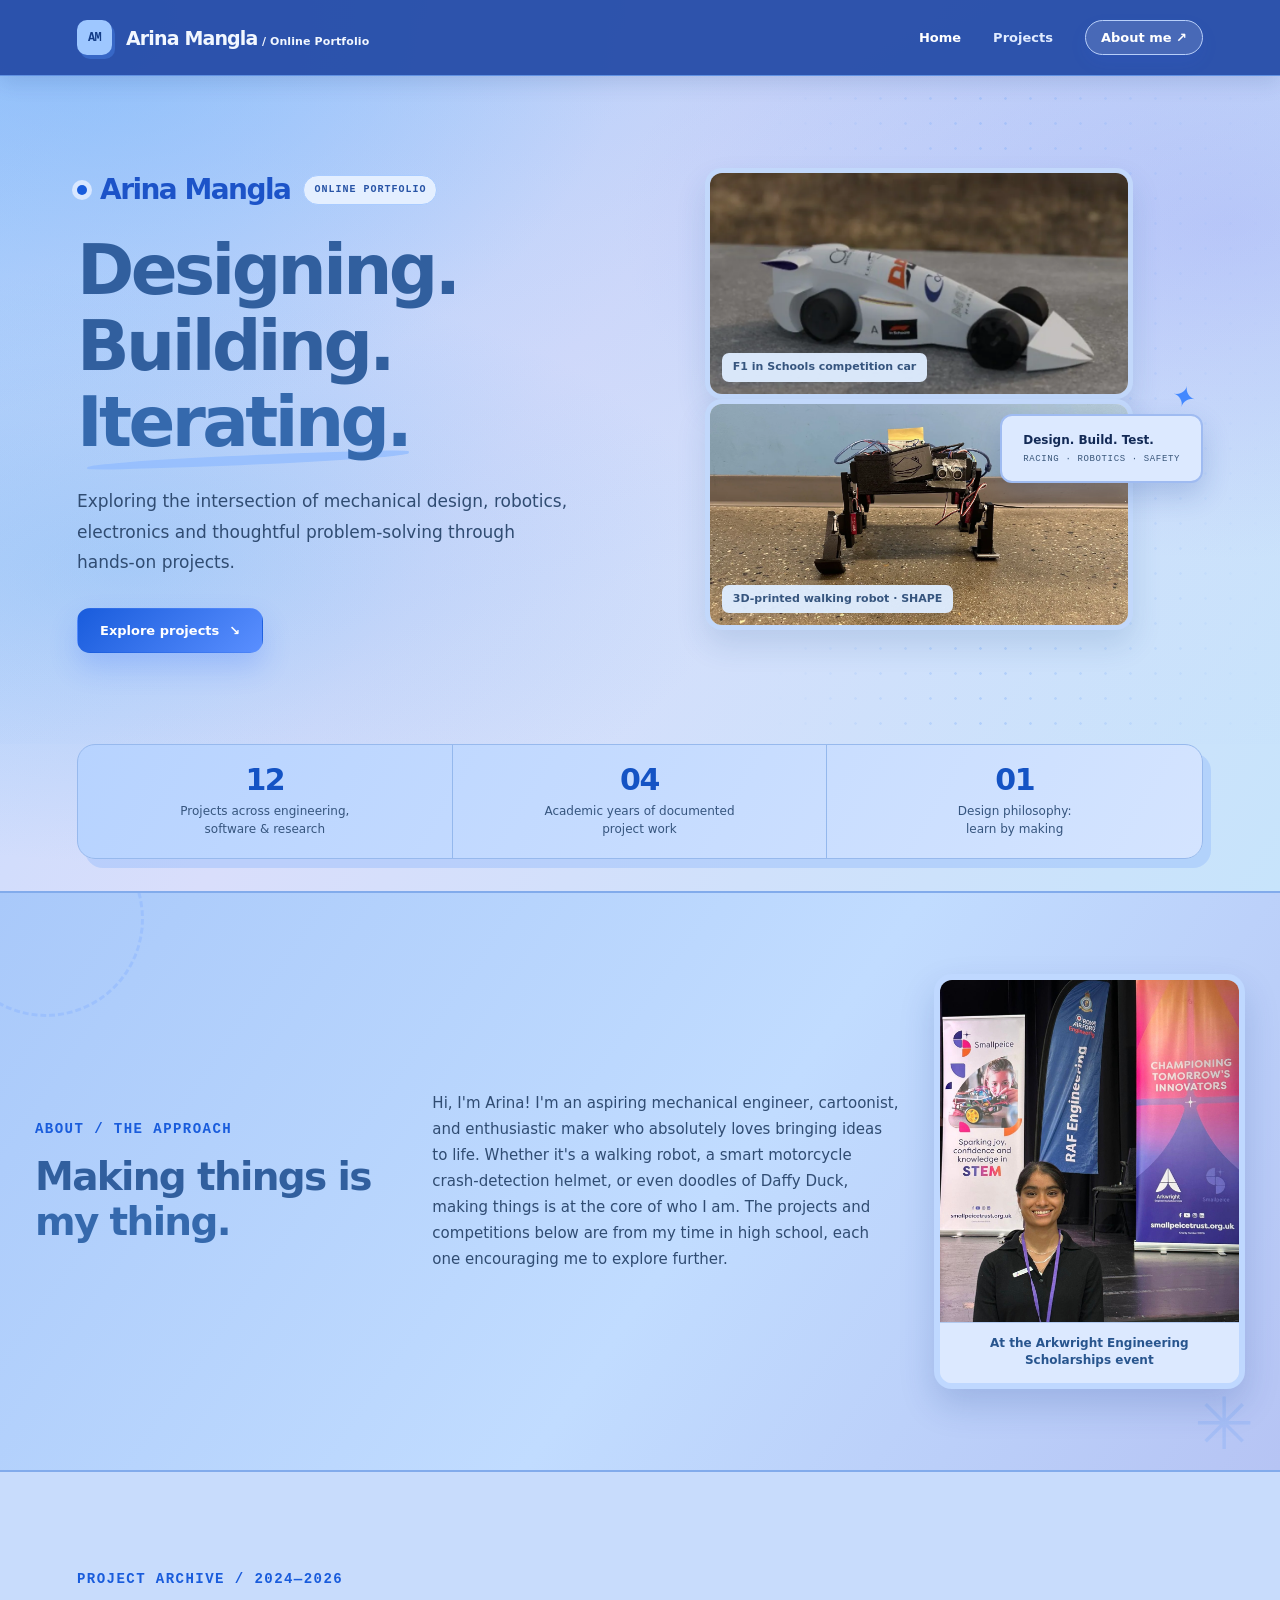
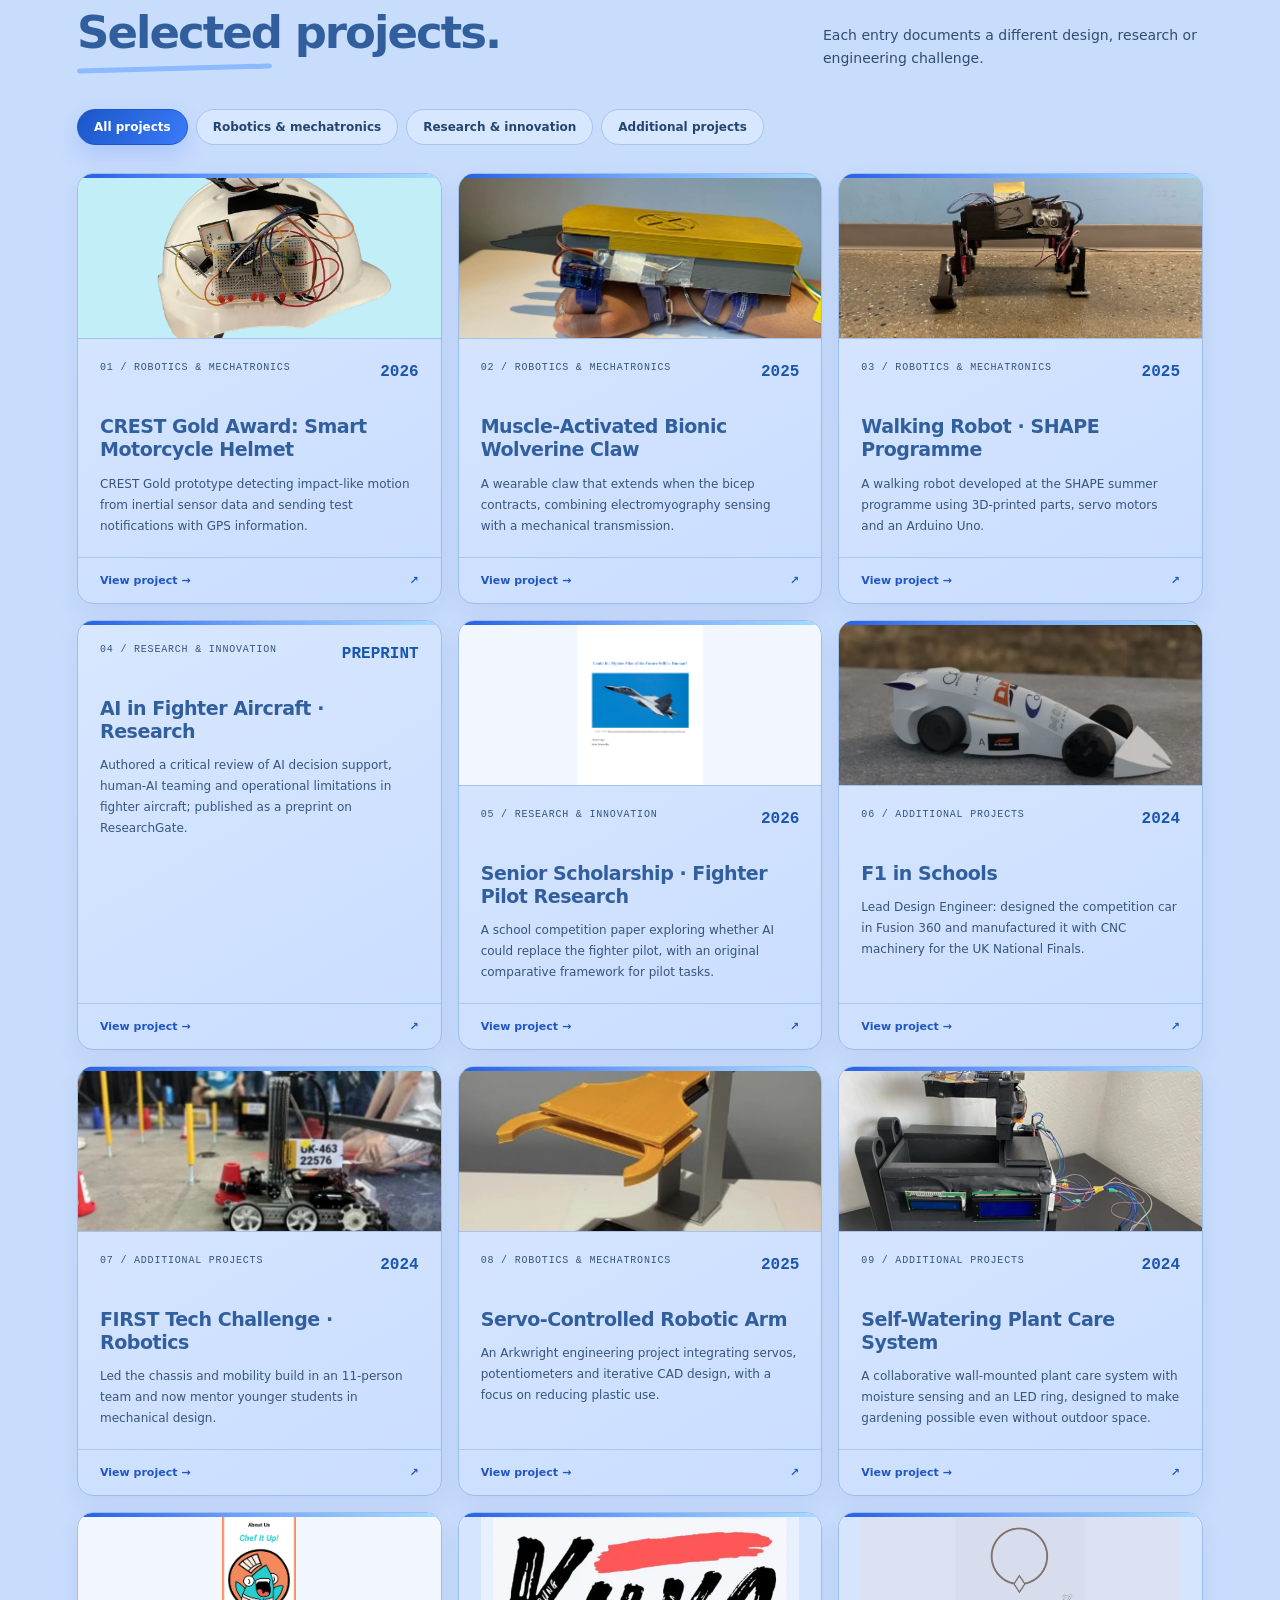
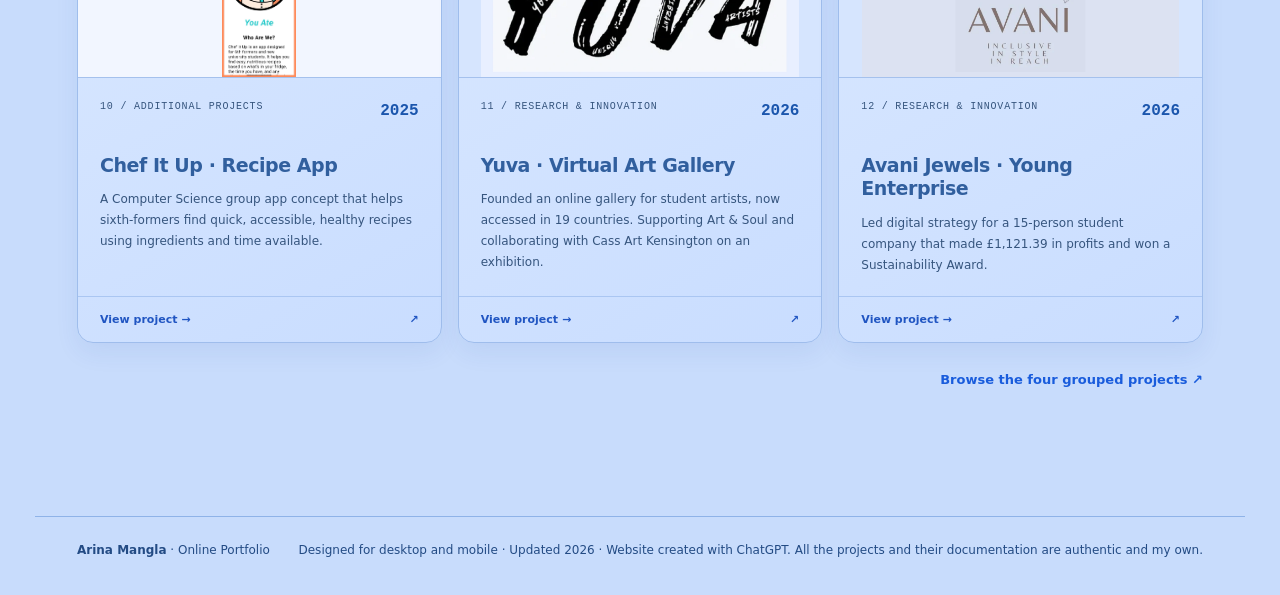
<file: index.html>
<!DOCTYPE html>

<html lang="en"><head><meta charset="utf-8"/><meta content="width=device-width, initial-scale=1" name="viewport"/><meta content="Arina Mangla — online portfolio documenting robotics, engineering design, research, technology and entrepreneurship." name="description"/><meta content="#f4f8ff" name="theme-color"/><title>Arina Mangla | Online Portfolio</title><link href="styles.css" rel="stylesheet"/></head>
<body>
<header class="site-nav"><div class="container nav-inner"><a aria-label="Portfolio homepage" class="brand" href="index.html"><span class="brand-mark" data-short="">AM</span><span><span data-name="">Arina Mangla</span> <span style="color:#a6b1c3">/ Online Portfolio</span></span></a><button aria-controls="navigation" aria-expanded="false" aria-label="Open navigation" class="menu-button" type="button">☰</button><nav class="nav-links" id="navigation"><a class="active" href="index.html">Home</a><a href="#projects">Projects</a><a class="nav-pill" href="#about">About me ↗</a></nav></div></header>
<main>
<section class="hero"><div class="container hero-layout"><div><span class="eyebrow hero-byline"><span class="hero-byline-name">Arina Mangla</span><span class="hero-byline-label">ONLINE PORTFOLIO</span></span><h1>Designing.<br/>Building.<br/><em>Iterating.</em></h1><p class="hero-description" data-intro="">Exploring the intersection of mechanical design, robotics, electronics and thoughtful problem-solving through hands-on projects.</p><div class="hero-ctas"><a class="btn" href="#projects">Explore projects <span aria-hidden="true">↘</span></a></div></div>
<div aria-label="Engineering projects including an F1 in Schools race car and a walking robot" class="hero-art"><div class="hero-cad"><img alt="F1 in Schools competition car" fetchpriority="high" src="assets/f1-car-design.webp"/></div><div class="hero-photo"><img alt="Four-legged 3D-printed walking robot" src="assets/walking-robot-front.webp"/></div><div class="hero-float"><b>Design. Build. Test.</b><small>RACING · ROBOTICS · SAFETY</small></div></div></div></section>
<div class="container"><div class="stats"><div class="stat"><strong>12</strong><span>Projects across engineering,<br/>software &amp; research</span></div><div class="stat"><strong>04</strong><span>Academic years of documented<br/>project work</span></div><div class="stat"><strong>01</strong><span>Design philosophy:<br/>learn by making</span></div></div></div>
<section class="about-band" id="about"><div class="container about-content about-with-photo"><div><span class="section-suptitle">ABOUT / THE APPROACH</span><h2>Making things is <em>my thing.</em></h2></div><div class="about-introduction"><p>Hi, I'm Arina! I'm an aspiring mechanical engineer, cartoonist, and enthusiastic maker who absolutely loves bringing ideas to life. Whether it's a walking robot, a smart motorcycle crash-detection helmet, or even doodles of Daffy Duck, making things is at the core of who I am. The projects and competitions below are from my time in high school, each one encouraging me to explore further.</p></div><figure class="about-photo"><img src="assets/about-arina-arkwright-full.jpg" alt="Arina at an Arkwright Engineering Scholarships event, with RAF Engineering and Smallpeice banners behind her" loading="lazy" width="1179" height="1345"><figcaption class="about-caption">At the Arkwright Engineering Scholarships event</figcaption></figure></div></section><section class="section" id="projects"><div class="container"><div class="section-heading"><div><span class="section-suptitle">PROJECT ARCHIVE / 2024—2026</span><h2>Selected projects.</h2></div><p>Each entry documents a different design, research or engineering challenge.</p></div><div aria-label="Filter projects" class="filter" role="group"><button aria-pressed="true" class="selected" data-filter="all" type="button">All projects</button><button aria-pressed="false" data-filter="Robotics &amp; Mechatronics" type="button">Robotics &amp; mechatronics</button><button aria-pressed="false" data-filter="Research &amp; Innovation" type="button">Research &amp; innovation</button><button aria-pressed="false" data-filter="Additional Projects" type="button">Additional projects</button></div><div class="project-grid" id="project-grid"></div><div style="margin-top:26px;text-align:right"><a class="textlink" href="additional.html">Browse the four grouped projects ↗</a></div></div></section>
</main><footer class="footer"><div class="container footer-row"><span><strong data-name="">Arina Mangla</strong> · Online Portfolio</span><span>Designed for desktop and mobile · Updated 2026 · Website created with ChatGPT. All the projects and their documentation are authentic and my own.</span></div></footer>
<script src="data.js"></script><script src="site.js"></script></body></html>
</file>
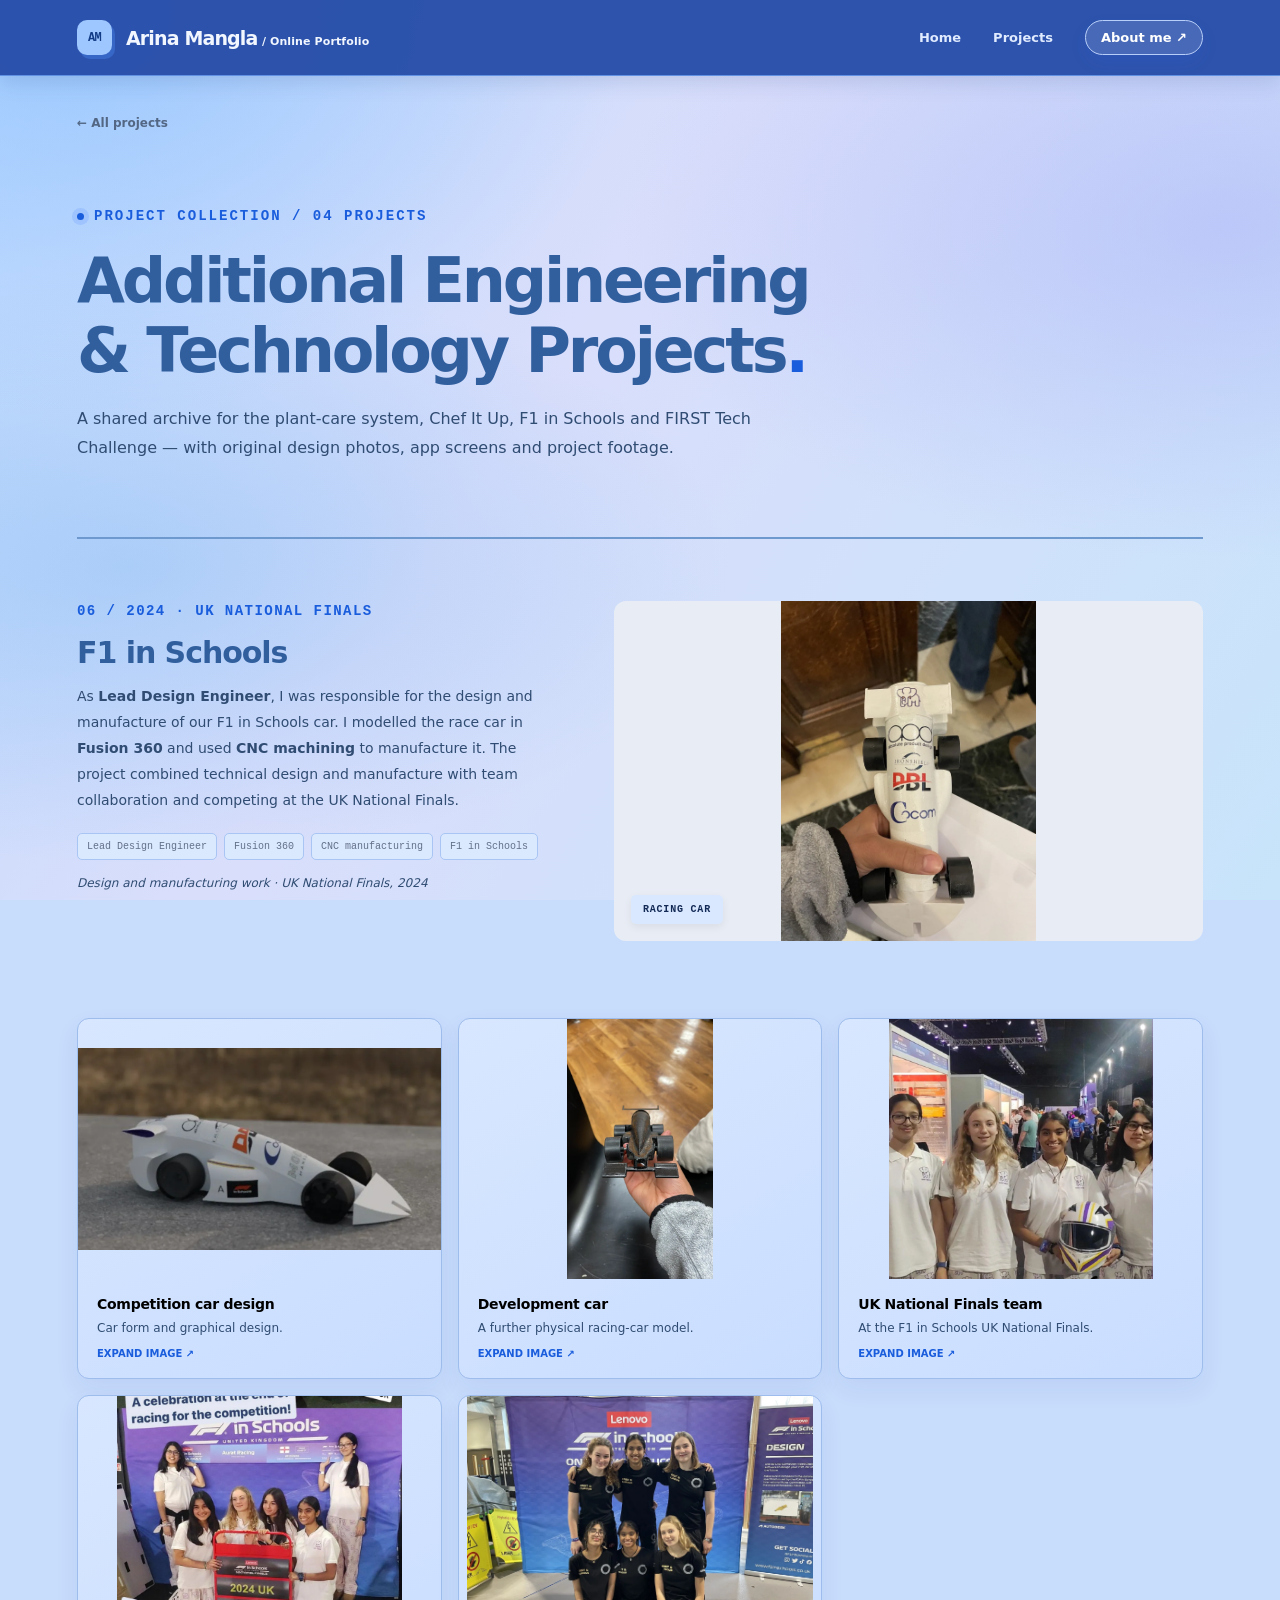
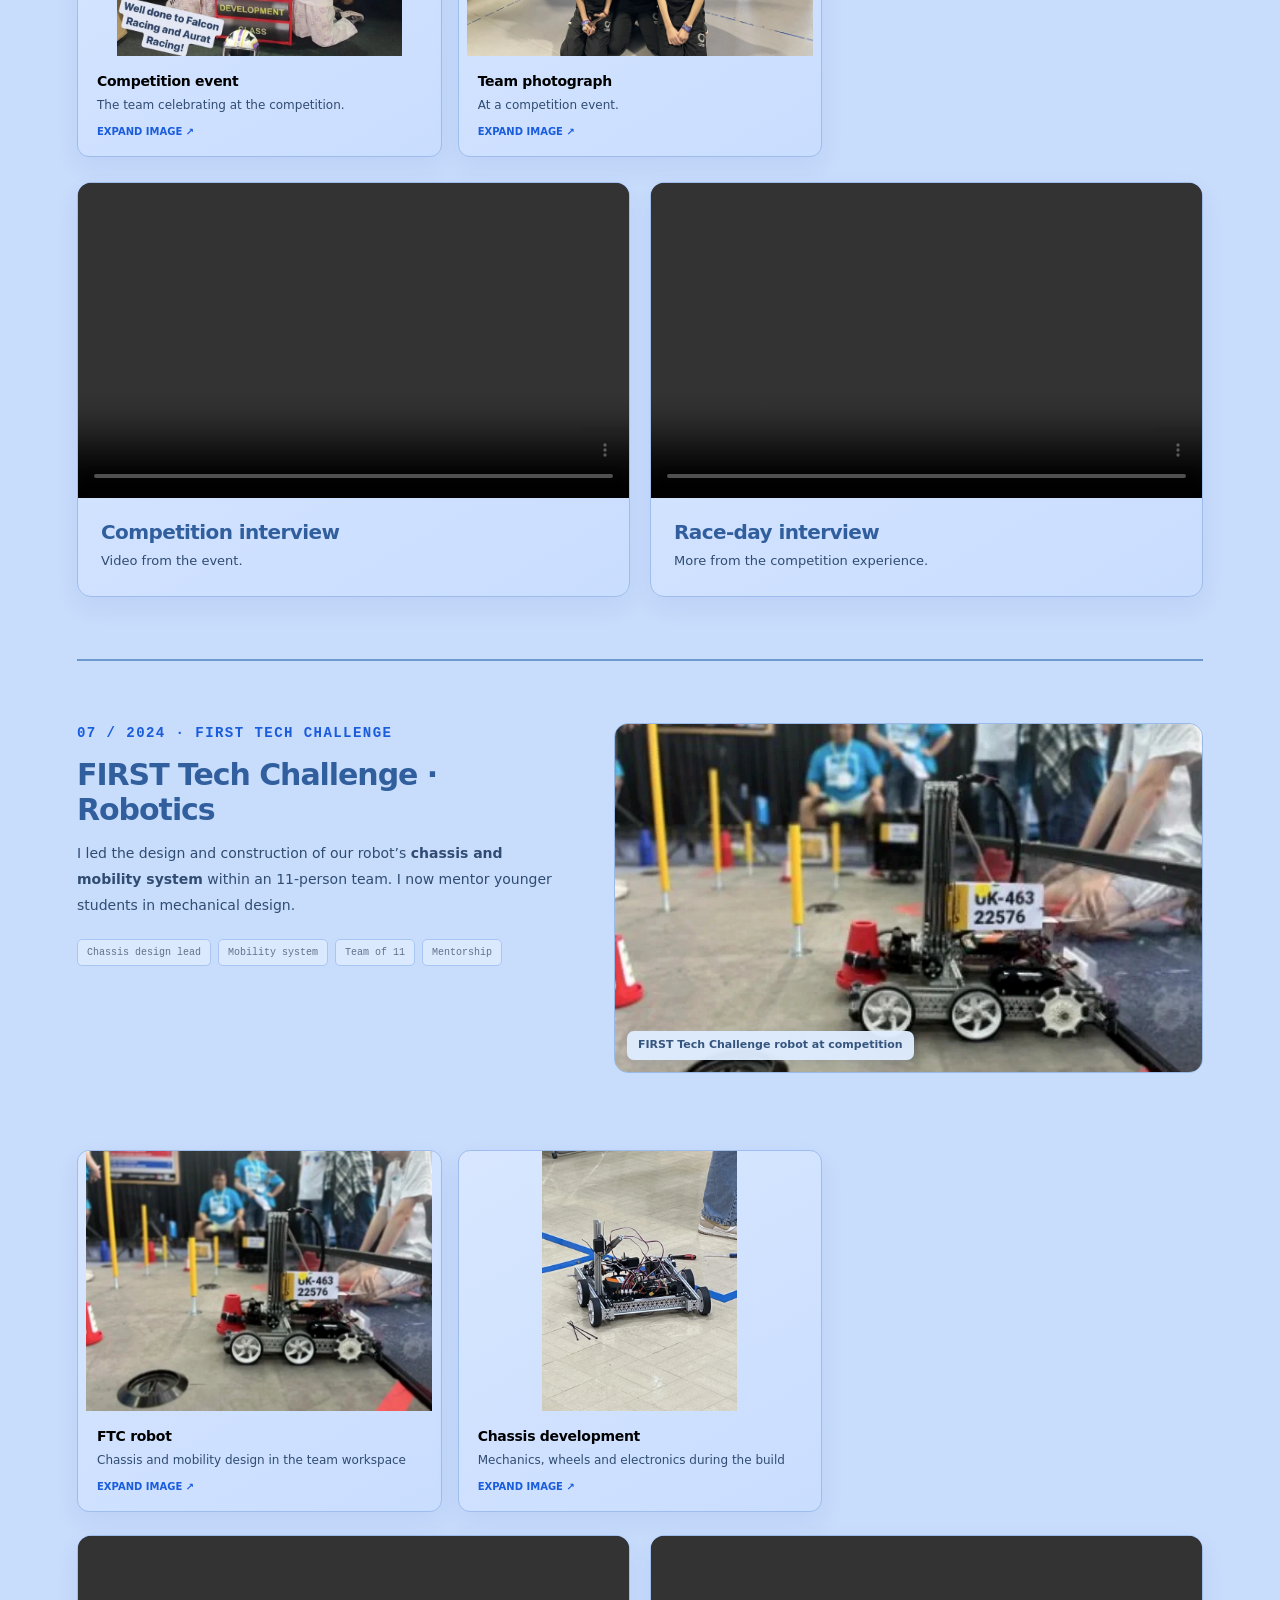
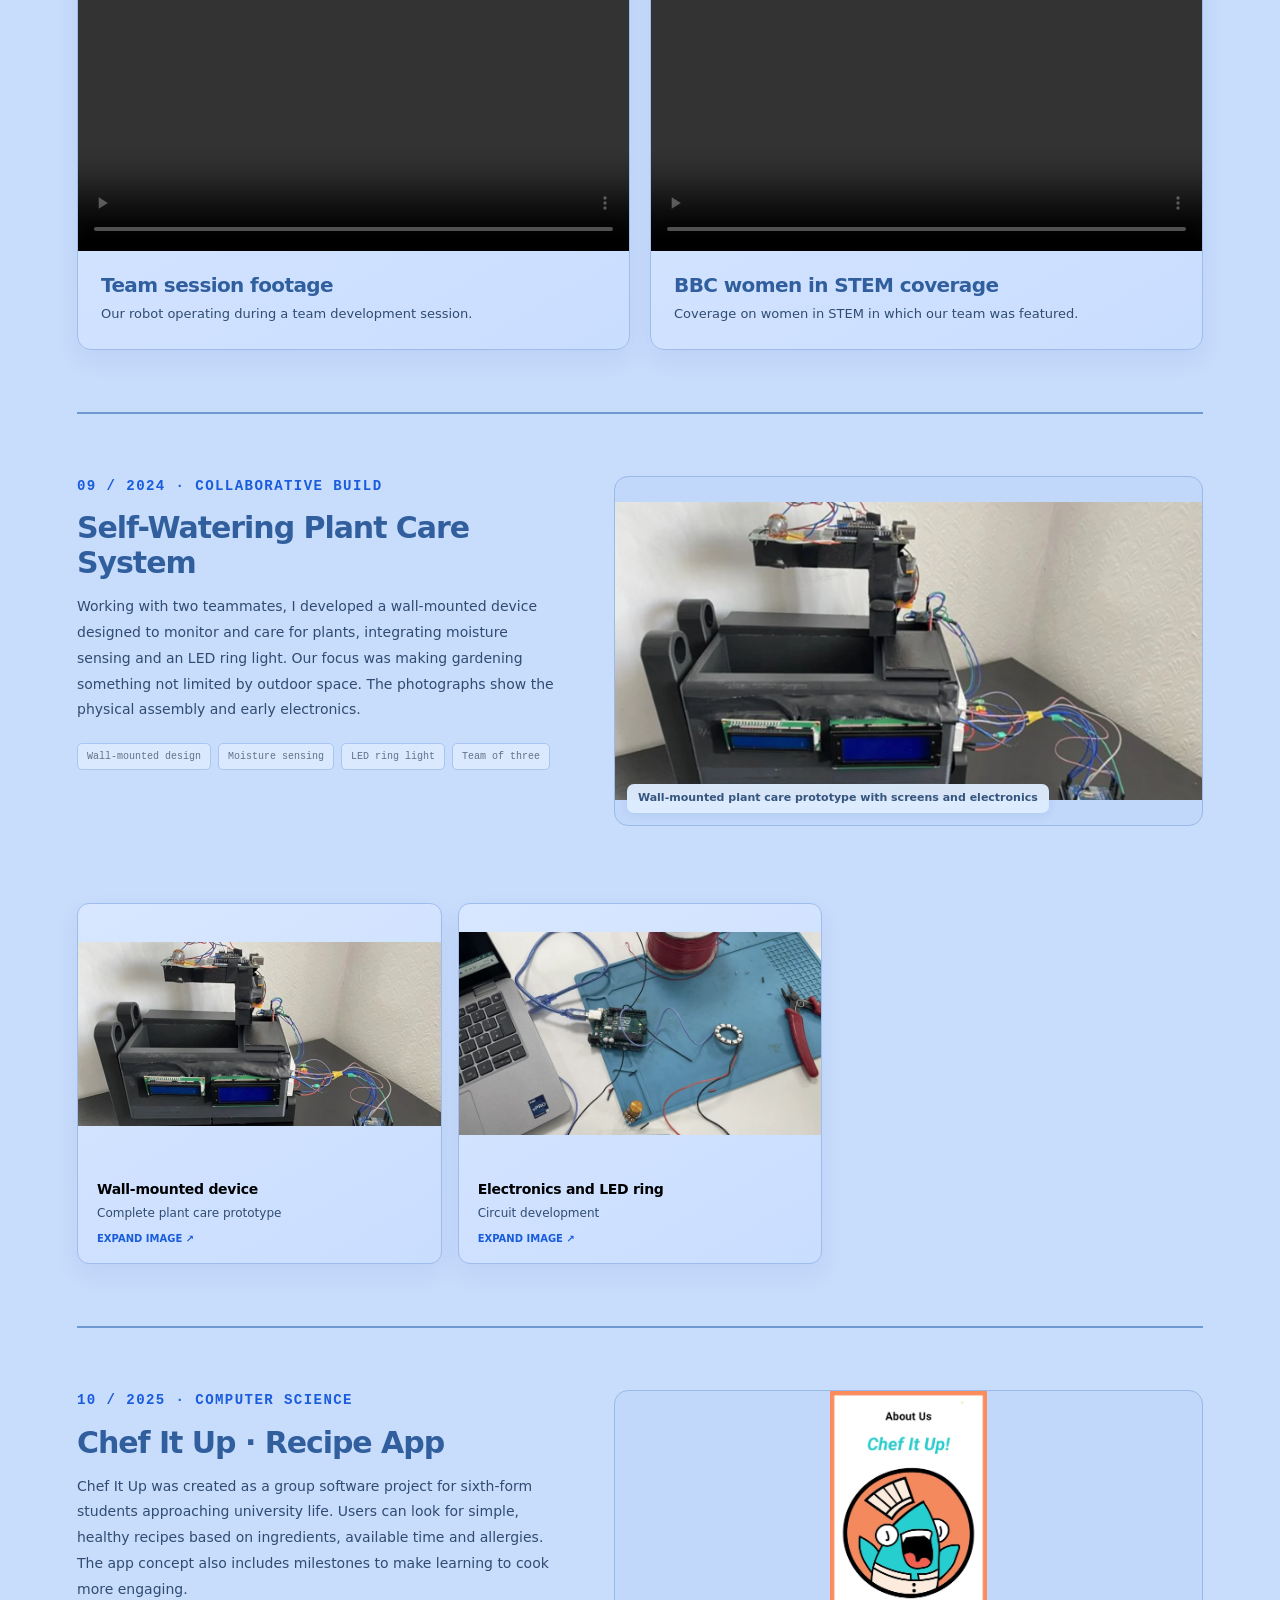
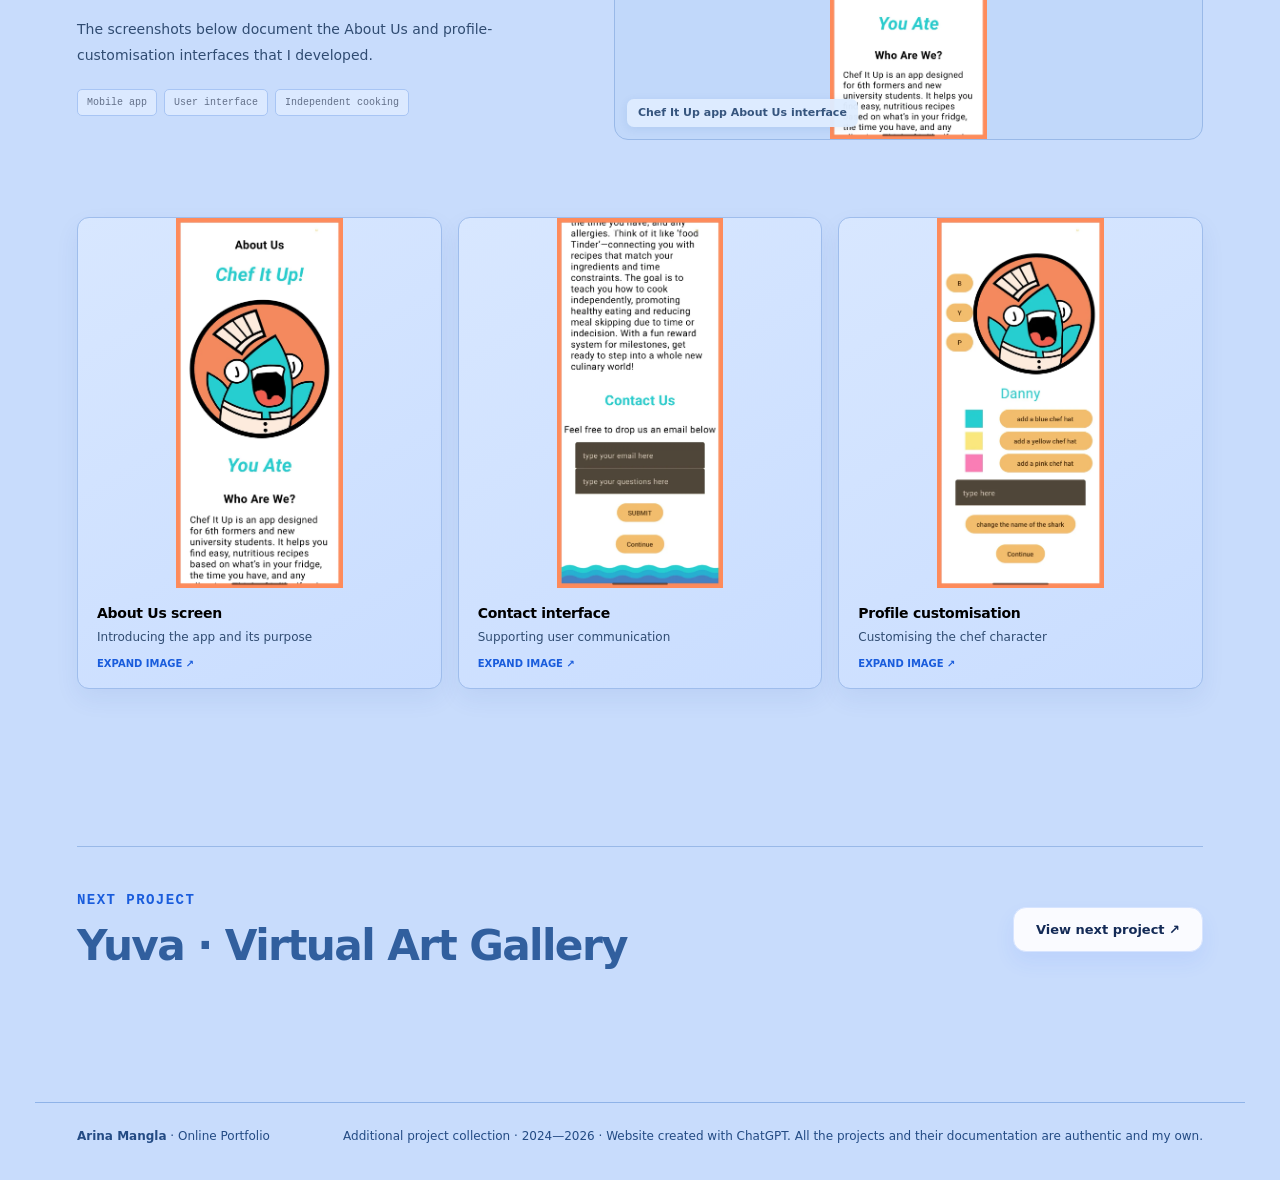
<file: additional.html>
<!DOCTYPE html>

<html lang="en"><head><meta charset="utf-8"/><meta content="width=device-width, initial-scale=1" name="viewport"/><meta content="Additional engineering and technology projects including smart plant pot, Chef It Up, F1 in Schools and FTC." name="description"/><title>Additional Projects | Engineering Portfolio</title><link href="styles.css" rel="stylesheet"/></head><body>
<header class="site-nav"><div class="container nav-inner"><a class="brand" href="index.html"><span class="brand-mark" data-short="">AM</span><span><span data-name="">Arina Mangla</span> <span style="color:#a6b1c3">/ Online Portfolio</span></span></a><button aria-controls="navigation" aria-expanded="false" aria-label="Open navigation" class="menu-button" type="button">☰</button><nav class="nav-links" id="navigation"><a href="index.html">Home</a><a href="index.html#projects">Projects</a><a class="nav-pill" href="index.html#about">About me ↗</a></nav></div></header>
<main class="container"><div class="backline"><a href="index.html#projects">← All projects</a></div><header class="additional-heading"><span class="eyebrow">PROJECT COLLECTION / 04 PROJECTS</span><h1>Additional Engineering<br/>&amp; Technology Projects<span style="color:var(--blue)">.</span></h1><p>A shared archive for the plant-care system, Chef It Up, F1 in Schools and FIRST Tech Challenge — with original design photos, app screens and project footage.</p></header><div id="additional-list"></div></main>
<footer class="footer"><div class="container footer-row"><span><strong data-name="">Arina Mangla</strong> · Online Portfolio</span><span>Additional project collection · 2024—2026 · Website created with ChatGPT. All the projects and their documentation are authentic and my own. </span></div></footer><script src="data.js"></script><script src="site.js"></script></body></html>
</file>
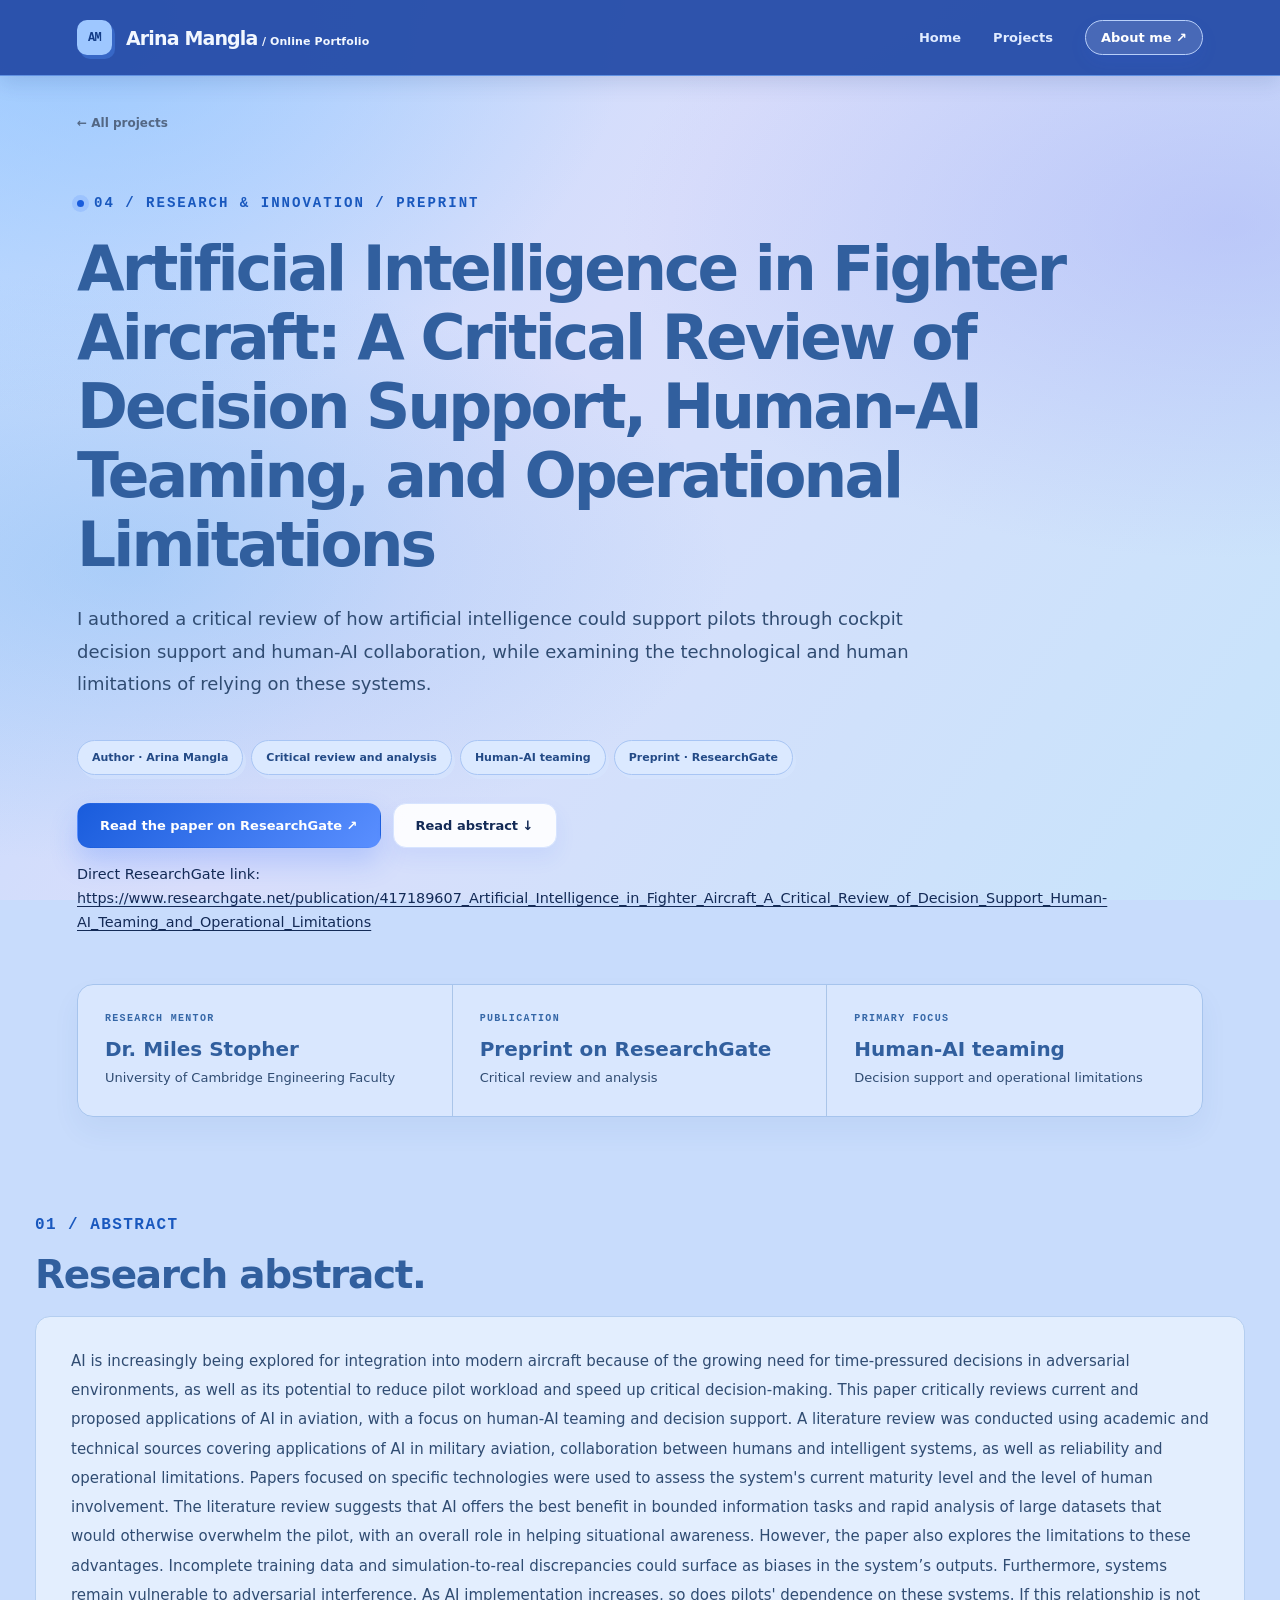
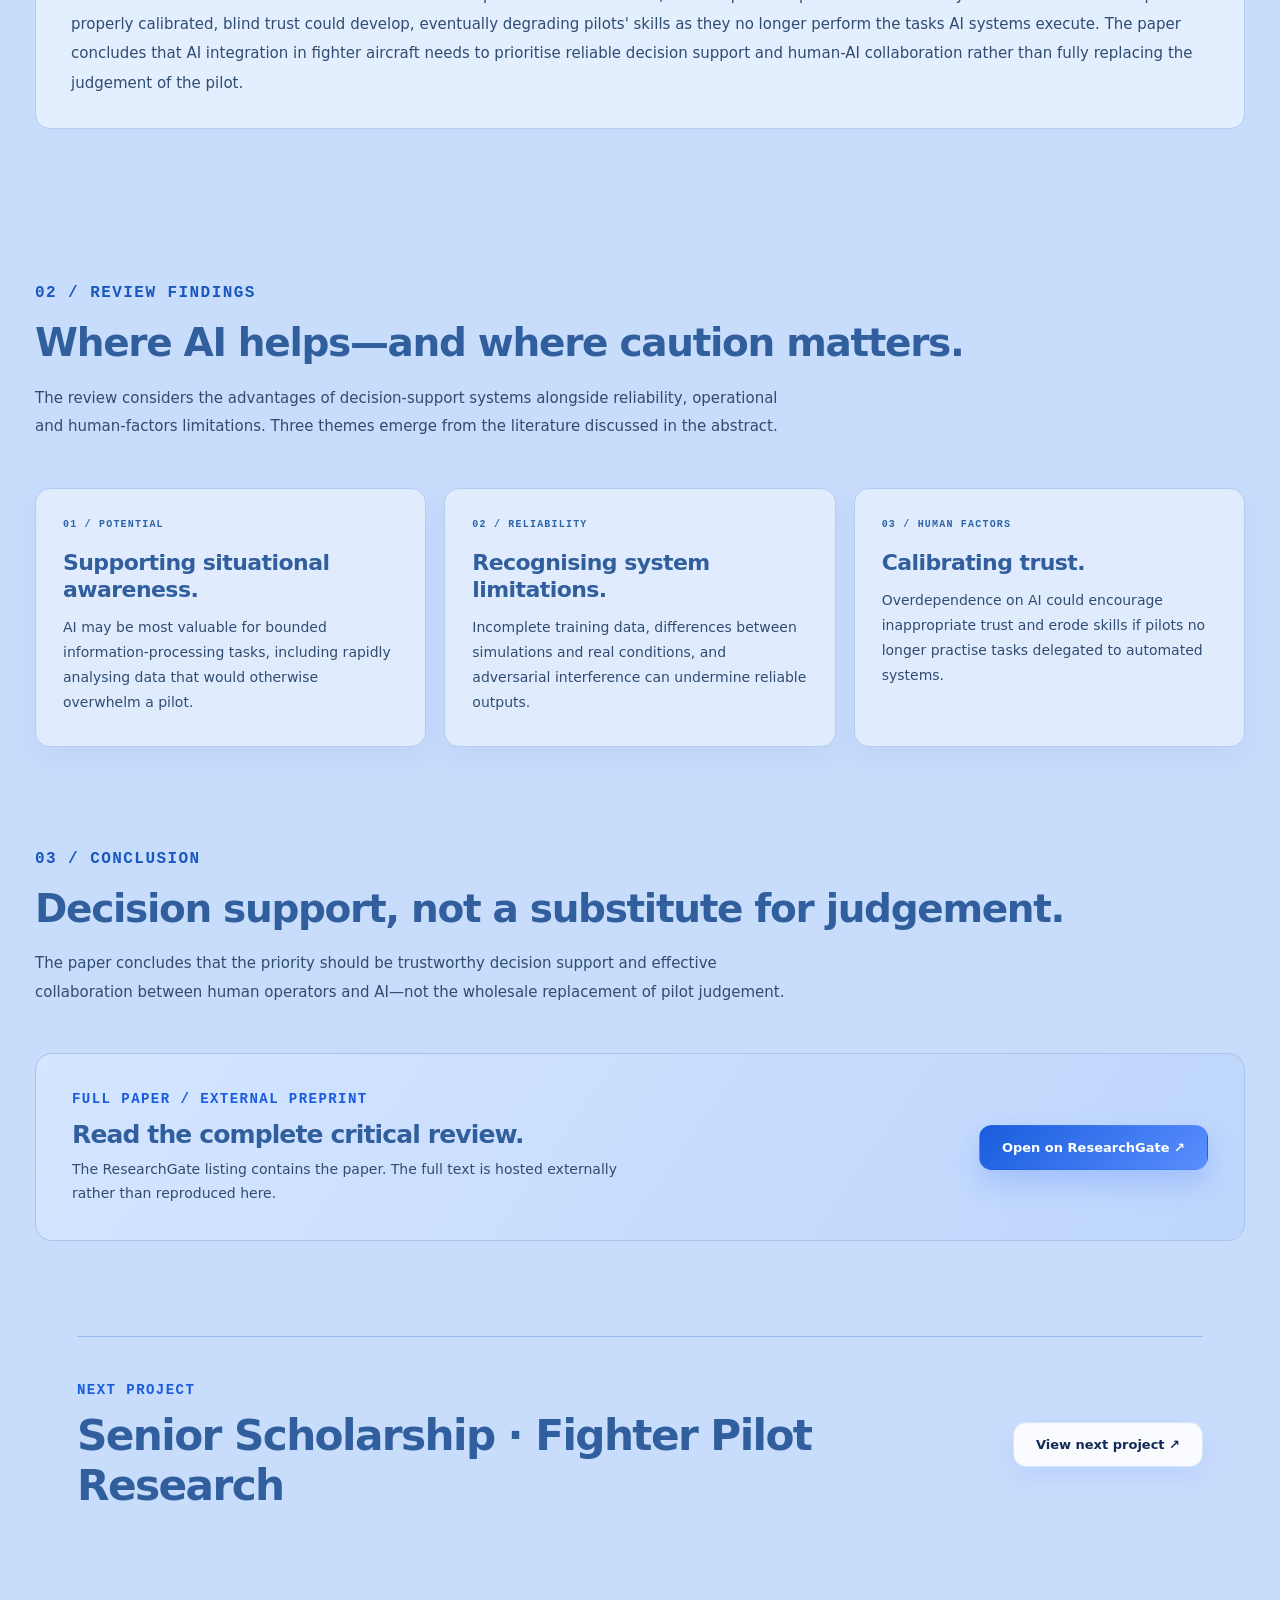
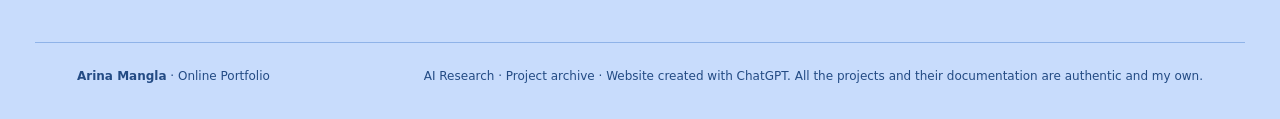
<file: ai-research.html>
<!DOCTYPE html>
<html lang="en">
<head>
<meta charset="utf-8"/>
<meta name="viewport" content="width=device-width, initial-scale=1"/>
<meta name="theme-color" content="#b7d4fb"/>
<meta name="description" content="Arina Mangla's review of AI decision support, human-AI teaming and operational limitations in military aviation, published as a preprint on ResearchGate."/>
<title>AI in Fighter Aircraft · Research | Arina Mangla</title>
<link href="styles.css" rel="stylesheet"/>
</head>
<body>
<header class="site-nav"><div class="container nav-inner"><a aria-label="Portfolio homepage" class="brand" href="index.html"><span class="brand-mark" data-short>AM</span><span><span data-name>Arina Mangla</span> <span style="color:#a6b1c3">/ Online Portfolio</span></span></a><button class="menu-button" type="button" aria-expanded="false" aria-controls="navigation" aria-label="Open navigation">☰</button><nav class="nav-links" id="navigation"><a href="index.html">Home</a><a href="index.html#projects">Projects</a><a class="nav-pill" href="index.html#about">About me ↗</a></nav></div></header>
<main>
<div class="container backline"><a href="index.html#projects">← All projects</a></div>
<section class="detail-hero research-hero"><div class="container">
<span class="eyebrow">04 / RESEARCH &amp; INNOVATION / PREPRINT</span>
<h1>Artificial Intelligence in Fighter Aircraft: A Critical Review of Decision Support, Human-AI Teaming, and Operational Limitations</h1>
<p class="lead">I authored a critical review of how artificial intelligence could support pilots through cockpit decision support and human-AI collaboration, while examining the technological and human limitations of relying on these systems.</p>
<div class="detail-facts"><span>Author · Arina Mangla</span><span>Critical review and analysis</span><span>Human-AI teaming</span><span>Preprint · ResearchGate</span></div>
<div class="research-actions"><a class="btn" href="https://www.researchgate.net/publication/417189607_Artificial_Intelligence_in_Fighter_Aircraft_A_Critical_Review_of_Decision_Support_Human-AI_Teaming_and_Operational_Limitations" target="_blank" rel="noopener noreferrer">Read the paper on ResearchGate ↗</a><a class="btn secondary" href="#abstract">Read abstract ↓</a></div>
<p style="font-size:0.9rem;line-height:1.7;margin:14px 0 0;overflow-wrap:anywhere;word-break:break-word;">Direct ResearchGate link: <a href="https://www.researchgate.net/publication/417189607_Artificial_Intelligence_in_Fighter_Aircraft_A_Critical_Review_of_Decision_Support_Human-AI_Teaming_and_Operational_Limitations" target="_blank" rel="noopener noreferrer" style="color:inherit;text-decoration:underline;text-underline-offset:3px;overflow-wrap:anywhere;">https://www.researchgate.net/publication/417189607_Artificial_Intelligence_in_Fighter_Aircraft_A_Critical_Review_of_Decision_Support_Human-AI_Teaming_and_Operational_Limitations</a></p>
</div></section>
<div class="container"><div class="research-credits" aria-label="Research and publication details">
<div><small>RESEARCH MENTOR</small><strong>Dr. Miles Stopher</strong><span>University of Cambridge Engineering Faculty</span></div>
<div><small>PUBLICATION</small><strong>Preprint on ResearchGate</strong><span>Critical review and analysis</span></div>
<div><small>PRIMARY FOCUS</small><strong>Human-AI teaming</strong><span>Decision support and operational limitations</span></div>
</div></div>
<section class="case-section container research-abstract-section" id="abstract">
<div class="chapter"><div class="chapter-index">01 / ABSTRACT</div><div class="chapter-text"><h2>Research abstract.</h2><div class="research-abstract"><p>AI is increasingly being explored for integration into modern aircraft because of the growing need for time-pressured decisions in adversarial environments, as well as its potential to reduce pilot workload and speed up critical decision-making. This paper critically reviews current and proposed applications of AI in aviation, with a focus on human-AI teaming and decision support. A literature review was conducted using academic and technical sources covering applications of AI in military aviation, collaboration between humans and intelligent systems, as well as reliability and operational limitations. Papers focused on specific technologies were used to assess the system&#x27;s current maturity level and the level of human involvement. The literature review suggests that AI offers the best benefit in bounded information tasks and rapid analysis of large datasets that would otherwise overwhelm the pilot, with an overall role in helping situational awareness. However, the paper also explores the limitations to these advantages. Incomplete training data and simulation-to-real discrepancies could surface as biases in the system’s outputs. Furthermore, systems remain vulnerable to adversarial interference. As AI implementation increases, so does pilots&#x27; dependence on these systems. If this relationship is not properly calibrated, blind trust could develop, eventually degrading pilots&#x27; skills as they no longer perform the tasks AI systems execute. The paper concludes that AI integration in fighter aircraft needs to prioritise reliable decision support and human-AI collaboration rather than fully replacing the judgement of the pilot.</p></div></div></div>
</section>
<section class="case-section container research-findings-section" id="findings">
<div class="chapter"><div class="chapter-index">02 / REVIEW FINDINGS</div><div class="chapter-text"><h2>Where AI helps—and where caution matters.</h2><p>The review considers the advantages of decision-support systems alongside reliability, operational and human-factors limitations. Three themes emerge from the literature discussed in the abstract.</p></div></div>
<div class="research-insight-grid">
<article class="research-insight"><span class="research-insight-number">01 / POTENTIAL</span><h3>Supporting situational awareness.</h3><p>AI may be most valuable for bounded information-processing tasks, including rapidly analysing data that would otherwise overwhelm a pilot.</p></article>
<article class="research-insight"><span class="research-insight-number">02 / RELIABILITY</span><h3>Recognising system limitations.</h3><p>Incomplete training data, differences between simulations and real conditions, and adversarial interference can undermine reliable outputs.</p></article>
<article class="research-insight"><span class="research-insight-number">03 / HUMAN FACTORS</span><h3>Calibrating trust.</h3><p>Overdependence on AI could encourage inappropriate trust and erode skills if pilots no longer practise tasks delegated to automated systems.</p></article>
</div>
</section>
<section class="case-section container research-conclusion-section">
<div class="chapter"><div class="chapter-index">03 / CONCLUSION</div><div class="chapter-text"><h2>Decision support, not a substitute for judgement.</h2><p>The paper concludes that the priority should be trustworthy decision support and effective collaboration between human operators and AI—not the wholesale replacement of pilot judgement.</p></div></div>
<div class="research-paper-link"><div><span class="section-suptitle">FULL PAPER / EXTERNAL PREPRINT</span><h3>Read the complete critical review.</h3><p>The ResearchGate listing contains the paper. The full text is hosted externally rather than reproduced here.</p></div><a class="btn" href="https://www.researchgate.net/publication/417189607_Artificial_Intelligence_in_Fighter_Aircraft_A_Critical_Review_of_Decision_Support_Human-AI_Teaming_and_Operational_Limitations" target="_blank" rel="noopener noreferrer">Open on ResearchGate ↗</a></div>
</section>
<div class="container"><div class="next-section"><div><span class="section-suptitle">NEXT PROJECT</span><h3>Senior Scholarship · Fighter Pilot Research</h3></div><a class="btn secondary" href="senior-scholarship.html">View next project ↗</a></div></div>
</main>
<footer class="footer"><div class="container footer-row"><span><strong data-name>Arina Mangla</strong> · Online Portfolio</span><span>AI Research · Project archive · Website created with ChatGPT. All the projects and their documentation are authentic and my own.</span></div></footer>
<script src="data.js"></script><script src="site.js"></script>
</body></html>
</file>
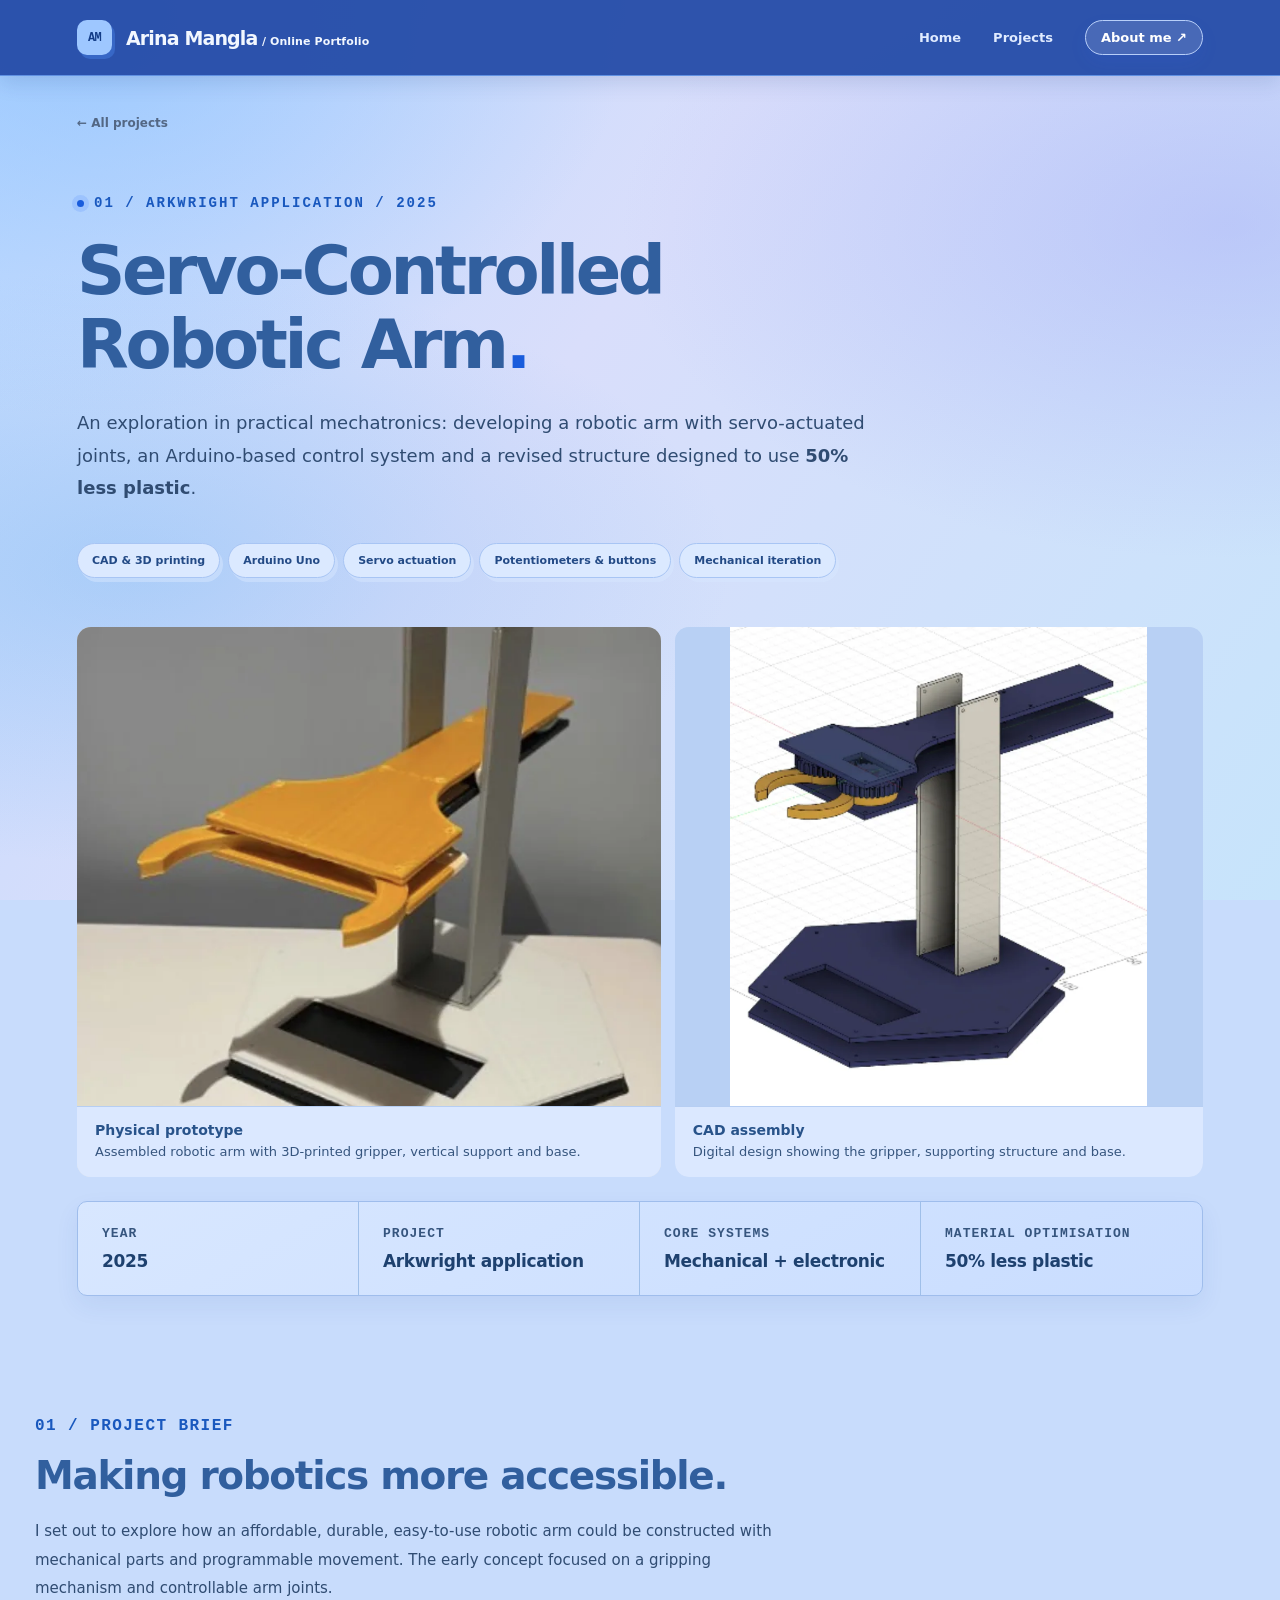
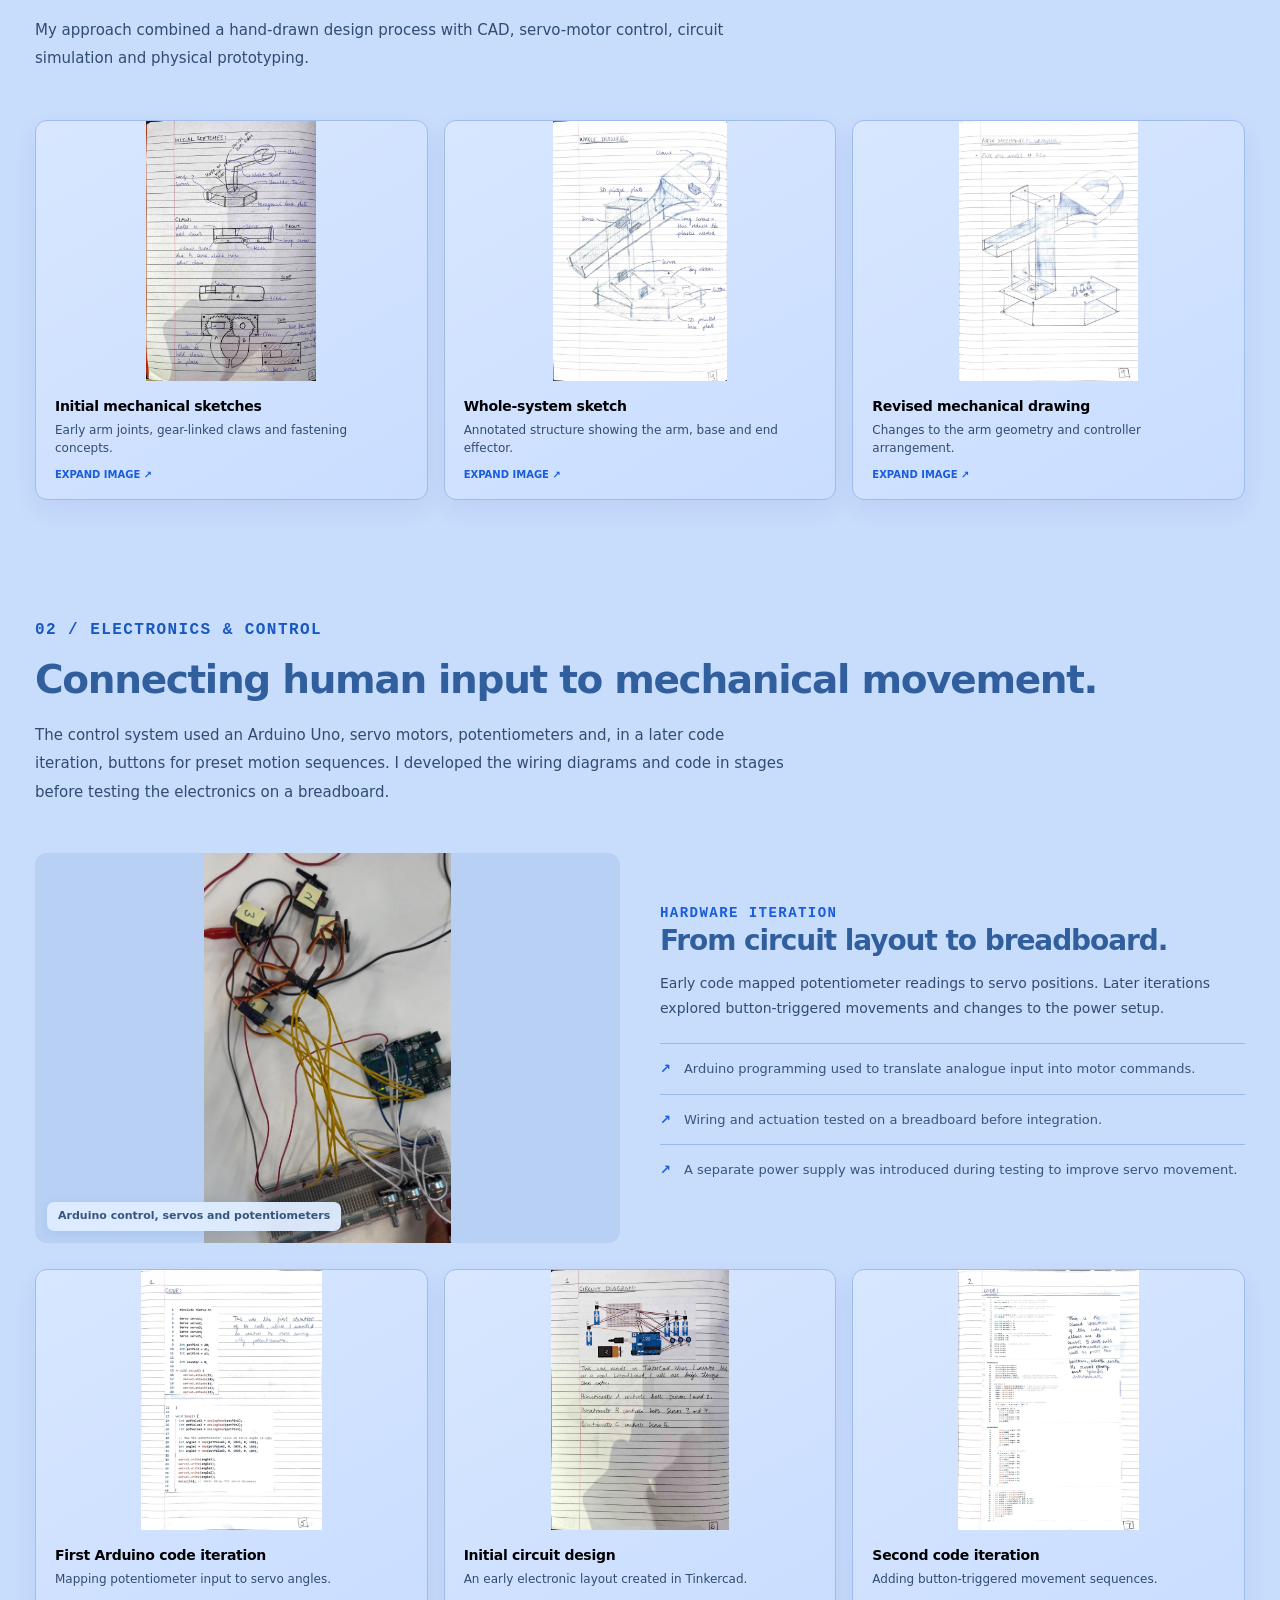
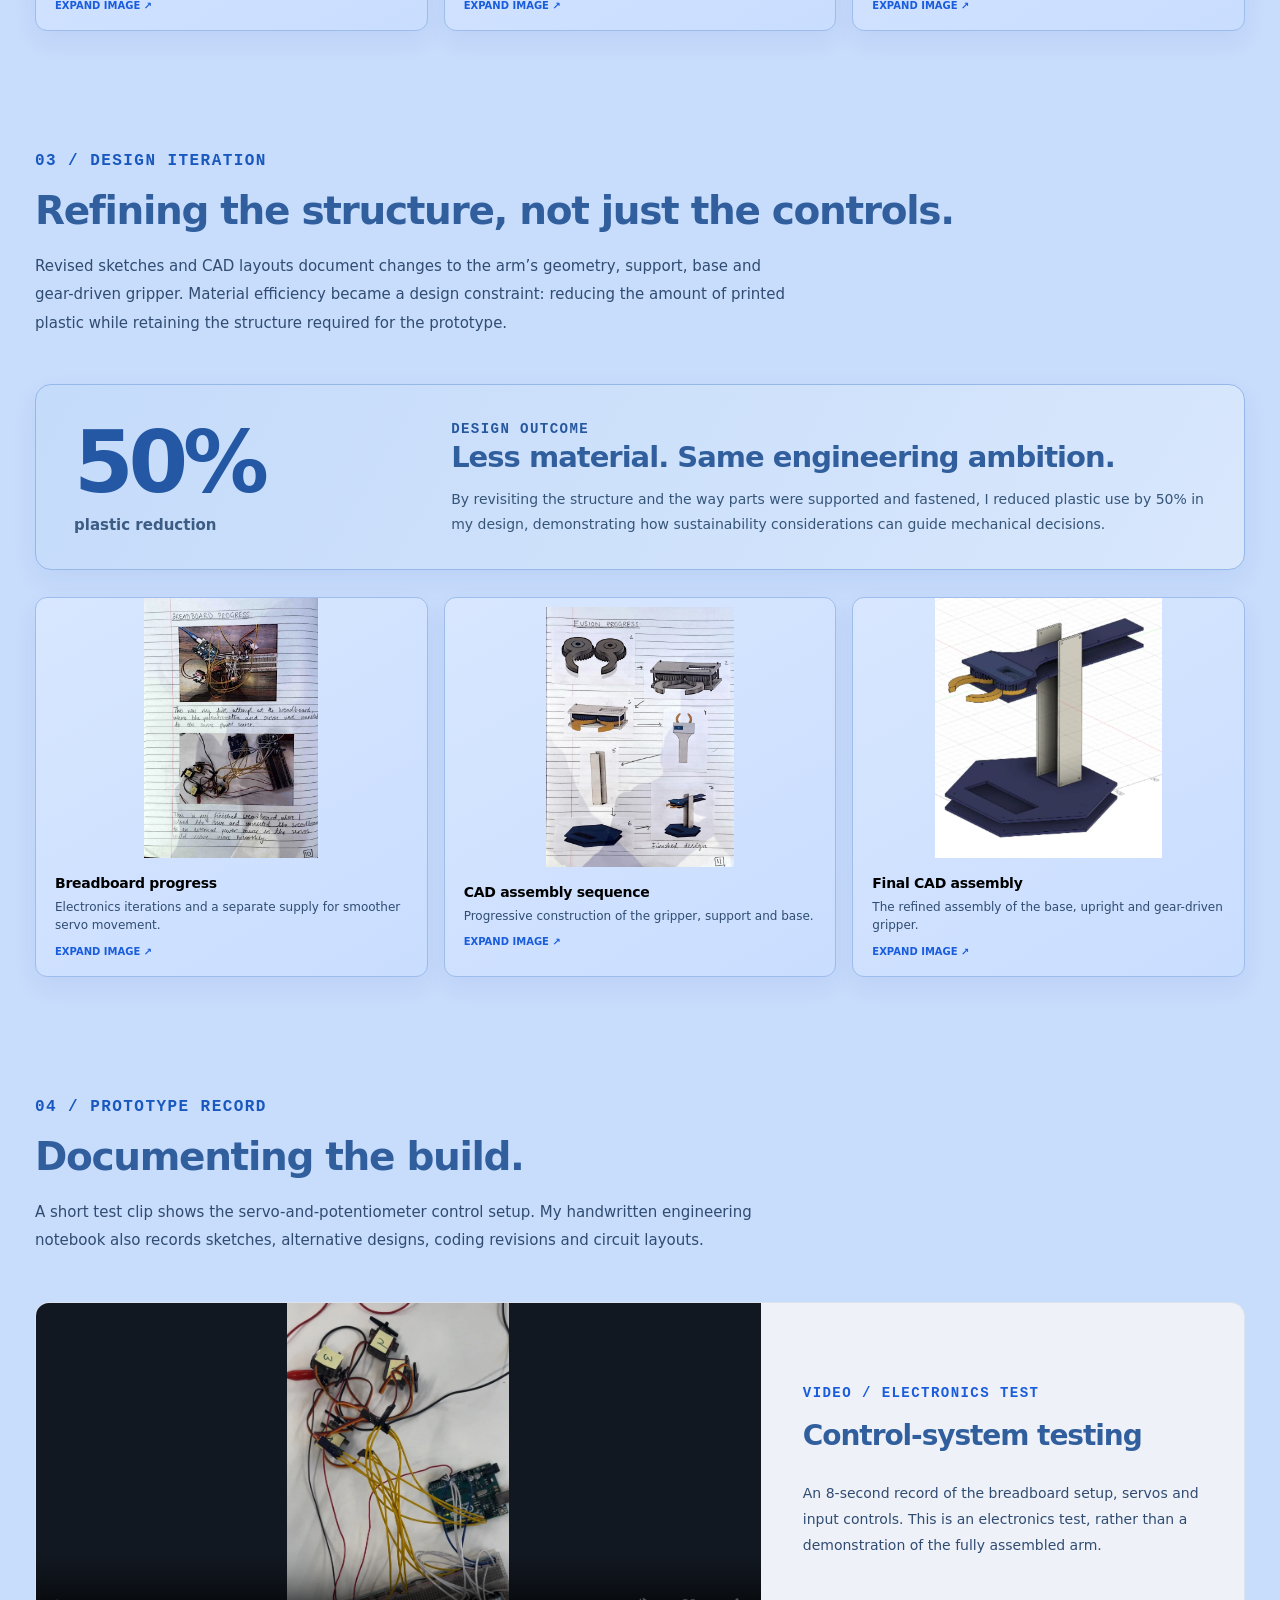
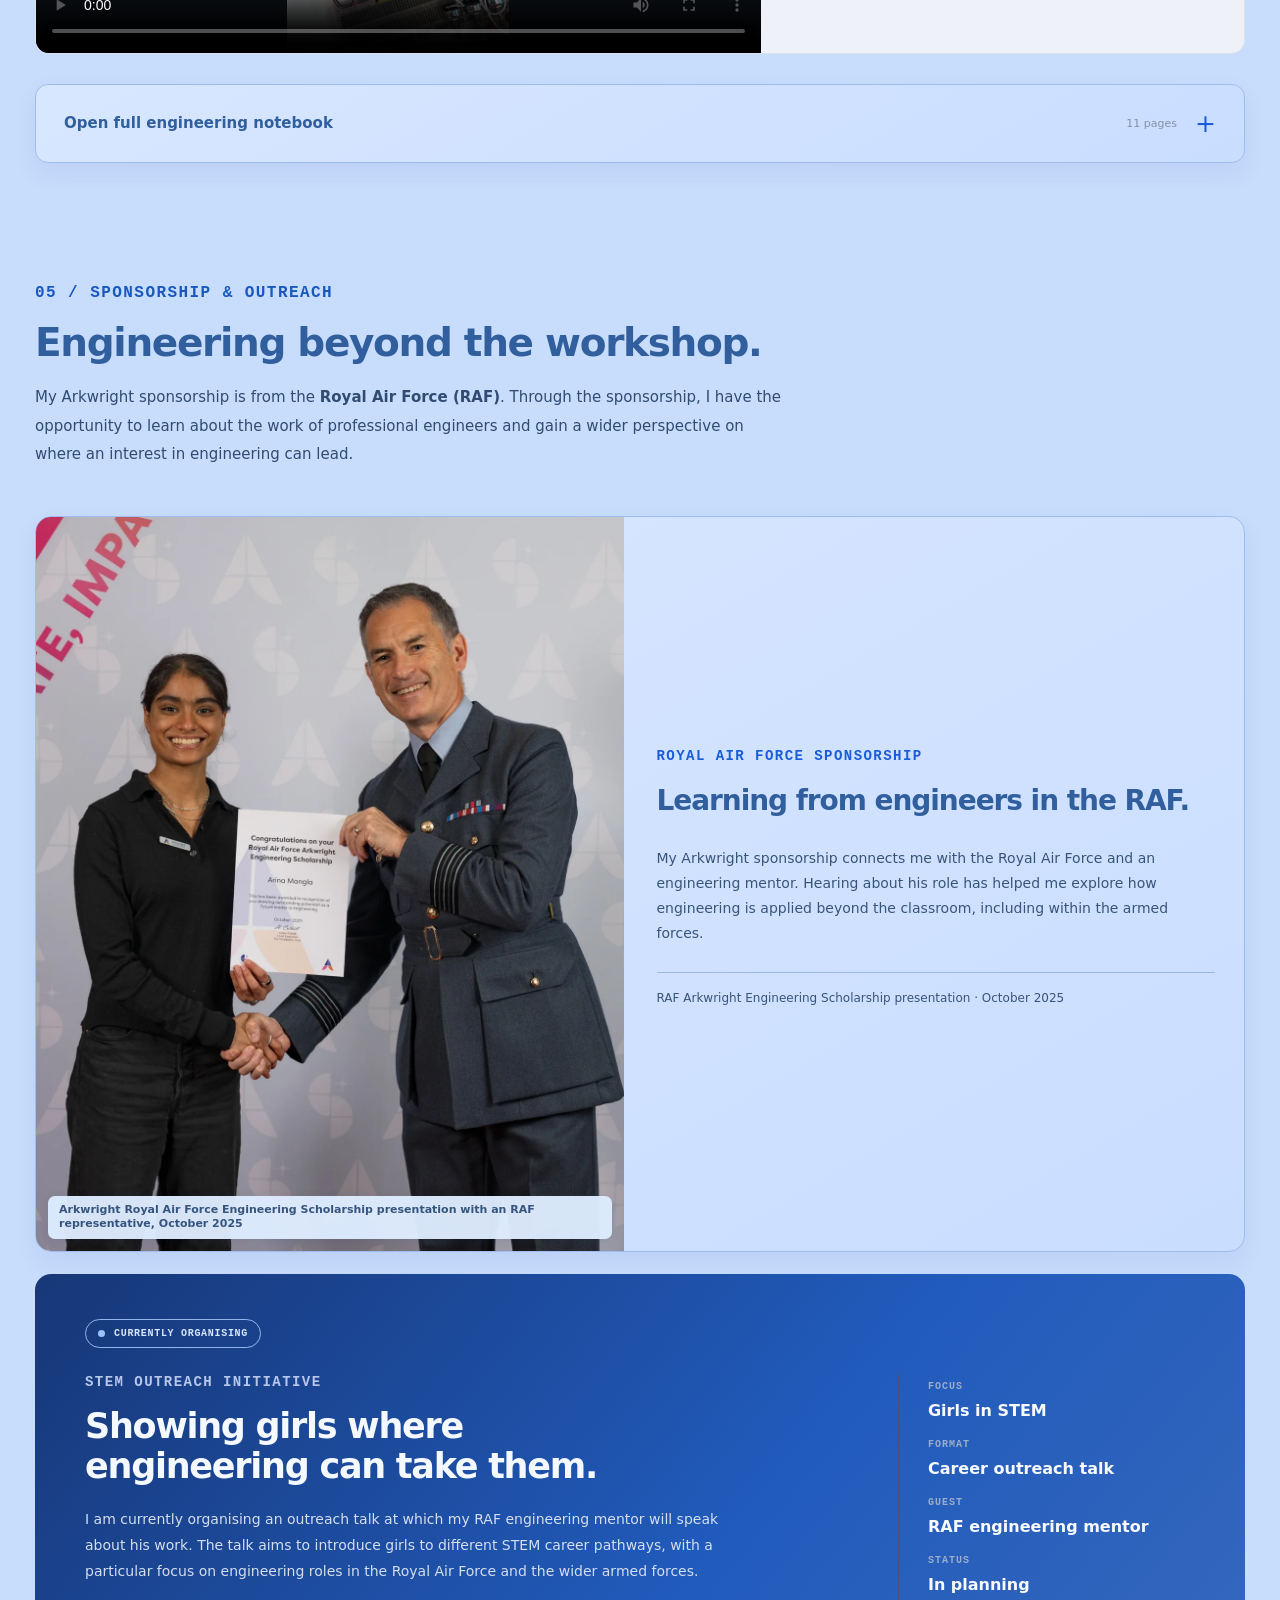
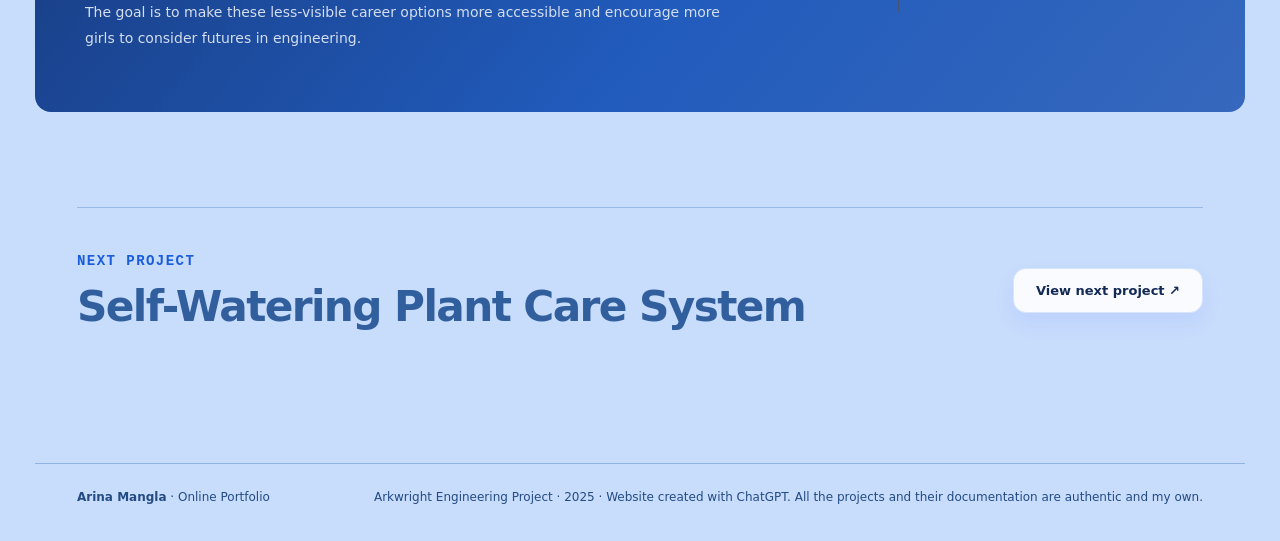
<file: arkwright.html>
<!DOCTYPE html>

<html lang="en"><head><meta charset="utf-8"/><meta content="width=device-width, initial-scale=1" name="viewport"/><meta content="An engineering project of a servo-controlled robotic arm, from initial sketches to CAD, circuitry and prototype." name="description"/><meta content="#f8f9fc" name="theme-color"/><title>Robotic Arm | Engineering Portfolio</title><link href="styles.css" rel="stylesheet"/></head><body>
<header class="site-nav"><div class="container nav-inner"><a class="brand" href="index.html"><span class="brand-mark" data-short="">AM</span><span><span data-name="">Arina Mangla</span> <span style="color:#a6b1c3">/ Online Portfolio</span></span></a><button aria-controls="navigation" aria-expanded="false" aria-label="Open navigation" class="menu-button" type="button">☰</button><nav class="nav-links" id="navigation"><a href="index.html">Home</a><a href="index.html#projects">Projects</a><a class="nav-pill" href="index.html#about">About me ↗</a></nav></div></header>
<main>
<div class="container backline"><a href="index.html#projects">← All projects</a></div>
<section class="detail-hero"><div class="container"><span class="eyebrow">01 / ARKWRIGHT APPLICATION / 2025</span><h1>Servo-Controlled<br/>Robotic Arm<span style="color:var(--blue)">.</span></h1><p class="lead">An exploration in practical mechatronics: developing a robotic arm with servo-actuated joints, an Arduino-based control system and a revised structure designed to use <strong>50% less plastic</strong>.</p><div class="detail-facts"><span>CAD &amp; 3D printing</span><span>Arduino Uno</span><span>Servo actuation</span><span>Potentiometers &amp; buttons</span><span>Mechanical iteration</span></div></div></section>
<section class="container"><div class="split-visual arkwright-hero-gallery">
  <figure class="visual large">
    <div class="arkwright-visual-image"><img alt="Photograph of assembled robotic arm with yellow gripper" fetchpriority="high" src="assets/arkwright-prototype.webp"/></div>
    <figcaption class="arkwright-visual-caption"><strong>Physical prototype</strong><span>Assembled robotic arm with 3D-printed gripper, vertical support and base.</span></figcaption>
  </figure>
  <figure class="visual small">
    <div class="arkwright-visual-image"><img alt="Fusion CAD assembly with a yellow gripper, vertical support and base" src="assets/arkwright-cad.webp"/></div>
    <figcaption class="arkwright-visual-caption"><strong>CAD assembly</strong><span>Digital design showing the gripper, supporting structure and base.</span></figcaption>
  </figure>
</div><div class="case-strip"><div><small>Year</small><b>2025</b></div><div><small>Project</small><b>Arkwright application</b></div><div><small>Core systems</small><b>Mechanical + electronic</b></div><div><small>Material optimisation</small><b>50% less plastic</b></div></div></section>
<section class="case-section container" id="challenge"><div class="chapter"><div class="chapter-index">01 / PROJECT BRIEF</div><div class="chapter-text"><h2>Making robotics more accessible.</h2><p>I set out to explore how an affordable, durable, easy-to-use robotic arm could be constructed with mechanical parts and programmable movement. The early concept focused on a gripping mechanism and controllable arm joints.</p><p>My approach combined a hand-drawn design process with CAD, servo-motor control, circuit simulation and physical prototyping.</p></div></div>
<div class="media-grid" id="concept-gallery"></div></section>
<section class="case-section container" id="engineering"><div class="chapter"><div class="chapter-index">02 / ELECTRONICS &amp; CONTROL</div><div class="chapter-text"><h2>Connecting human input to mechanical movement.</h2><p>The control system used an Arduino Uno, servo motors, potentiometers and, in a later code iteration, buttons for preset motion sequences. I developed the wiring diagrams and code in stages before testing the electronics on a breadboard.</p></div></div>
<div class="technical-row"><div class="technical-img"><img alt="Arduino Uno connected to servo motors and potentiometers on a breadboard" loading="lazy" src="assets/arkwright-electronics.webp"/></div><div class="technical-text"><span class="section-suptitle">HARDWARE ITERATION</span><h3>From circuit layout to breadboard.</h3><p>Early code mapped potentiometer readings to servo positions. Later iterations explored button-triggered movements and changes to the power setup.</p><ul class="detail-points"><li>Arduino programming used to translate analogue input into motor commands.</li><li>Wiring and actuation tested on a breadboard before integration.</li><li>A separate power supply was introduced during testing to improve servo movement.</li></ul></div></div>
<div class="media-grid" id="electronics-gallery" style="margin-top:26px"></div></section>
<section class="case-section container" id="iteration"><div class="chapter"><div class="chapter-index">03 / DESIGN ITERATION</div><div class="chapter-text"><h2>Refining the structure, not just the controls.</h2><p>Revised sketches and CAD layouts document changes to the arm’s geometry, support, base and gear-driven gripper. Material efficiency became a design constraint: reducing the amount of printed plastic while retaining the structure required for the prototype.</p></div></div><div class="outcome"><div><div class="figure">50%<small>plastic reduction</small></div></div><div><span class="section-suptitle" style="color:#9fb7ff">DESIGN OUTCOME</span><h3>Less material. Same engineering ambition.</h3><p>By revisiting the structure and the way parts were supported and fastened, I reduced plastic use by 50% in my design, demonstrating how sustainability considerations can guide mechanical decisions.</p></div></div>
<div class="media-grid" id="iteration-gallery" style="margin-top:27px"></div></section>
<section class="case-section container" id="documentation"><div class="chapter"><div class="chapter-index">04 / PROTOTYPE RECORD</div><div class="chapter-text"><h2>Documenting the build.</h2><p>A short test clip shows the servo-and-potentiometer control setup. My handwritten engineering notebook also records sketches, alternative designs, coding revisions and circuit layouts.</p></div></div>
<div class="video-section"><video aria-label="Control electronics test showing Arduino, servos and potentiometers" controls="" playsinline="" poster="assets/arkwright-electronics.webp" preload="metadata" src="assets/arkwright-demo.mp4">Your browser does not support video playback.</video><div class="video-explain"><span class="section-suptitle">VIDEO / ELECTRONICS TEST</span><h3>Control-system testing</h3><p>An 8-second record of the breadboard setup, servos and input controls. This is an electronics test, rather than a demonstration of the fully assembled arm.</p></div></div>
<details class="archive"><summary>Open full engineering notebook <span style="font-size:11px;color:#8491a7;font-weight:500;margin-left:auto;margin-right:18px">11 pages</span></summary><p>Explore the original planning, mechanical sketches, circuit diagrams, programming iterations and CAD assembly notes. Select any page to expand it.</p><div class="archive-grid" id="notebook-gallery"></div></details></section>
<section class="case-section container" id="sponsorship"><div class="chapter"><div class="chapter-index">05 / SPONSORSHIP &amp; OUTREACH</div><div class="chapter-text"><h2>Engineering beyond the workshop.</h2><p>My Arkwright sponsorship is from the <strong>Royal Air Force (RAF)</strong>. Through the sponsorship, I have the opportunity to learn about the work of professional engineers and gain a wider perspective on where an interest in engineering can lead.</p></div></div>
<div class="sponsor-feature"><div class="sponsor-picture"><img alt="Arkwright Royal Air Force Engineering Scholarship presentation with an RAF representative, October 2025" id="sponsor-image" loading="lazy" src="assets/arkwright-sponsor.webp"/><div class="sponsor-placeholder" id="sponsor-placeholder"><span class="section-suptitle">RAF / ARKWRIGHT SPONSORSHIP</span><strong>Meeting my engineering sponsor</strong><span>A photograph from my meeting will be added to this section once its original image is available.</span></div></div><div class="sponsor-copy"><span class="section-suptitle">ROYAL AIR FORCE SPONSORSHIP</span><h3>Learning from engineers in the RAF.</h3><p>My Arkwright sponsorship connects me with the Royal Air Force and an engineering mentor. Hearing about his role has helped me explore how engineering is applied beyond the classroom, including within the armed forces.</p><p class="sponsor-note">RAF Arkwright Engineering Scholarship presentation · October 2025</p></div></div>
<div class="outreach-feature"><div class="outreach-copy"><div class="outreach-status"><span class="status-dot"></span> CURRENTLY ORGANISING</div><span class="section-suptitle" style="color:#b7c7ec">STEM OUTREACH INITIATIVE</span><h3>Showing girls where engineering can take them.</h3><p>I am currently organising an outreach talk at which my RAF engineering mentor will speak about his work. The talk aims to introduce girls to different STEM career pathways, with a particular focus on engineering roles in the Royal Air Force and the wider armed forces.</p><p>The goal is to make these less-visible career options more accessible and encourage more girls to consider futures in engineering.</p></div><div class="outreach-aside"><span>FOCUS</span><strong>Girls in STEM</strong><span>FORMAT</span><strong>Career outreach talk</strong><span>GUEST</span><strong>RAF engineering mentor</strong><span>STATUS</span><strong>In planning</strong></div></div></section>
<div class="container"><div class="next-section"><div><span class="section-suptitle">NEXT PROJECT</span><h3>Self-Watering Plant Care System</h3></div><a class="btn secondary" href="additional.html#plant-pot">View next project ↗</a></div></div>
</main><footer class="footer"><div class="container footer-row"><span><strong data-name="">Arina Mangla</strong> · Online Portfolio</span><span>Arkwright Engineering Project · 2025 · Website created with ChatGPT. All the projects and their documentation are authentic and my own.</span></div></footer>
<div aria-label="Project image viewer" aria-modal="true" class="lightbox" id="lightbox" role="dialog"><button aria-label="Close image" class="close" type="button">×</button><button aria-label="Previous image" class="lightbox-nav prev" type="button">‹</button><figure style="margin:0;display:flex;align-items:center;flex-direction:column"><img alt="" id="lightbox-image" src="assets/arkwright-cad.webp"/><figcaption id="lightbox-caption"></figcaption></figure><button aria-label="Next image" class="lightbox-nav next" type="button">›</button></div>
<script src="data.js"></script><script src="site.js"></script></body></html>
</file>
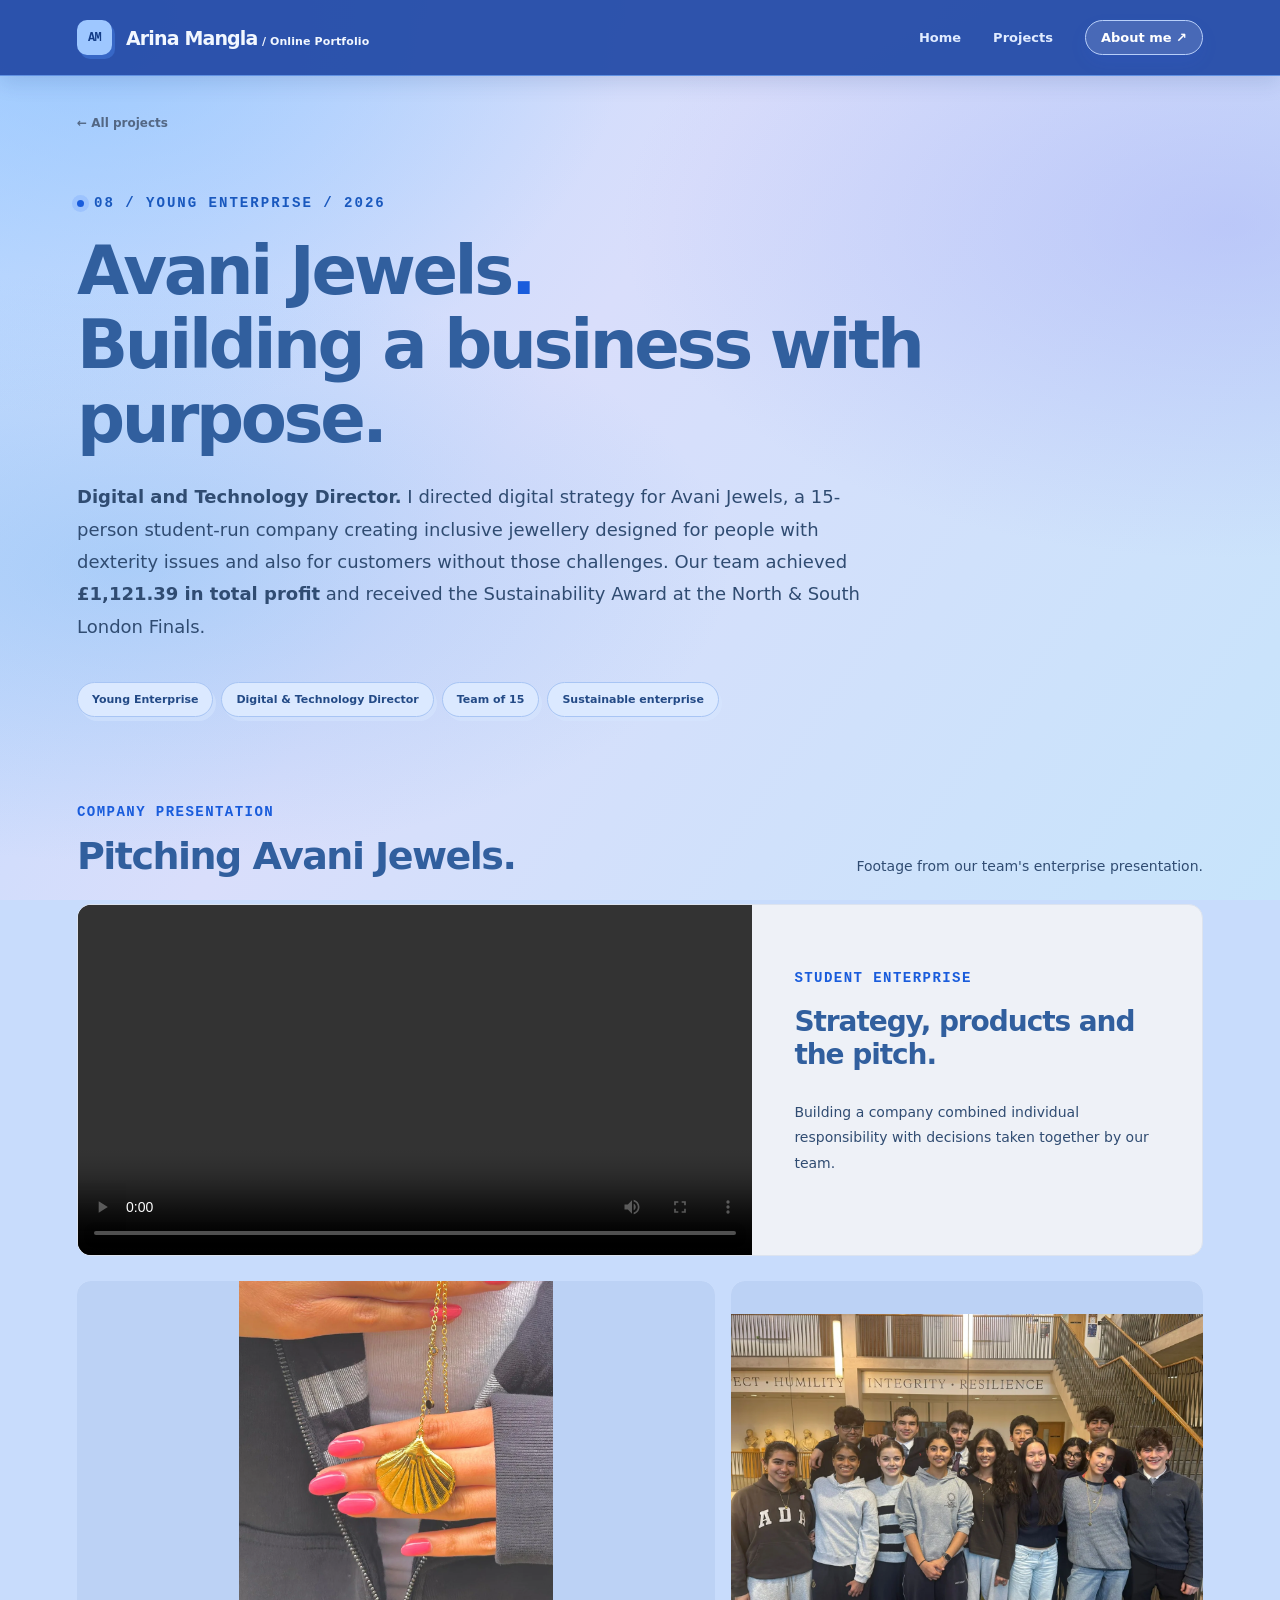
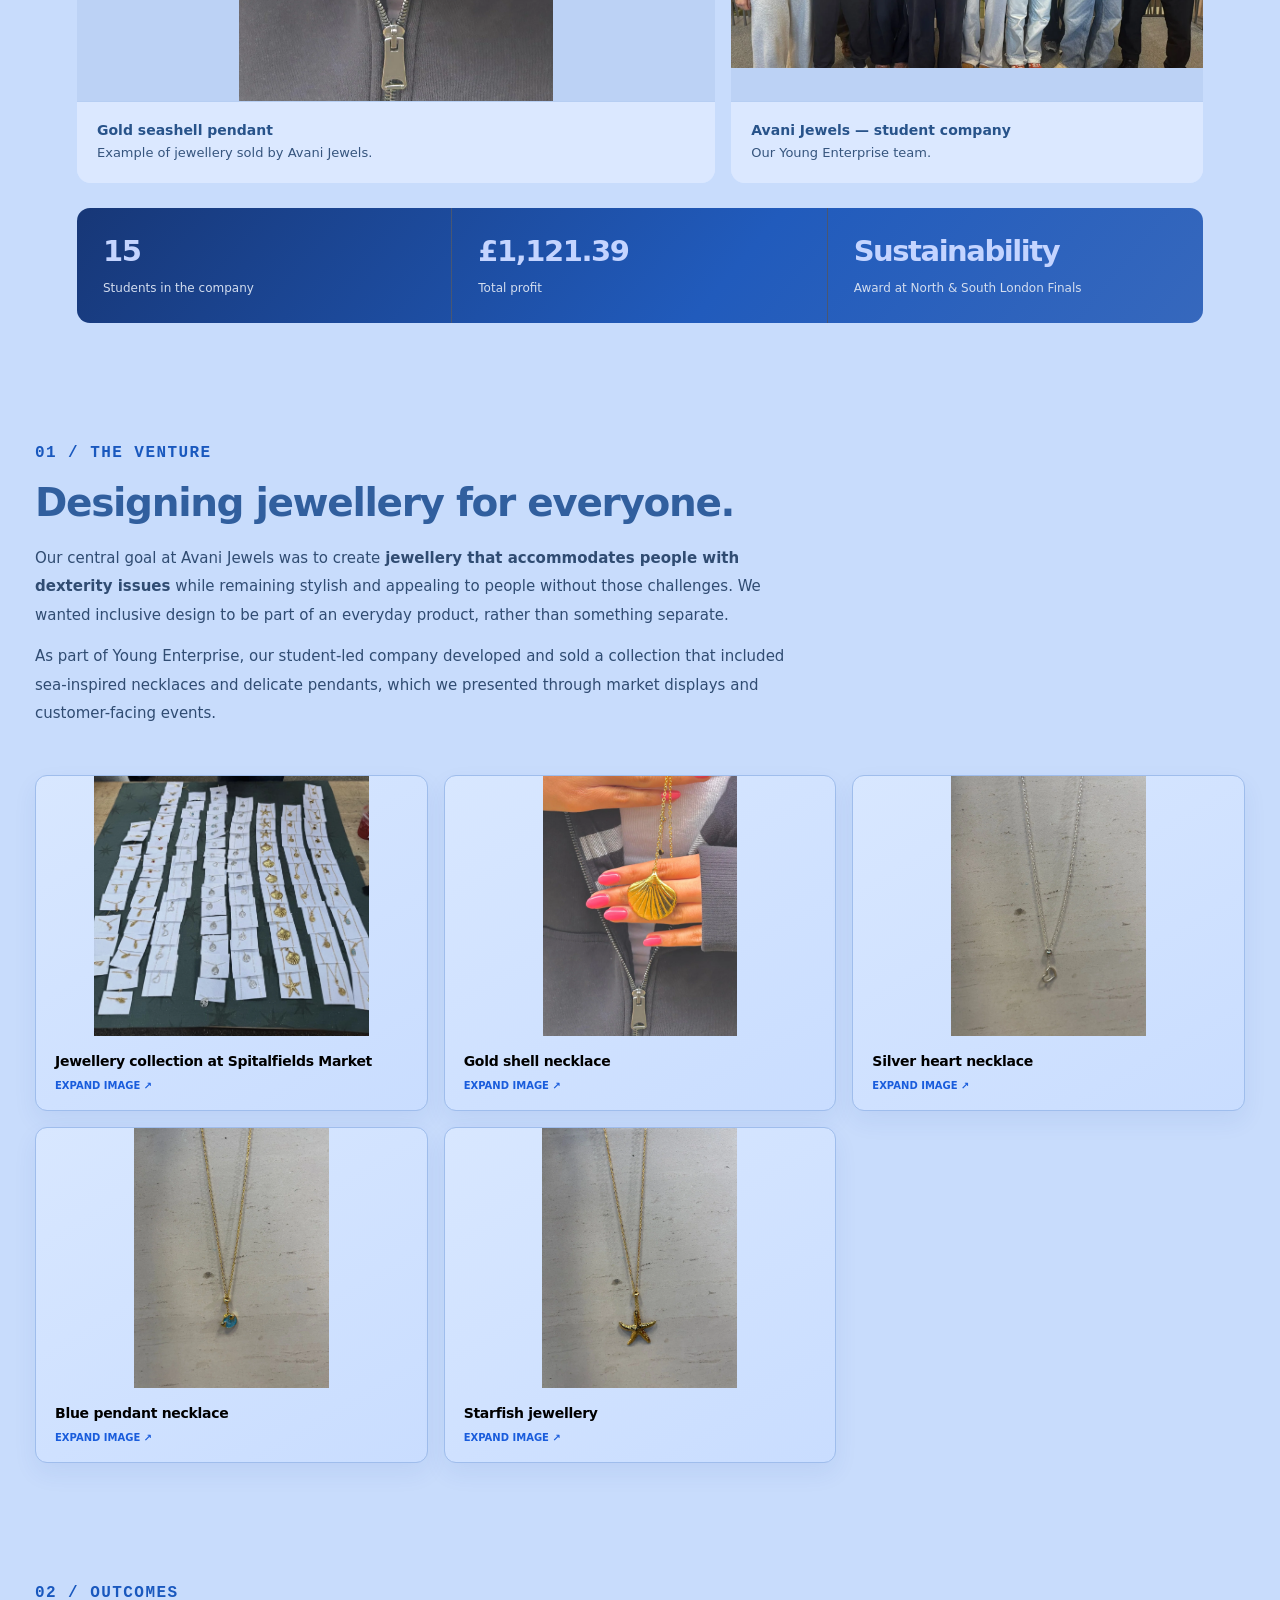
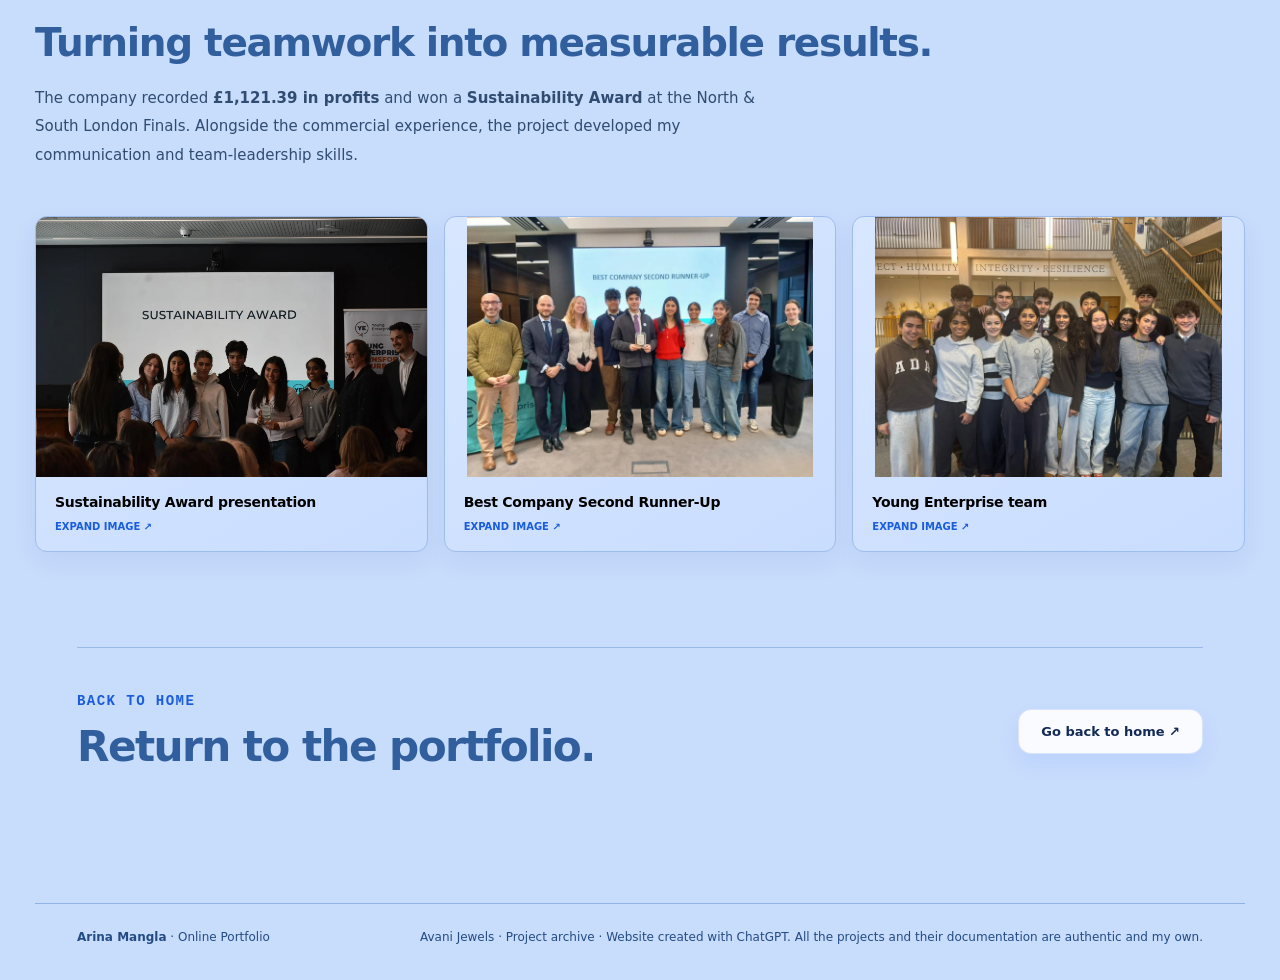
<file: avani-jewels.html>
<!DOCTYPE html>
<html lang="en"><head><meta charset="utf-8"/><meta content="width=device-width, initial-scale=1" name="viewport"/><meta content="Young Enterprise jewellery venture focused on inclusive design for people with dexterity issues, sustainability and digital strategy." name="description"/><title>Avani Jewels | Engineering Portfolio</title><link href="styles.css" rel="stylesheet"/></head><body>
<header class="site-nav"><div class="container nav-inner"><a class="brand" href="index.html"><span class="brand-mark" data-short="">AM</span><span><span data-name="">Arina Mangla</span> <span style="color:#a6b1c3">/ Online Portfolio</span></span></a><button aria-controls="navigation" aria-expanded="false" aria-label="Open navigation" class="menu-button" type="button">☰</button><nav class="nav-links" id="navigation"><a href="index.html">Home</a><a href="index.html#projects">Projects</a><a class="nav-pill" href="index.html#about">About me ↗</a></nav></div></header><main><div class="container backline"><a href="index.html#projects">← All projects</a></div><section class="detail-hero"><div class="container"><span class="eyebrow">08 / YOUNG ENTERPRISE / 2026</span><h1>Avani Jewels<span style="color:var(--blue)">.</span><br/>Building a business with purpose.</h1><p class="lead"><strong>Digital and Technology Director.</strong> I directed digital strategy for Avani Jewels, a 15-person student-run company creating inclusive jewellery designed for people with dexterity issues and also for customers without those challenges. Our team achieved <strong>£1,121.39 in total profit</strong> and received the Sustainability Award at the North &amp; South London Finals.</p><div class="detail-facts"><span>Young Enterprise</span><span>Digital &amp; Technology Director</span><span>Team of 15</span><span>Sustainable enterprise</span></div></div></section><section class="container case-video-first"><div class="lead-video-header"><div><span class="section-suptitle">COMPANY PRESENTATION</span><h2>Pitching Avani Jewels.</h2></div><p>Footage from our team's enterprise presentation.</p></div><div class="video-section"><video aria-label="Avani Jewels Young Enterprise presentation" controls="" playsinline="" preload="metadata" src="assets/avani-presentation.mp4"></video><div class="video-explain"><span class="section-suptitle">STUDENT ENTERPRISE</span><h3>Strategy, products and the pitch.</h3><p>Building a company combined individual responsibility with decisions taken together by our team.</p></div></div></section><section class="container"><div class="case-cover-grid avani-cover-gallery"><figure class="visual"><div class="avani-cover-image"><img alt="Avani Jewels gold seashell pendant" src="assets/avani-gold-shell.webp"/></div><figcaption class="avani-cover-caption"><strong>Gold seashell pendant</strong><span>Example of jewellery sold by Avani Jewels.</span></figcaption></figure><figure class="visual"><div class="avani-cover-image"><img alt="The Young Enterprise student company group" src="assets/avani-team.webp"/></div><figcaption class="avani-cover-caption"><strong>Avani Jewels — student company</strong><span>Our Young Enterprise team.</span></figcaption></figure></div><div class="mini-stat-panel"><div><strong>15</strong><span>Students in the company</span></div><div><strong>£1,121.39</strong><span>Total profit</span></div><div><strong>Sustainability</strong><span>Award at North &amp; South London Finals</span></div></div></section><section class="case-section container"><div class="chapter"><div class="chapter-index">01 / THE VENTURE</div><div class="chapter-text"><h2>Designing jewellery for everyone.</h2><p>Our central goal at Avani Jewels was to create <strong>jewellery that accommodates people with dexterity issues</strong> while remaining stylish and appealing to people without those challenges. We wanted inclusive design to be part of an everyday product, rather than something separate.</p><p>As part of Young Enterprise, our student-led company developed and sold a collection that included sea-inspired necklaces and delicate pendants, which we presented through market displays and customer-facing events.</p></div></div><div class="media-grid" data-gallery="avani-products"></div></section><section class="case-section container"><div class="chapter"><div class="chapter-index">02 / OUTCOMES</div><div class="chapter-text"><h2>Turning teamwork into measurable results.</h2><p>The company recorded <strong>£1,121.39 in profits</strong> and won a <strong>Sustainability Award</strong> at the North &amp; South London Finals. Alongside the commercial experience, the project developed my communication and team-leadership skills.</p></div></div><div class="media-grid" data-gallery="avani-achievements"></div></section><div class="container"><div class="next-section"><div><span class="section-suptitle">BACK TO HOME</span><h3>Return to the portfolio.</h3></div><a class="btn secondary" href="index.html">Go back to home ↗</a></div></div></main>
<footer class="footer"><div class="container footer-row"><span><strong data-name="">Arina Mangla</strong> · Online Portfolio</span><span>Avani Jewels · Project archive · Website created with ChatGPT. All the projects and their documentation are authentic and my own.</span></div></footer>
<div aria-label="Project image viewer" aria-modal="true" class="lightbox" id="lightbox" role="dialog"><button aria-label="Close image" class="close" type="button">×</button><button aria-label="Previous image" class="lightbox-nav prev" type="button">‹</button><figure style="margin:0;display:flex;align-items:center;flex-direction:column"><img alt="" id="lightbox-image" src="assets/claw-09.webp"/><figcaption id="lightbox-caption"></figcaption></figure><button aria-label="Next image" class="lightbox-nav next" type="button">›</button></div><script src="data.js"></script><script src="site.js"></script></body></html>
</file>
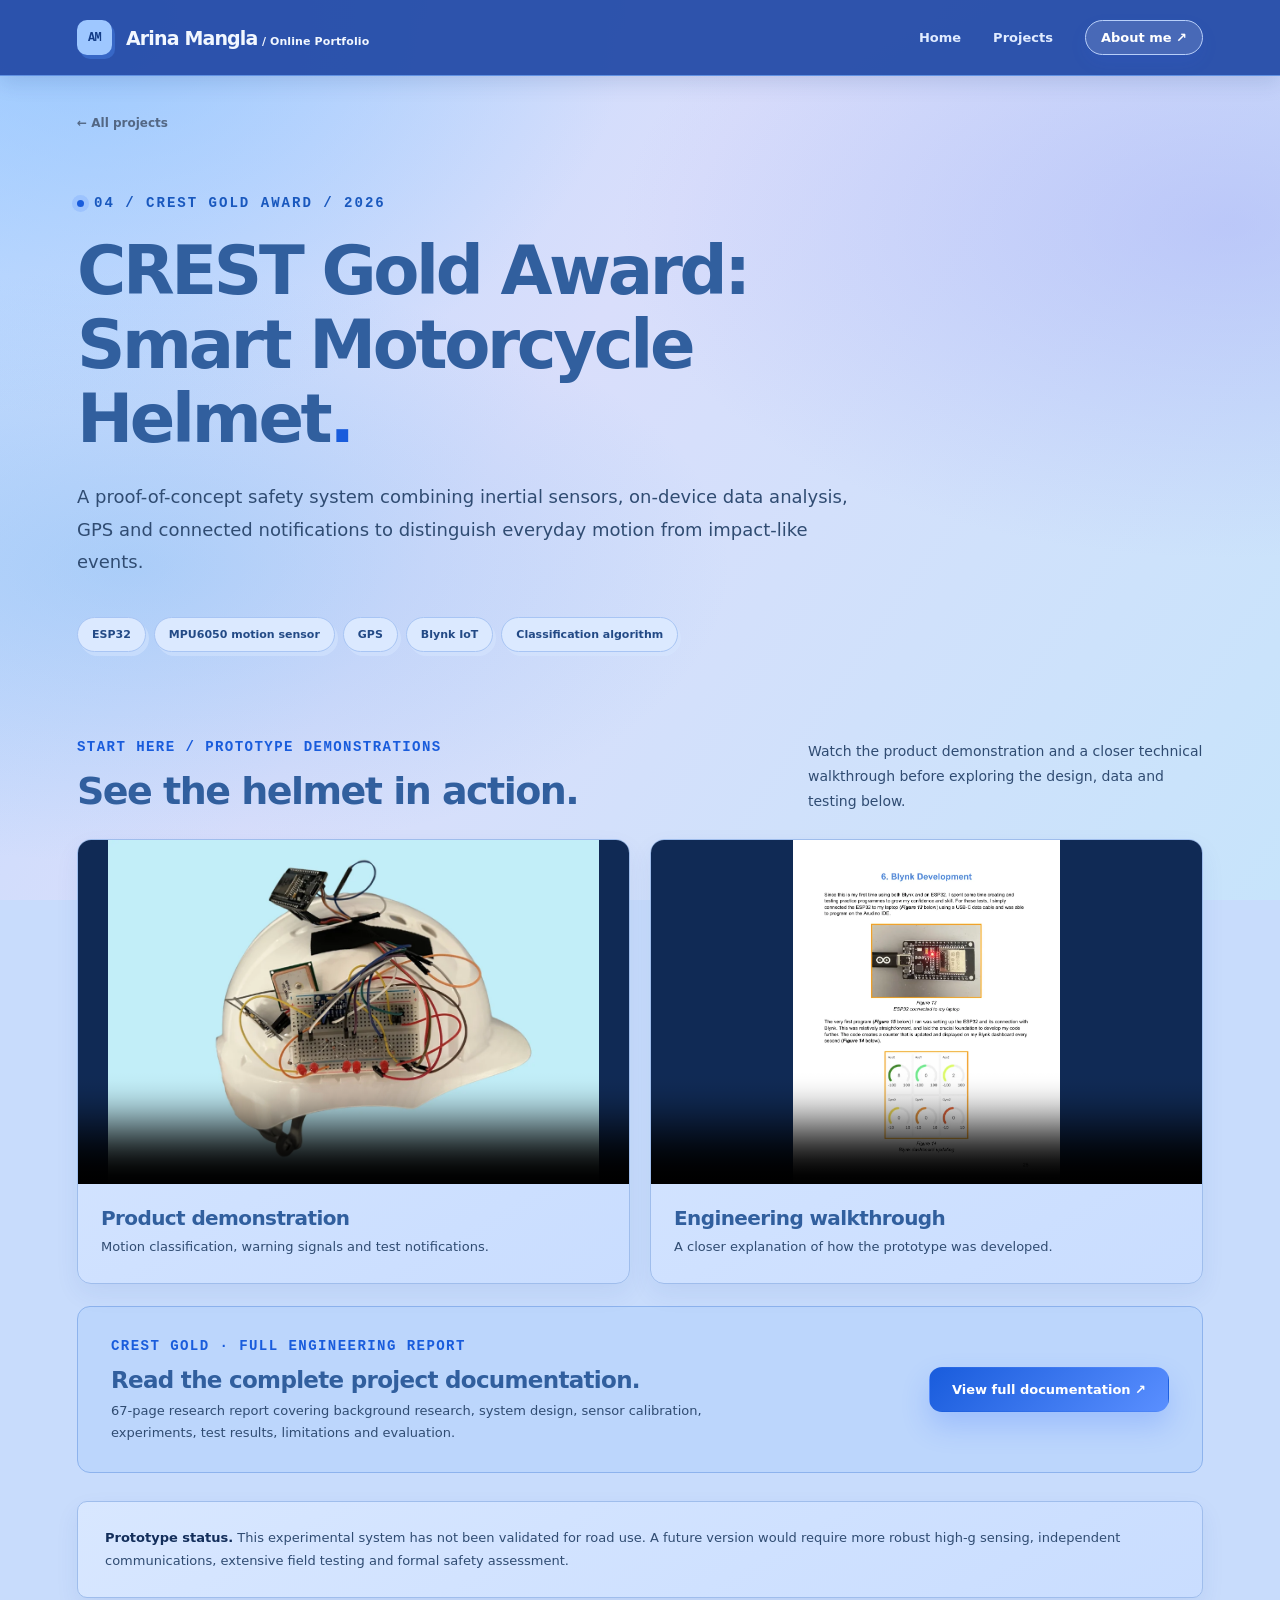
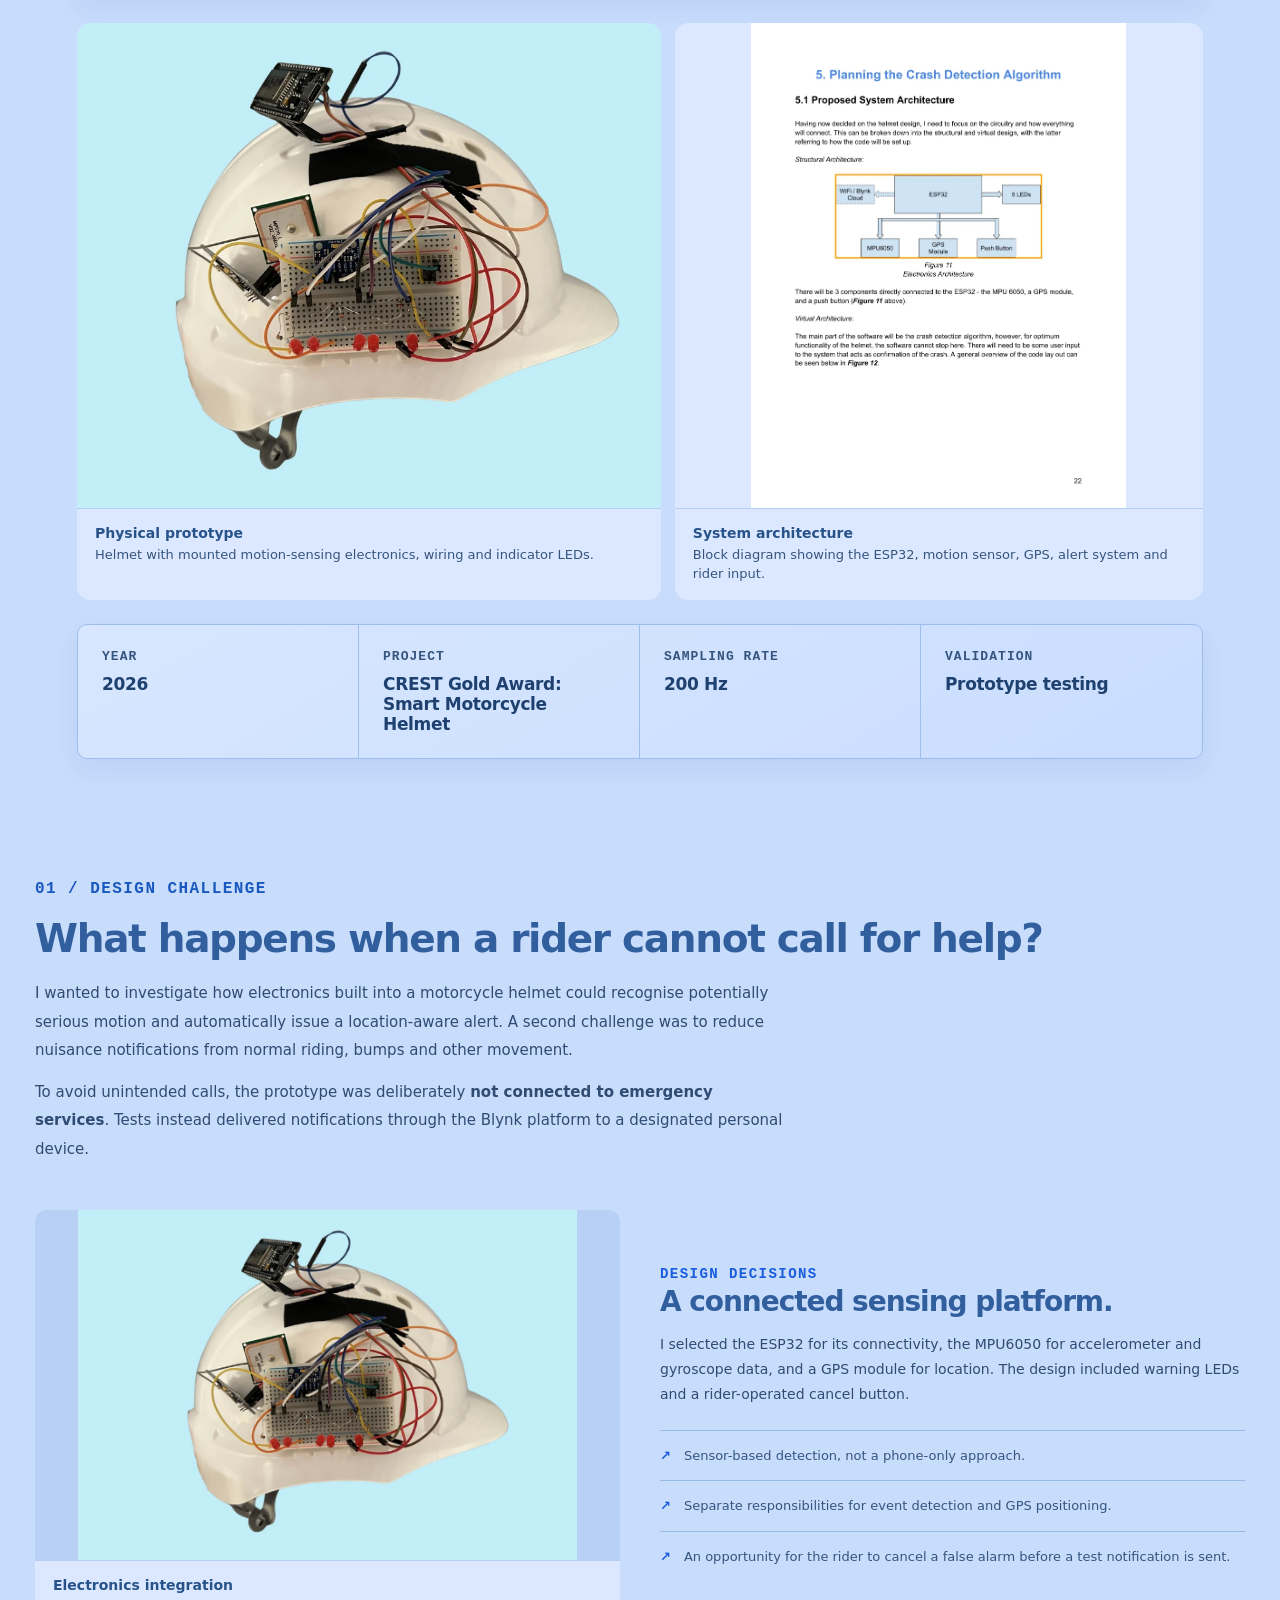
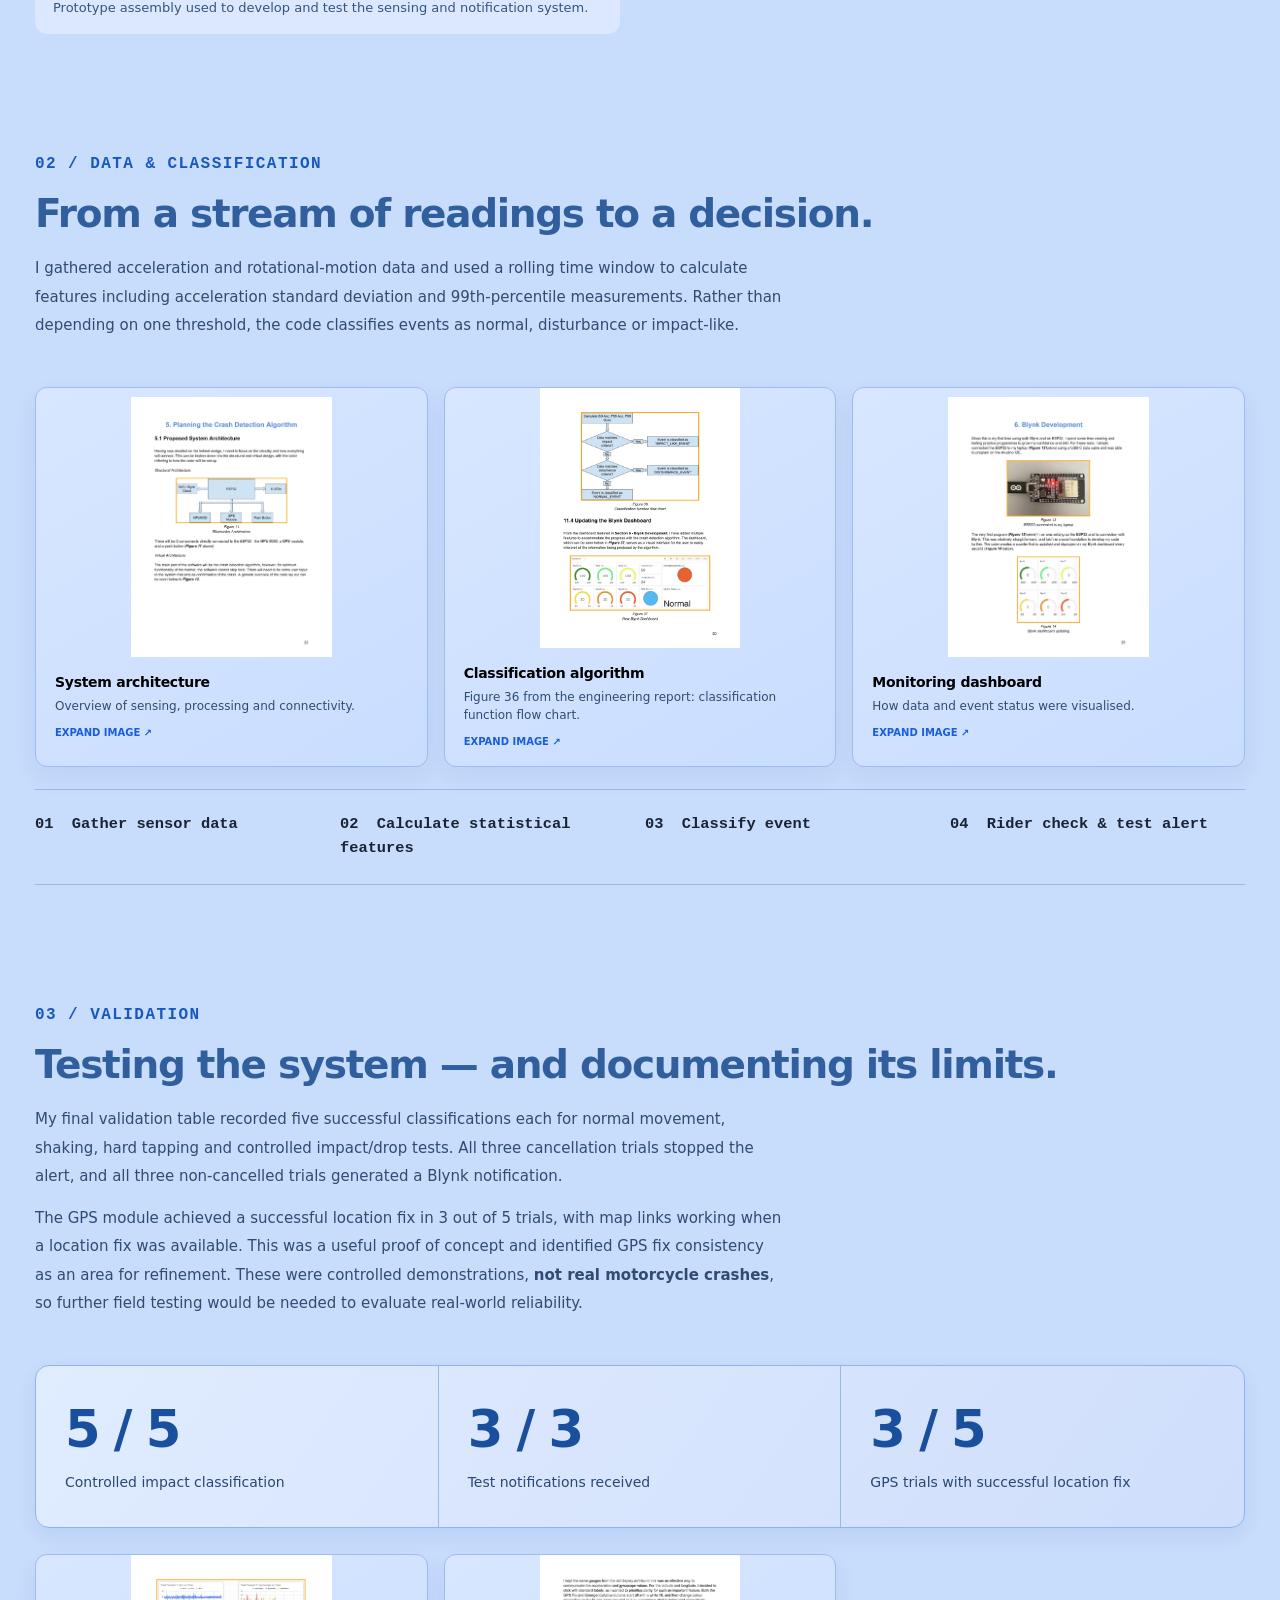
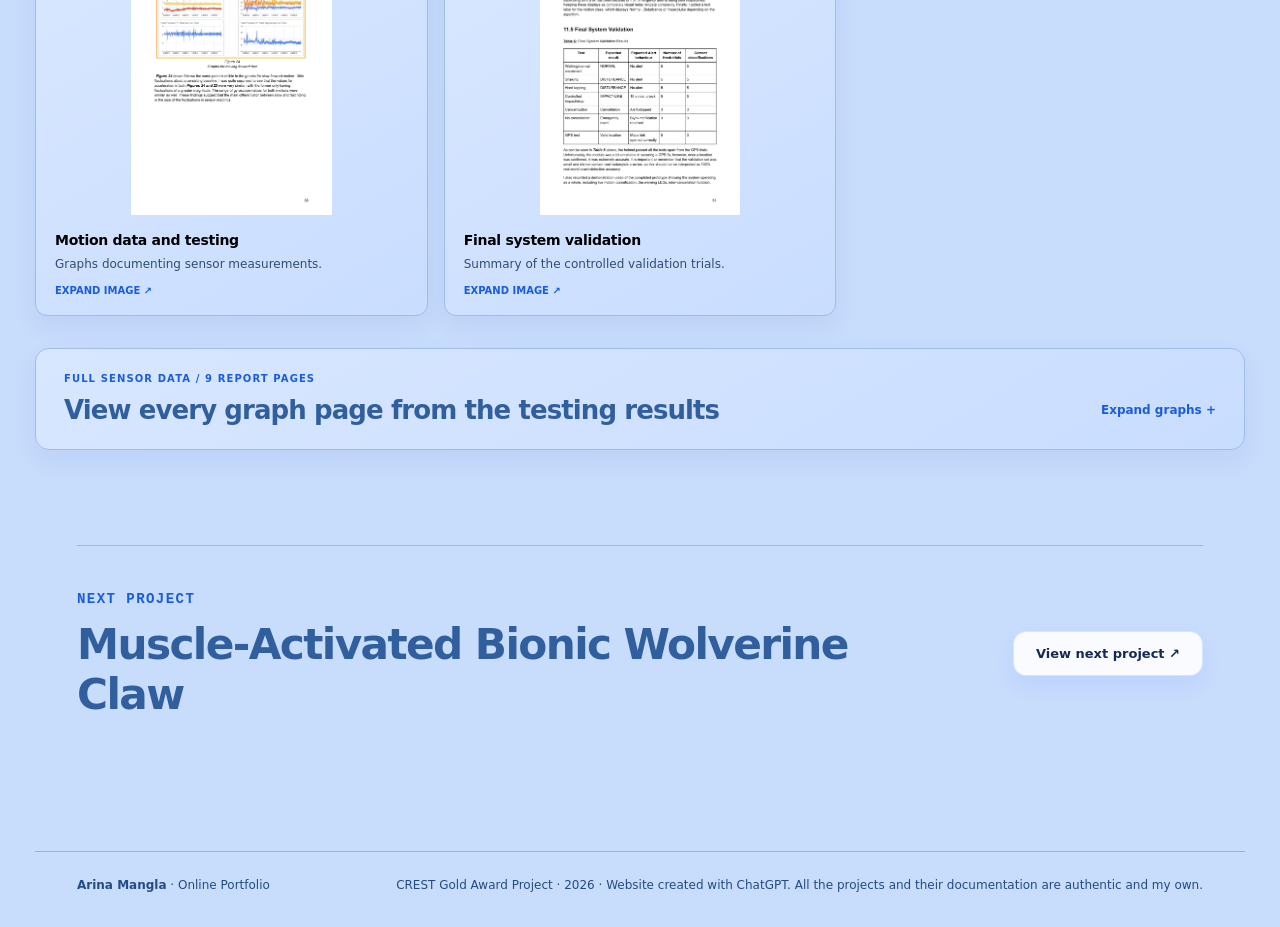
<file: crest-helmet.html>
<!DOCTYPE html>

<html lang="en"><head><meta charset="utf-8"/><meta content="width=device-width,initial-scale=1" name="viewport"/><meta content="CREST Gold Award smart motorcycle helmet safety prototype, project and tests." name="description"/><title>CREST Gold Award: Smart Motorcycle Helmet | Engineering Portfolio</title><link href="styles.css" rel="stylesheet"/></head><body><header class="site-nav"><div class="container nav-inner"><a class="brand" href="index.html"><span class="brand-mark" data-short="">AM</span><span><span data-name="">Arina Mangla</span> <span style="color:#a6b1c3">/ Online Portfolio</span></span></a><button aria-controls="navigation" aria-expanded="false" aria-label="Open navigation" class="menu-button" type="button">☰</button><nav class="nav-links" id="navigation"><a href="index.html">Home</a><a href="index.html#projects">Projects</a><a class="nav-pill" href="index.html#about">About me ↗</a></nav></div></header><main><div class="container backline"><a href="index.html#projects">← All projects</a></div>
<section class="detail-hero"><div class="container"><span class="eyebrow">04 / CREST GOLD AWARD / 2026</span><h1>CREST Gold Award:<br/>Smart Motorcycle Helmet<span style="color:var(--blue)">.</span></h1><p class="lead">A proof-of-concept safety system combining inertial sensors, on-device data analysis, GPS and connected notifications to distinguish everyday motion from impact-like events.</p><div class="detail-facts"><span>ESP32</span><span>MPU6050 motion sensor</span><span>GPS</span><span>Blynk IoT</span><span>Classification algorithm</span></div></div></section><section class="container case-video-first" id="demonstrations"><div class="lead-video-header"><div><span class="section-suptitle">START HERE / PROTOTYPE DEMONSTRATIONS</span><h2>See the helmet in action.</h2></div><p>Watch the product demonstration and a closer technical walkthrough before exploring the design, data and testing below.</p></div><div class="video-pair"><div class="video-tile"><video controls="" playsinline="" poster="assets/crest-helmet-prototype.webp" preload="metadata" src="assets/crest-product-demo.mp4"></video><h3>Product demonstration</h3><p>Motion classification, warning signals and test notifications.</p></div><div class="video-tile"><video controls="" playsinline="" poster="assets/crest-blynk-dashboard.webp" preload="metadata" src="assets/crest-explained.mp4"></video><h3>Engineering walkthrough</h3><p>A closer explanation of how the prototype was developed.</p></div></div><div class="documentation-banner" id="full-documentation"><div><span class="section-suptitle">CREST GOLD · FULL ENGINEERING REPORT</span><h3>Read the complete project documentation.</h3><p>67-page research report covering background research, system design, sensor calibration, experiments, test results, limitations and evaluation.</p></div><a class="btn" href="assets/crest-full-report.pdf" rel="noopener noreferrer" target="_blank">View full documentation ↗</a></div><div class="privacy-note"><strong>Prototype status.</strong> This experimental system has not been validated for road use. A future version would require more robust high-g sensing, independent communications, extensive field testing and formal safety assessment.</div></section>
<section class="container"><div class="split-visual crest-hero-gallery"><figure class="visual large"><div class="crest-visual-image"><img alt="White prototype helmet with electronic components and wiring" fetchpriority="high" src="assets/crest-helmet-prototype.webp"/></div><figcaption class="crest-visual-caption"><strong>Physical prototype</strong><span>Helmet with mounted motion-sensing electronics, wiring and indicator LEDs.</span></figcaption></figure><figure class="visual small"><div class="crest-visual-image"><img alt="System architecture from original engineering report" src="assets/crest-architecture.webp"/></div><figcaption class="crest-visual-caption"><strong>System architecture</strong><span>Block diagram showing the ESP32, motion sensor, GPS, alert system and rider input.</span></figcaption></figure></div><div class="case-strip"><div><small>Year</small><b>2026</b></div><div><small>Project</small><b>CREST Gold Award: Smart Motorcycle Helmet</b></div><div><small>Sampling rate</small><b>200 Hz</b></div><div><small>Validation</small><b>Prototype testing</b></div></div></section>
<section class="case-section container"><div class="chapter"><div class="chapter-index">01 / DESIGN CHALLENGE</div><div class="chapter-text"><h2>What happens when a rider cannot call for help?</h2><p>I wanted to investigate how electronics built into a motorcycle helmet could recognise potentially serious motion and automatically issue a location-aware alert. A second challenge was to reduce nuisance notifications from normal riding, bumps and other movement.</p><p>To avoid unintended calls, the prototype was deliberately <strong>not connected to emergency services</strong>. Tests instead delivered notifications through the Blynk platform to a designated personal device.</p></div></div><div class="technical-row"><figure class="technical-img crest-technical-figure"><img alt="Smart helmet proof-of-concept electronics" loading="lazy" src="assets/crest-helmet-prototype.webp"/><figcaption class="crest-visual-caption"><strong>Electronics integration</strong><span>Prototype assembly used to develop and test the sensing and notification system.</span></figcaption></figure><div class="technical-text"><span class="section-suptitle">DESIGN DECISIONS</span><h3>A connected sensing platform.</h3><p>I selected the ESP32 for its connectivity, the MPU6050 for accelerometer and gyroscope data, and a GPS module for location. The design included warning LEDs and a rider-operated cancel button.</p><ul class="detail-points"><li>Sensor-based detection, not a phone-only approach.</li><li>Separate responsibilities for event detection and GPS positioning.</li><li>An opportunity for the rider to cancel a false alarm before a test notification is sent.</li></ul></div></div></section>
<section class="case-section container"><div class="chapter"><div class="chapter-index">02 / DATA &amp; CLASSIFICATION</div><div class="chapter-text"><h2>From a stream of readings to a decision.</h2><p>I gathered acceleration and rotational-motion data and used a rolling time window to calculate features including acceleration standard deviation and 99th-percentile measurements. Rather than depending on one threshold, the code classifies events as normal, disturbance or impact-like.</p></div></div><div class="media-grid" data-gallery="crest-design"></div><div class="process-notes"><span>01  Gather sensor data</span><span>02  Calculate statistical features</span><span>03  Classify event</span><span>04  Rider check &amp; test alert</span></div></section>
<section class="case-section container"><div class="chapter"><div class="chapter-index">03 / VALIDATION</div><div class="chapter-text"><h2>Testing the system — and documenting its limits.</h2><p>My final validation table recorded five successful classifications each for normal movement, shaking, hard tapping and controlled impact/drop tests. All three cancellation trials stopped the alert, and all three non-cancelled trials generated a Blynk notification.</p><p>The GPS module achieved a successful location fix in 3 out of 5 trials, with map links working when a location fix was available. This was a useful proof of concept and identified GPS fix consistency as an area for refinement. These were controlled demonstrations, <strong>not real motorcycle crashes</strong>, so further field testing would be needed to evaluate real-world reliability.</p></div></div><div class="validation-panel"><div><strong>5 / 5</strong><span>Controlled impact classification</span></div><div><strong>3 / 3</strong><span>Test notifications received</span></div><div><strong>3 / 5</strong><span>GPS trials with successful location fix</span></div></div><div class="media-grid" data-gallery="crest-validation" style="margin-top:26px"></div><details class="graph-disclosure"><summary><span>FULL SENSOR DATA / 9 REPORT PAGES</span><strong>View every graph page from the testing results</strong><span class="graph-expand-cue">Expand graphs +</span></summary><div class="graph-disclosure-intro">All nine graph pages are reproduced from the original CREST Gold report (report pages 37–45). Select any page to open the full-size view; the complete report is also linked above.</div><div class="media-grid graph-gallery" data-gallery="crest-all-graphs"></div></details></section>
<div class="container"><div class="next-section"><div><span class="section-suptitle">NEXT PROJECT</span><h3>Muscle-Activated Bionic Wolverine Claw</h3></div><a class="btn secondary" href="wolverine-claw.html">View next project ↗</a></div></div></main><footer class="footer"><div class="container footer-row"><span><strong data-name="">Arina Mangla</strong> · Online Portfolio</span><span>CREST Gold Award Project · 2026 · Website created with ChatGPT. All the projects and their documentation are authentic and my own.</span></div></footer><div aria-label="Project image viewer" aria-modal="true" class="lightbox" id="lightbox" role="dialog"><button aria-label="Close image" class="close" type="button">×</button><button aria-label="Previous image" class="lightbox-nav prev" type="button">‹</button><figure style="margin:0;display:flex;align-items:center;flex-direction:column"><img alt="" id="lightbox-image" src="assets/crest-helmet-prototype.webp"/><figcaption id="lightbox-caption"></figcaption></figure><button aria-label="Next image" class="lightbox-nav next" type="button">›</button></div><script src="data.js"></script><script src="site.js"></script></body></html>
</file>
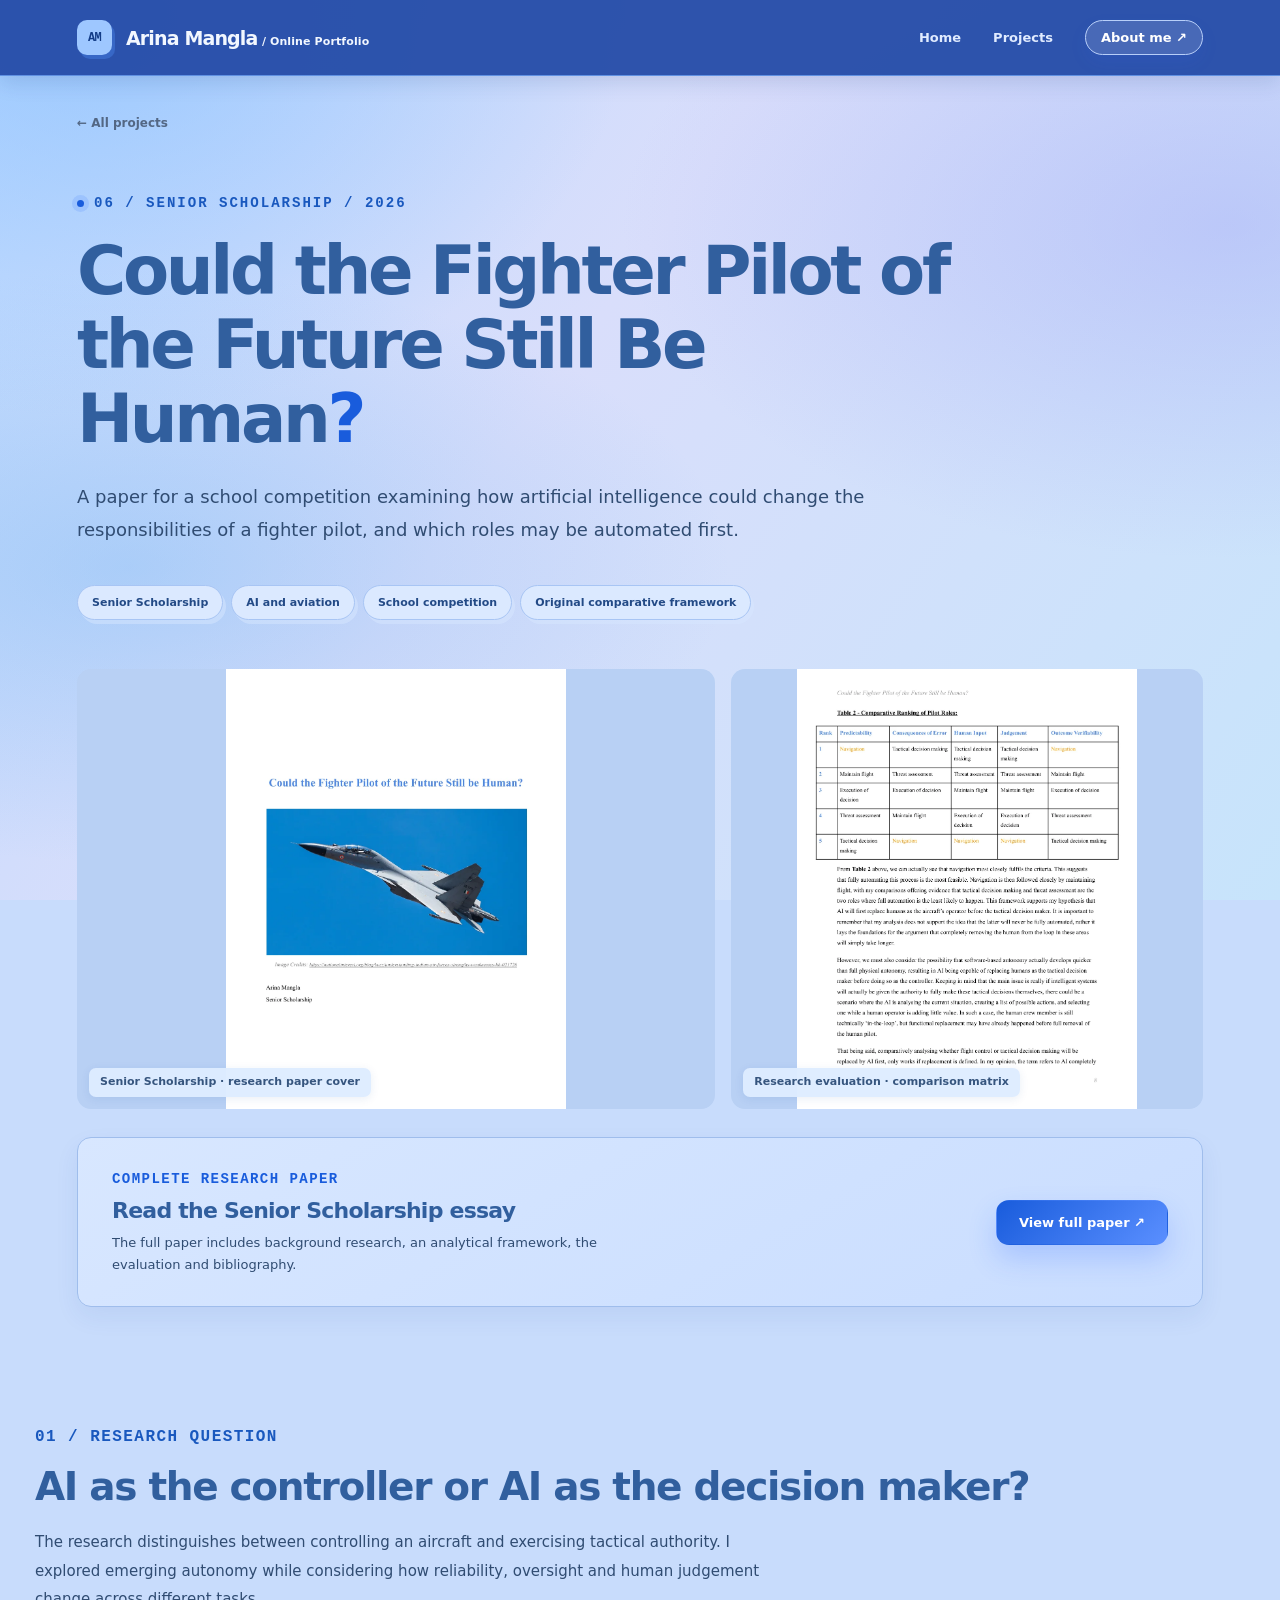
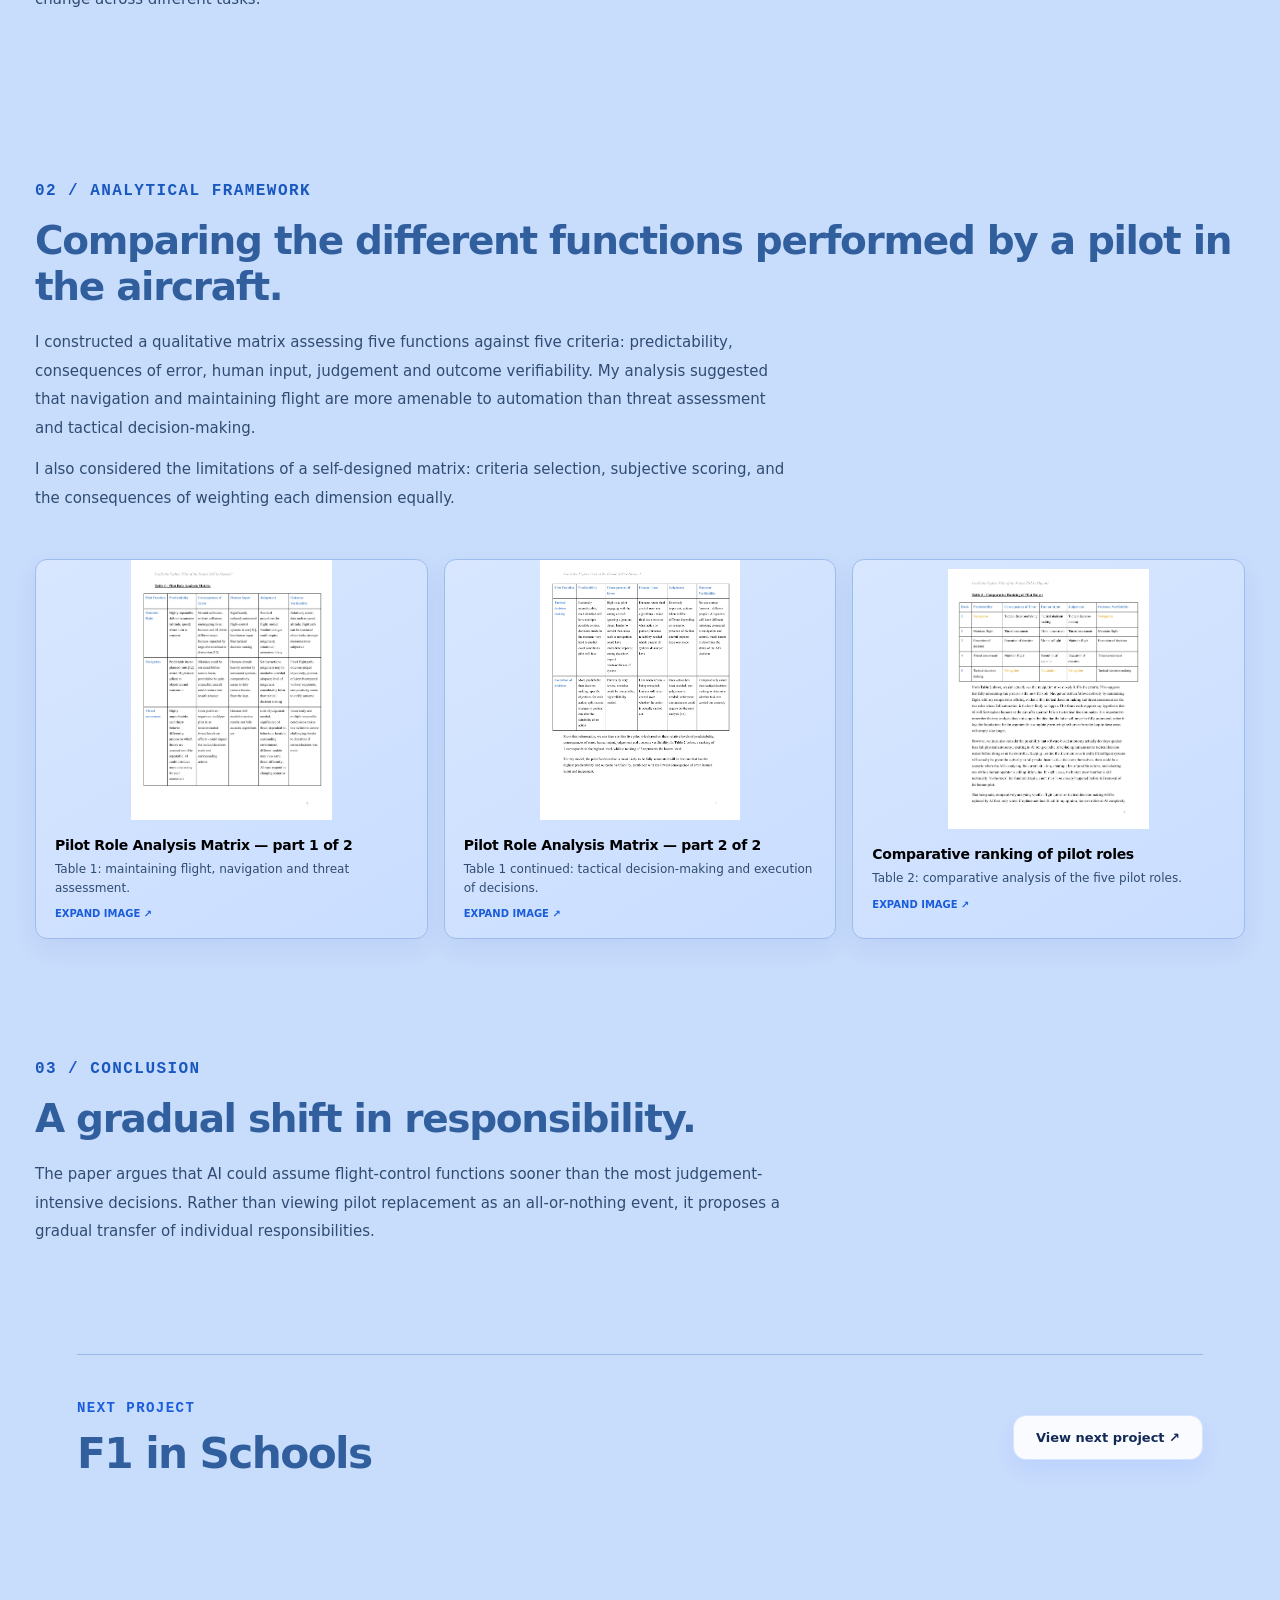
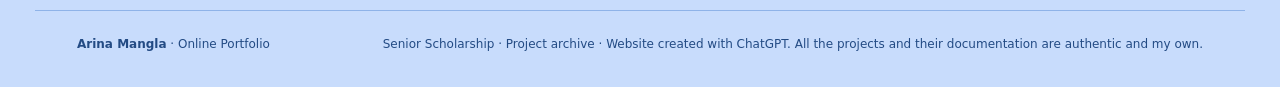
<file: senior-scholarship.html>
<!DOCTYPE html><html lang="en"><head><meta charset="utf-8"><meta name="viewport" content="width=device-width, initial-scale=1"><meta name="description" content="Paper for a school competition exploring the role of artificial intelligence in military aviation."><title>Senior Scholarship | Engineering Portfolio</title><link rel="stylesheet" href="styles.css"></head><body>
<header class="site-nav"><div class="container nav-inner"><a href="index.html" class="brand"><span class="brand-mark" data-short>AM</span><span><span data-name>Arina Mangla</span> <span style="color:#a6b1c3">/ Online Portfolio</span></span></a><button class="menu-button" type="button" aria-expanded="false" aria-controls="navigation" aria-label="Open navigation">☰</button><nav class="nav-links" id="navigation"><a href="index.html">Home</a><a href="index.html#projects">Projects</a><a class="nav-pill" href="index.html#about">About me ↗</a></nav></div></header><main><div class="container backline"><a href="index.html#projects">← All projects</a></div><section class="detail-hero"><div class="container"><span class="eyebrow">06 / SENIOR SCHOLARSHIP / 2026</span><h1>Could the Fighter Pilot of the Future Still Be Human<span style="color:var(--blue)">?</span></h1><p class="lead">A paper for a school competition examining how artificial intelligence could change the responsibilities of a fighter pilot, and which roles may be automated first.</p><div class="detail-facts"><span>Senior Scholarship</span><span>AI and aviation</span><span>School competition</span><span>Original comparative framework</span></div></div></section><section class="container"><div class="case-cover-grid"><div class="visual"><img src="assets/scholarship-page-01.webp" alt="Cover of Senior Scholarship research paper"></div><div class="visual"><img src="assets/scholarship-page-09.webp" alt="Comparative ranking matrix from the research paper"></div></div><div class="document-action"><div><span class="section-suptitle">COMPLETE RESEARCH PAPER</span><strong>Read the Senior Scholarship essay</strong><p>The full paper includes background research, an analytical framework, the evaluation and bibliography.</p></div><a class="btn" href="assets/senior-scholarship-paper.pdf" target="_blank" rel="noopener">View full paper ↗</a></div></section><section class="case-section container"><div class="chapter"><div class="chapter-index">01 / RESEARCH QUESTION</div><div class="chapter-text"><h2>AI as the controller or AI as the decision maker?</h2><p>The research distinguishes between controlling an aircraft and exercising tactical authority. I explored emerging autonomy while considering how reliability, oversight and human judgement change across different tasks.</p></div></div></section><section class="case-section container"><div class="chapter"><div class="chapter-index">02 / ANALYTICAL FRAMEWORK</div><div class="chapter-text"><h2>Comparing the different functions performed by a pilot in the aircraft.</h2><p>I constructed a qualitative matrix assessing five functions against five criteria: predictability, consequences of error, human input, judgement and outcome verifiability. My analysis suggested that navigation and maintaining flight are more amenable to automation than threat assessment and tactical decision-making.</p><p>I also considered the limitations of a self-designed matrix: criteria selection, subjective scoring, and the consequences of weighting each dimension equally.</p></div></div><div class="media-grid" data-gallery="scholarship-process"></div></section><section class="case-section container"><div class="chapter"><div class="chapter-index">03 / CONCLUSION</div><div class="chapter-text"><h2>A gradual shift in responsibility.</h2><p>The paper argues that AI could assume flight-control functions sooner than the most judgement-intensive decisions. Rather than viewing pilot replacement as an all-or-nothing event, it proposes a gradual transfer of individual responsibilities.</p></div></div></section><div class="container"><div class="next-section"><div><span class="section-suptitle">NEXT PROJECT</span><h3>F1 in Schools</h3></div><a class="btn secondary" href="additional.html#f1-schools">View next project ↗</a></div></div></main>
<footer class="footer"><div class="container footer-row"><span><strong data-name>Arina Mangla</strong> · Online Portfolio</span><span>Senior Scholarship · Project archive · Website created with ChatGPT. All the projects and their documentation are authentic and my own.</span></div></footer>
<div aria-label="Project image viewer" aria-modal="true" class="lightbox" id="lightbox" role="dialog"><button aria-label="Close image" class="close" type="button">×</button><button aria-label="Previous image" class="lightbox-nav prev" type="button">‹</button><figure style="margin:0;display:flex;align-items:center;flex-direction:column"><img alt="" id="lightbox-image" src="assets/claw-09.webp"><figcaption id="lightbox-caption"></figcaption></figure><button aria-label="Next image" class="lightbox-nav next" type="button">›</button></div><script src="data.js"></script><script src="site.js"></script></body></html>
</file>
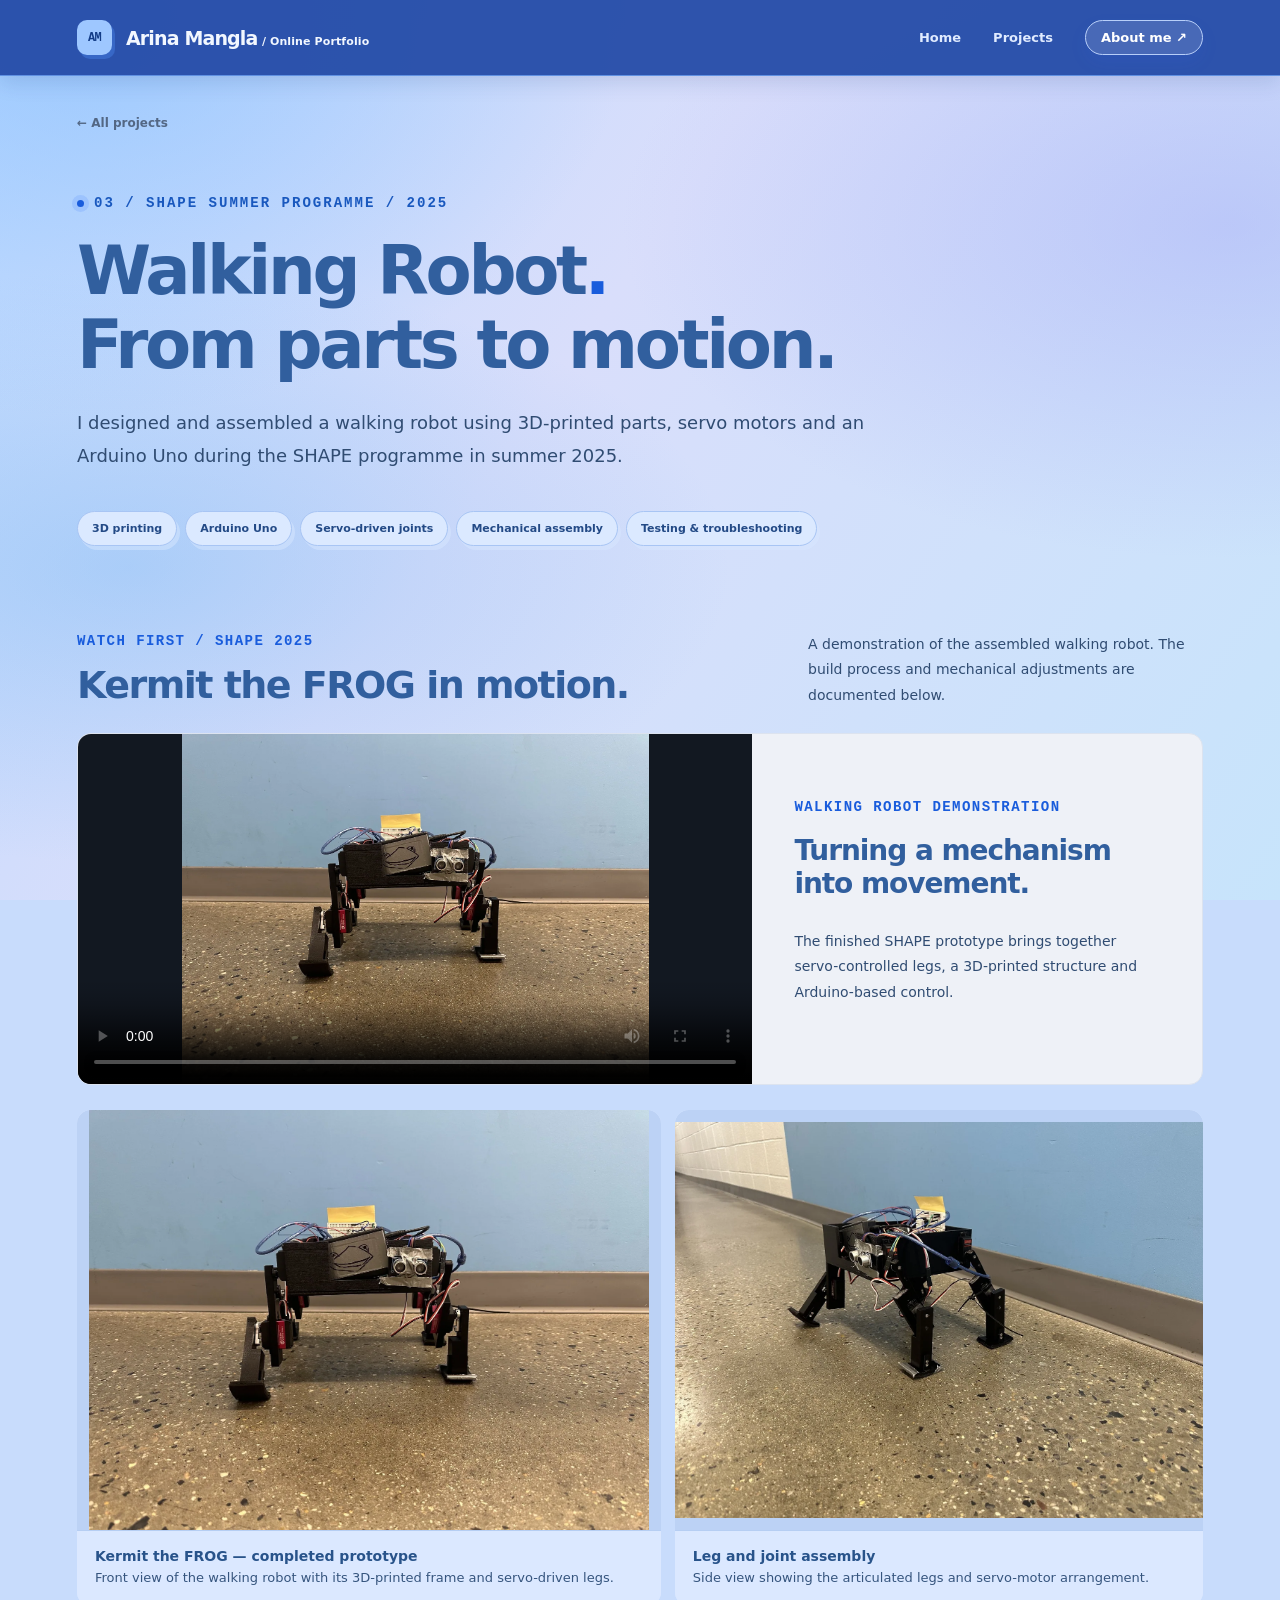
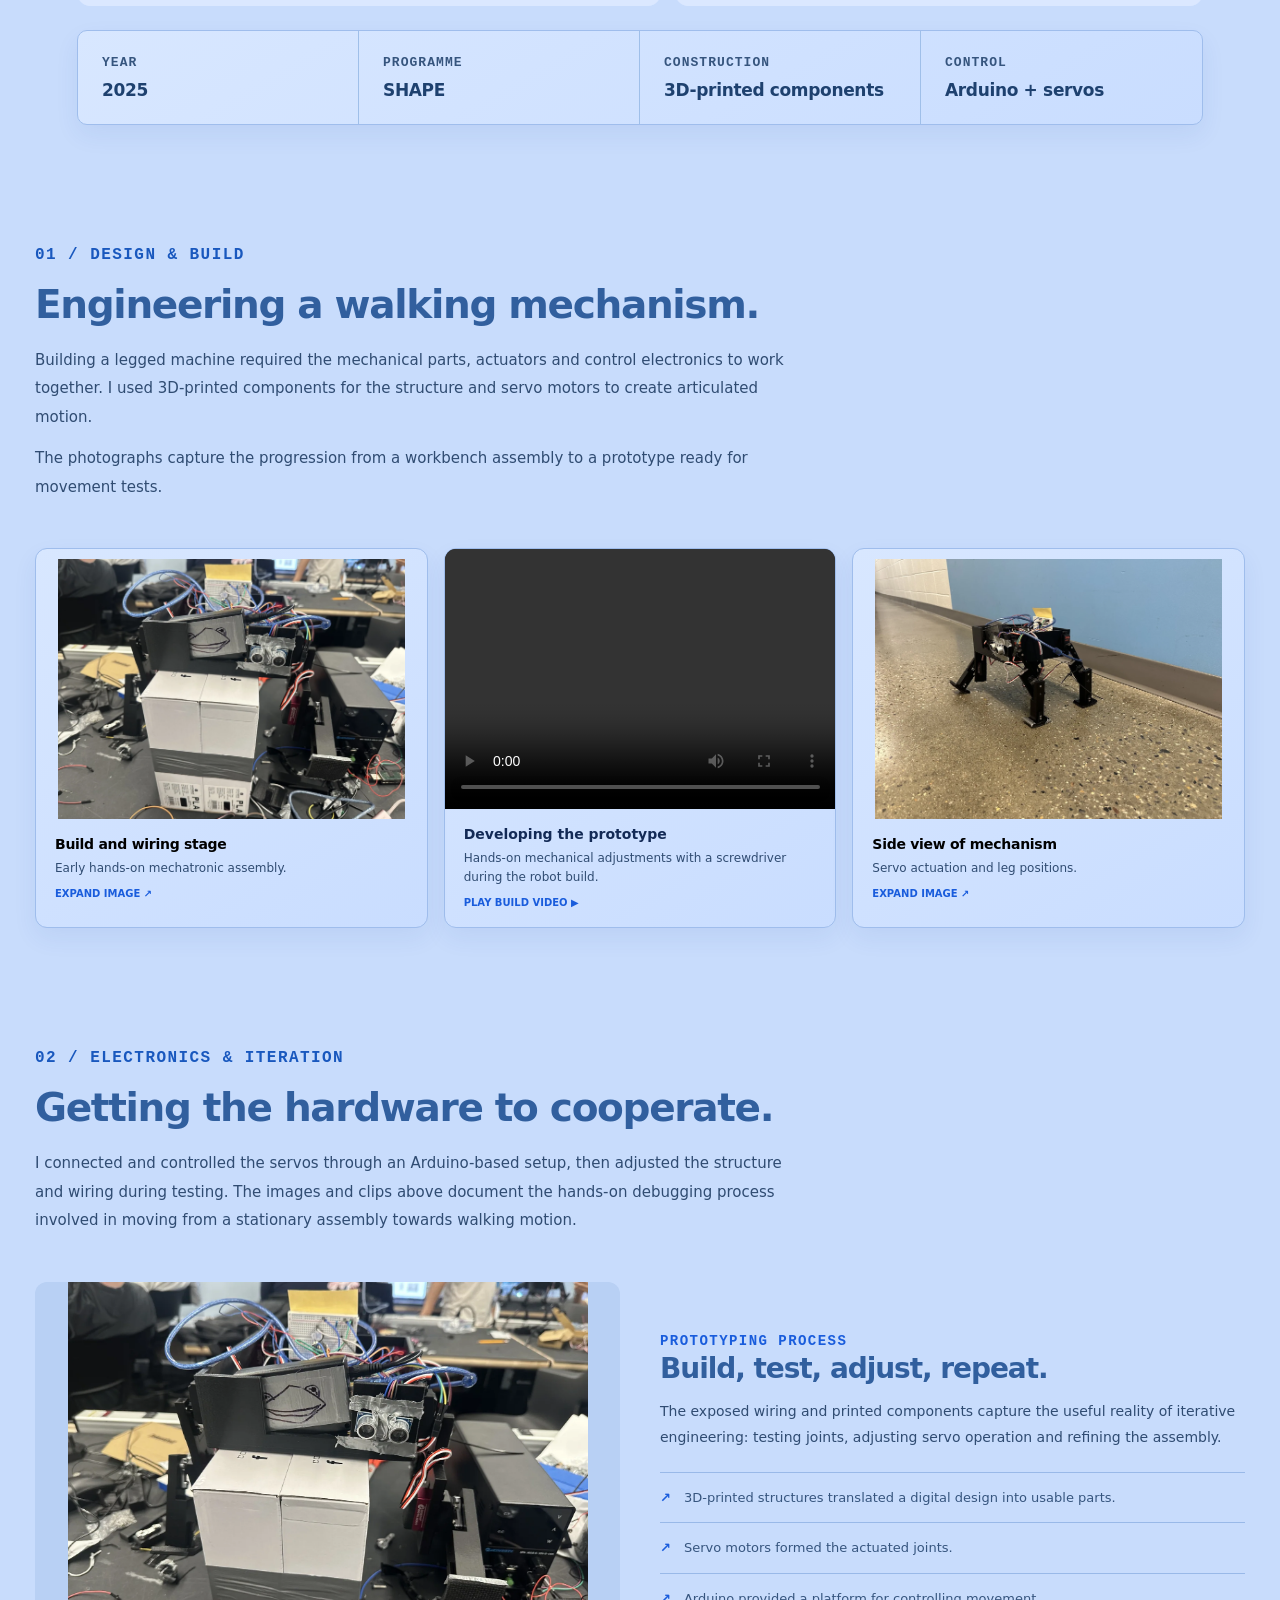
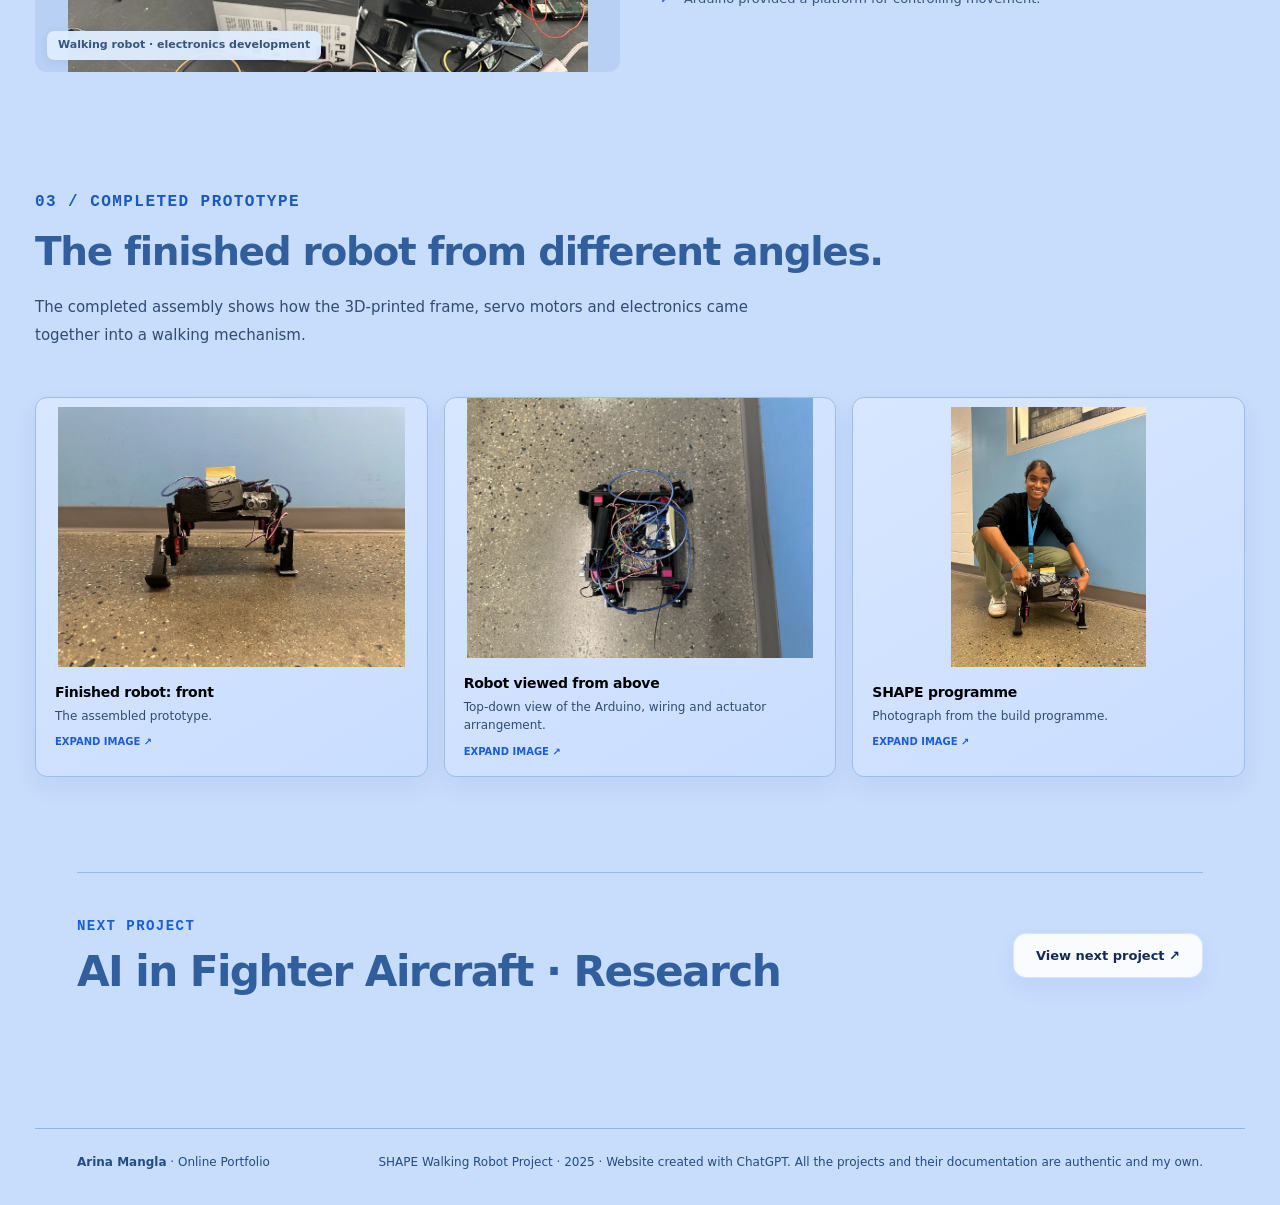
<file: walking-robot.html>
<!DOCTYPE html>

<html lang="en"><head><meta charset="utf-8"/><meta content="width=device-width,initial-scale=1" name="viewport"/><meta content="SHAPE Summer Programme walking robot using Arduino, servo motors and 3D-printed parts." name="description"/><title>Walking Robot | Engineering Portfolio</title><link href="styles.css" rel="stylesheet"/></head><body><header class="site-nav"><div class="container nav-inner"><a class="brand" href="index.html"><span class="brand-mark" data-short="">AM</span><span><span data-name="">Arina Mangla</span> <span style="color:#a6b1c3">/ Online Portfolio</span></span></a><button aria-controls="navigation" aria-expanded="false" aria-label="Open navigation" class="menu-button" type="button">☰</button><nav class="nav-links" id="navigation"><a href="index.html">Home</a><a href="index.html#projects">Projects</a><a class="nav-pill" href="index.html#about">About me ↗</a></nav></div></header><main><div class="container backline"><a href="index.html#projects">← All projects</a></div>
<section class="detail-hero"><div class="container"><span class="eyebrow">03 / SHAPE SUMMER PROGRAMME / 2025</span><h1>Walking Robot<span style="color:var(--blue)">.</span><br/>From parts to motion.</h1><p class="lead">I designed and assembled a walking robot using 3D-printed parts, servo motors and an Arduino Uno during the SHAPE programme in summer 2025.</p><div class="detail-facts"><span>3D printing</span><span>Arduino Uno</span><span>Servo-driven joints</span><span>Mechanical assembly</span><span>Testing &amp; troubleshooting</span></div></div></section><section class="container case-video-first" id="robot-demonstration"><div class="lead-video-header"><div><span class="section-suptitle">WATCH FIRST / SHAPE 2025</span><h2>Kermit the FROG in motion.</h2></div><p>A demonstration of the assembled walking robot. The build process and mechanical adjustments are documented below.</p></div><div class="video-section"><video aria-label="Kermit the FROG walking robot demonstration" controls="" playsinline="" poster="assets/walking-robot-front.webp" preload="metadata" src="assets/walking-robot-demo.mp4"></video><div class="video-explain"><span class="section-suptitle">WALKING ROBOT DEMONSTRATION</span><h3>Turning a mechanism into movement.</h3><p>The finished SHAPE prototype brings together servo-controlled legs, a 3D-printed structure and Arduino-based control.</p></div></div></section>
<section class="container"><div class="split-visual walking-hero-gallery"><figure class="visual large"><div class="walking-visual-image"><img alt="Kermit the FROG walking robot viewed from the front" fetchpriority="high" src="assets/walking-robot-front.webp"/></div><figcaption class="walking-visual-caption"><strong>Kermit the FROG — completed prototype</strong><span>Front view of the walking robot with its 3D-printed frame and servo-driven legs.</span></figcaption></figure><figure class="visual small"><div class="walking-visual-image"><img alt="Walking robot from the side showing servo motors and leg joints" src="assets/walking-robot-side.webp"/></div><figcaption class="walking-visual-caption"><strong>Leg and joint assembly</strong><span>Side view showing the articulated legs and servo-motor arrangement.</span></figcaption></figure></div><div class="case-strip"><div><small>Year</small><b>2025</b></div><div><small>Programme</small><b>SHAPE</b></div><div><small>Construction</small><b>3D-printed components</b></div><div><small>Control</small><b>Arduino + servos</b></div></div></section>
<section class="case-section container"><div class="chapter"><div class="chapter-index">01 / DESIGN &amp; BUILD</div><div class="chapter-text"><h2>Engineering a walking mechanism.</h2><p>Building a legged machine required the mechanical parts, actuators and control electronics to work together. I used 3D-printed components for the structure and servo motors to create articulated motion.</p><p>The photographs capture the progression from a workbench assembly to a prototype ready for movement tests.</p></div></div><div class="media-grid" data-gallery="walking-build"></div></section>
<section class="case-section container"><div class="chapter"><div class="chapter-index">02 / ELECTRONICS &amp; ITERATION</div><div class="chapter-text"><h2>Getting the hardware to cooperate.</h2><p>I connected and controlled the servos through an Arduino-based setup, then adjusted the structure and wiring during testing. The images and clips above document the hands-on debugging process involved in moving from a stationary assembly towards walking motion.</p></div></div><div class="technical-row"><div class="technical-img"><img alt="Walking robot with exposed electronics during workshop testing" loading="lazy" src="assets/walking-robot-workbench.webp"/></div><div class="technical-text"><span class="section-suptitle">PROTOTYPING PROCESS</span><h3>Build, test, adjust, repeat.</h3><p>The exposed wiring and printed components capture the useful reality of iterative engineering: testing joints, adjusting servo operation and refining the assembly.</p><ul class="detail-points"><li>3D-printed structures translated a digital design into usable parts.</li><li>Servo motors formed the actuated joints.</li><li>Arduino provided a platform for controlling movement.</li></ul></div></div></section>
<section class="case-section container"><div class="chapter"><div class="chapter-index">03 / COMPLETED PROTOTYPE</div><div class="chapter-text"><h2>The finished robot from different angles.</h2><p>The completed assembly shows how the 3D-printed frame, servo motors and electronics came together into a walking mechanism.</p></div></div><div class="media-grid" data-gallery="walking-final" style="margin-top:26px"></div></section>
<div class="container"><div class="next-section"><div><span class="section-suptitle">NEXT PROJECT</span><h3>AI in Fighter Aircraft · Research</h3></div><a class="btn secondary" href="ai-research.html">View next project ↗</a></div></div></main><footer class="footer"><div class="container footer-row"><span><strong data-name="">Arina Mangla</strong> · Online Portfolio</span><span>SHAPE Walking Robot Project · 2025 · Website created with ChatGPT. All the projects and their documentation are authentic and my own.</span></div></footer><div aria-label="Project image viewer" aria-modal="true" class="lightbox" id="lightbox" role="dialog"><button aria-label="Close image" class="close" type="button">×</button><button aria-label="Previous image" class="lightbox-nav prev" type="button">‹</button><figure style="margin:0;display:flex;align-items:center;flex-direction:column"><img alt="" id="lightbox-image" src="assets/crest-helmet-prototype.webp"/><figcaption id="lightbox-caption"></figcaption></figure><button aria-label="Next image" class="lightbox-nav next" type="button">›</button></div><script src="data.js"></script><script src="site.js"></script></body></html>
</file>
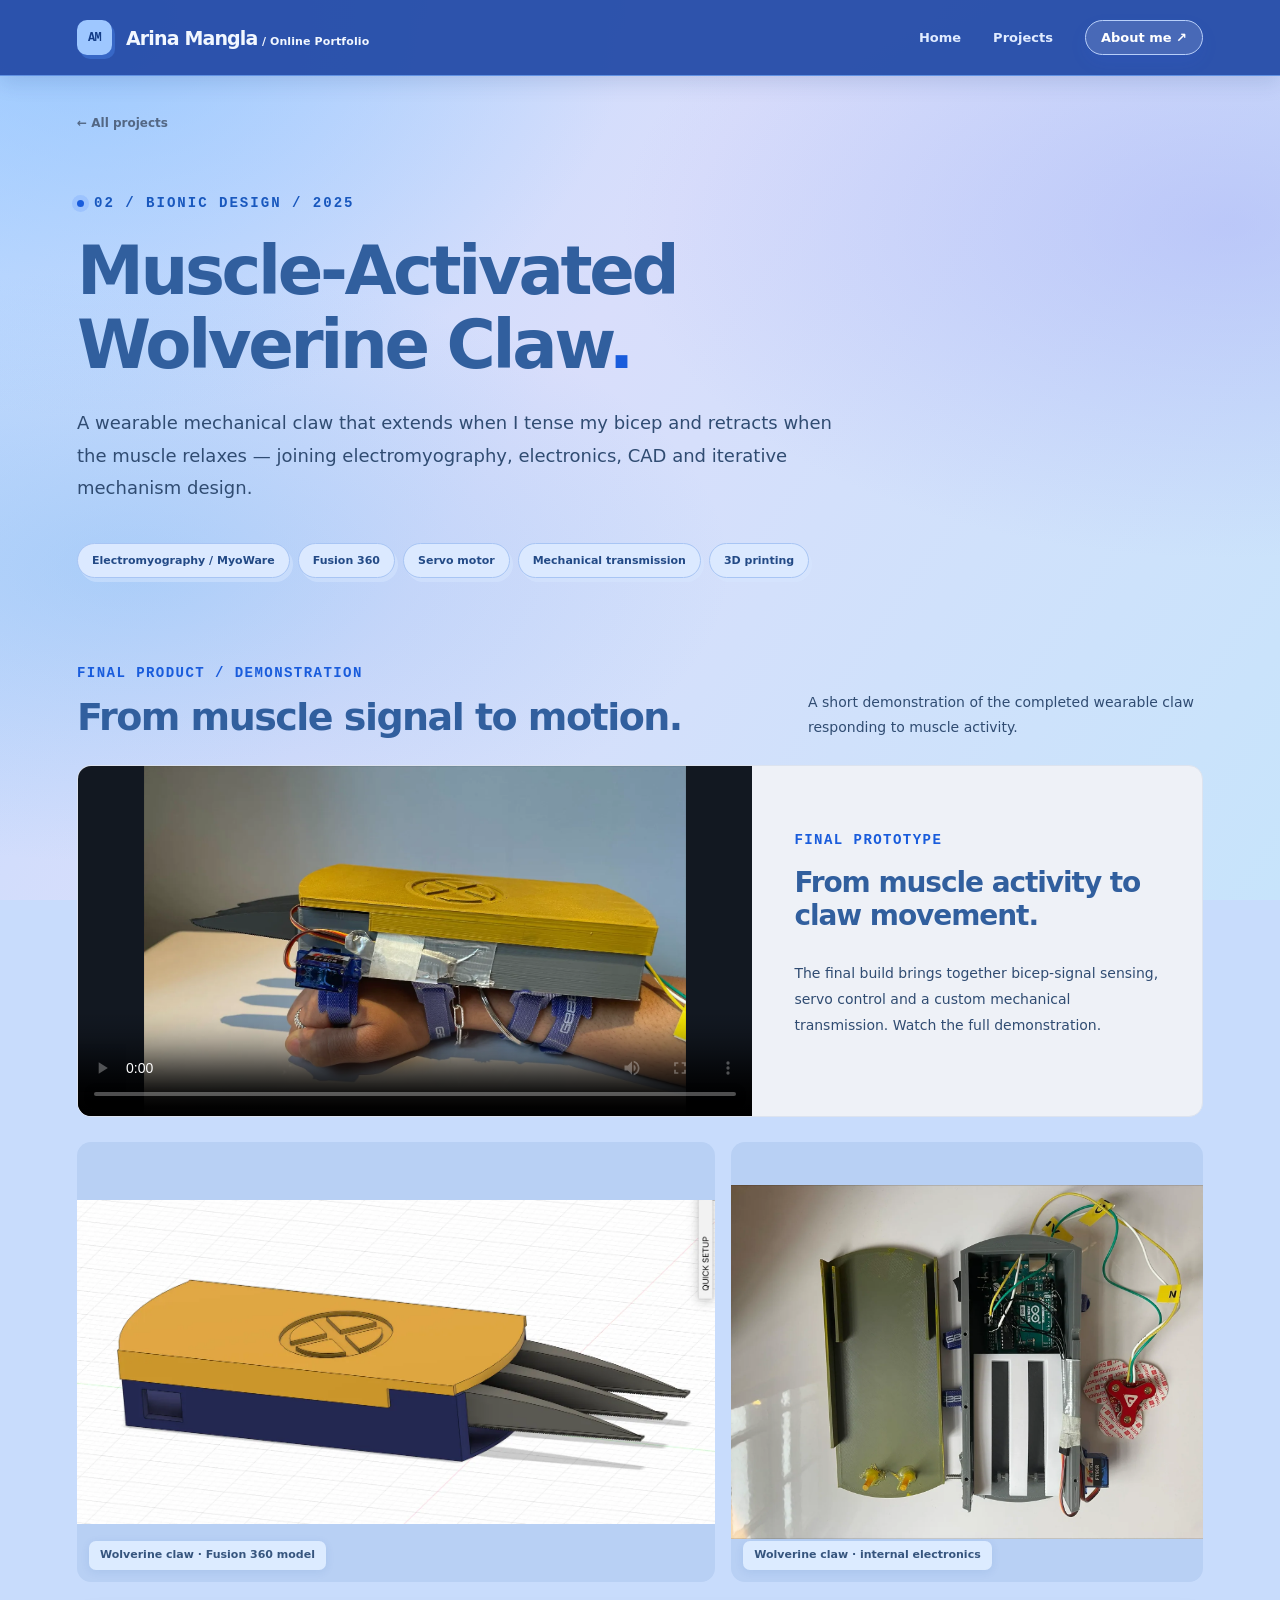
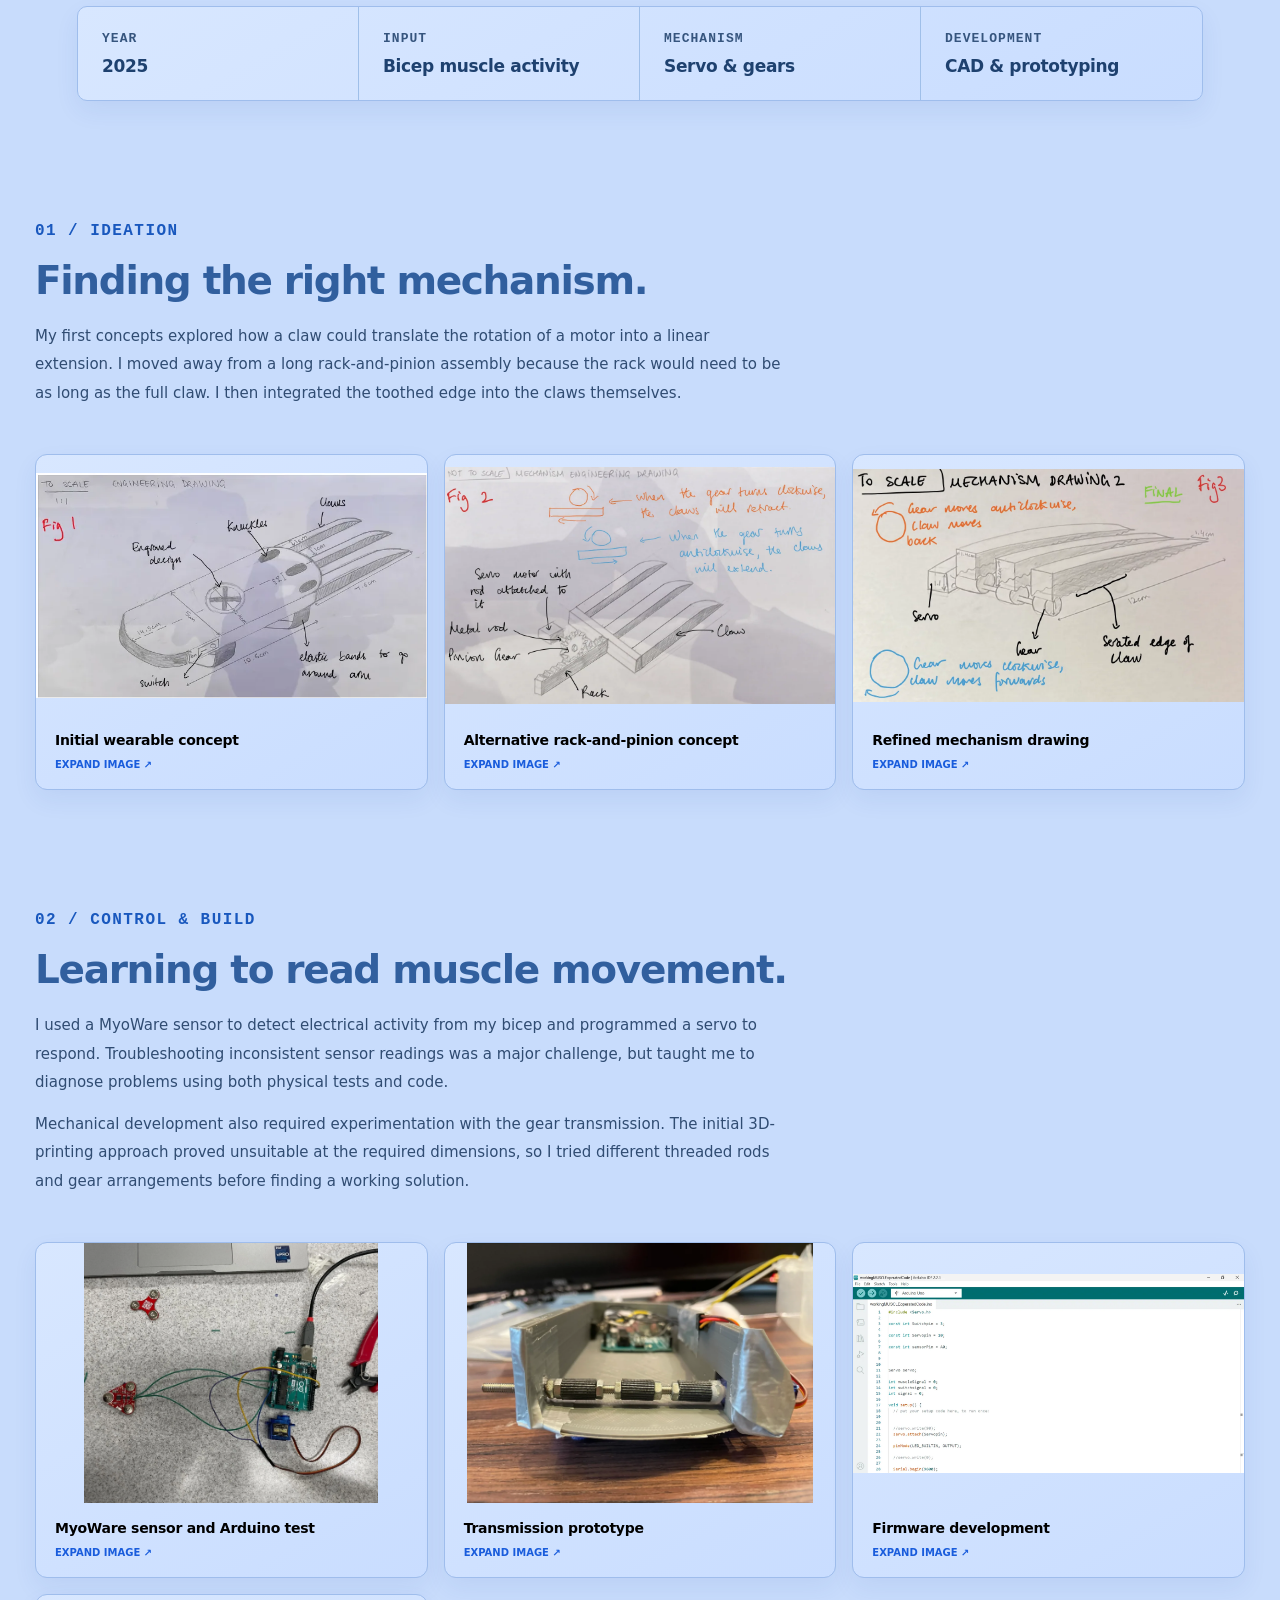
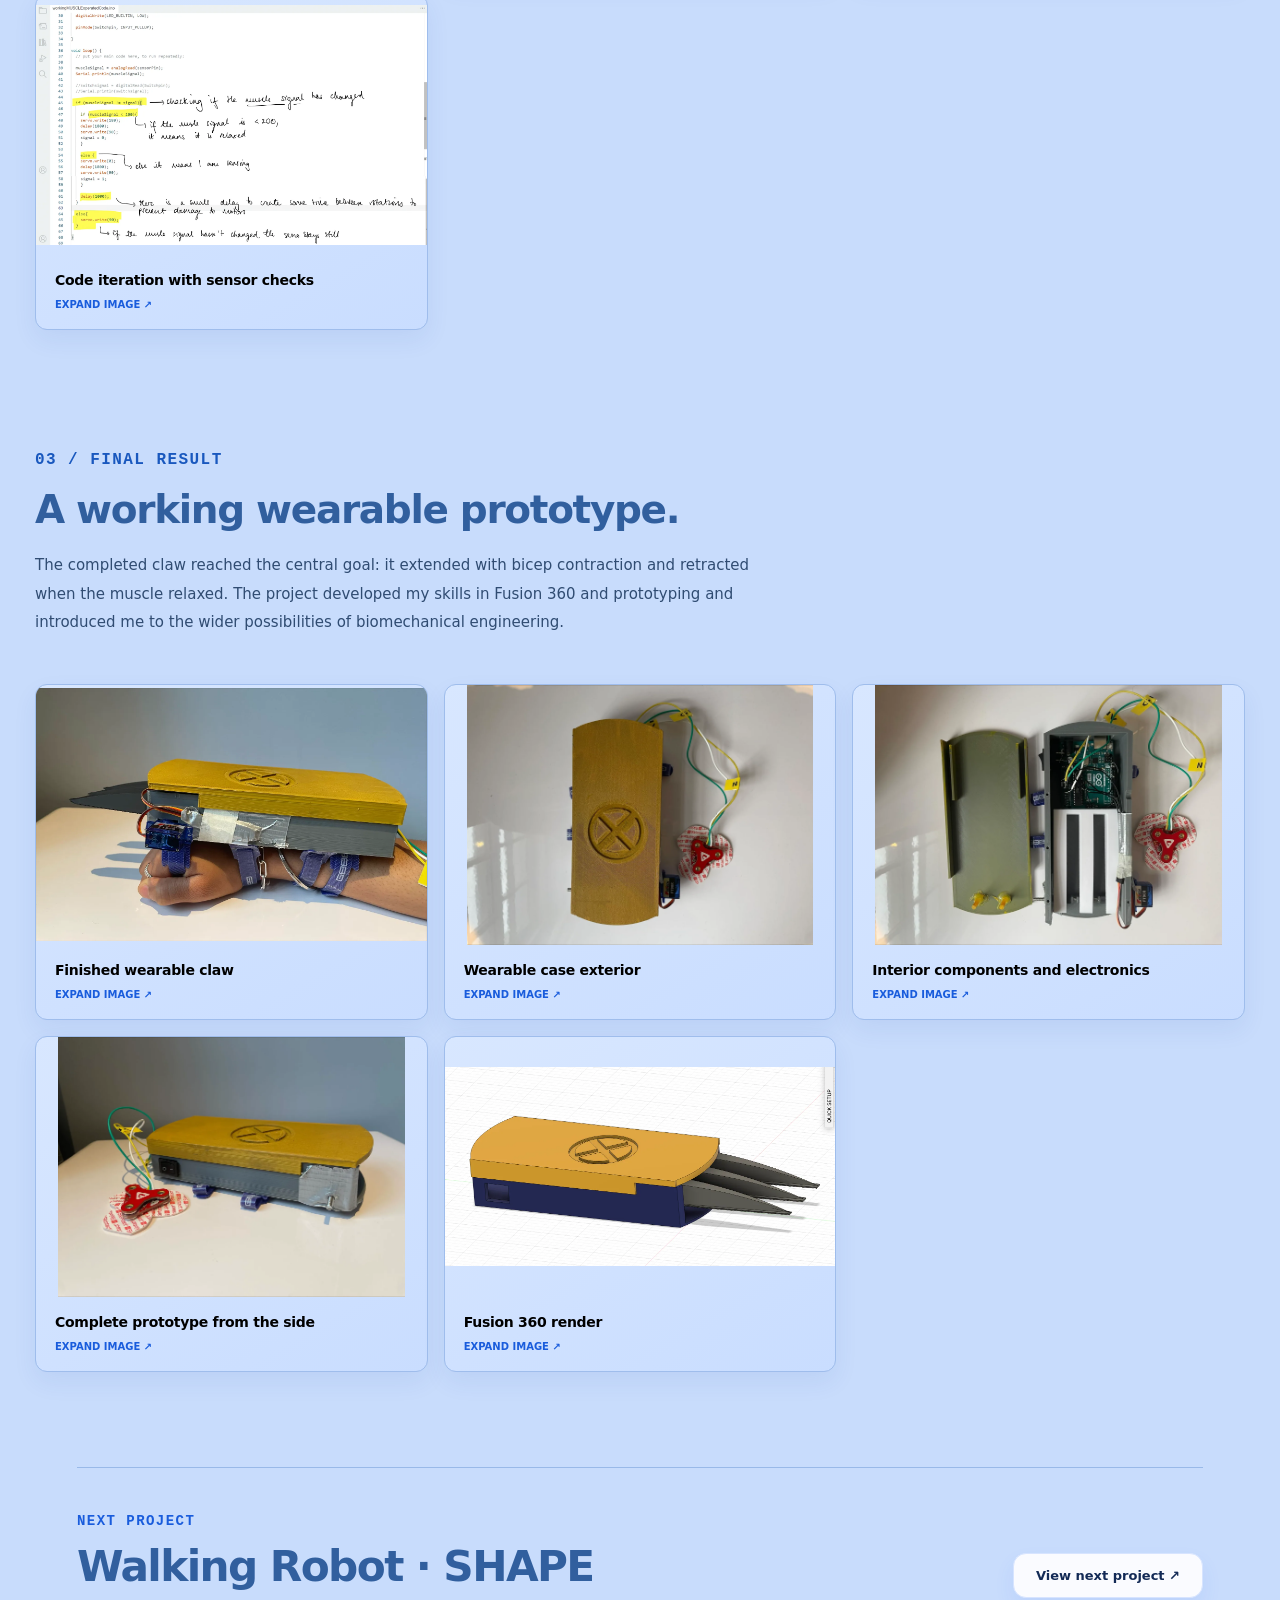
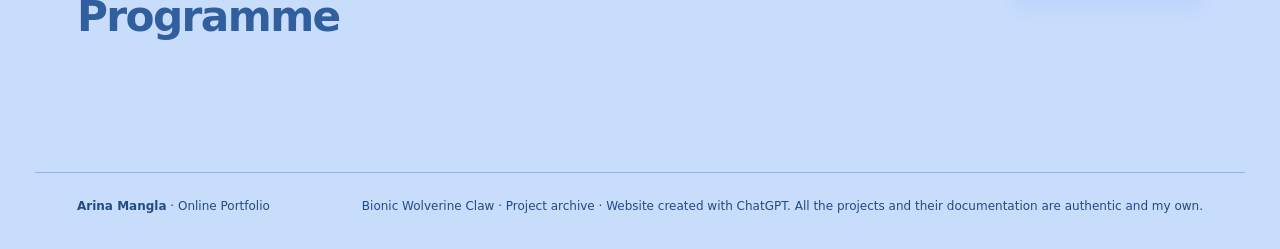
<file: wolverine-claw.html>
<!DOCTYPE html>
<html lang="en"><head><meta charset="utf-8"/><meta content="width=device-width, initial-scale=1" name="viewport"/><meta content="Wearable muscle-controlled claw engineering project, EMG sensor, CAD, mechanical actuation." name="description"/><title>Bionic Wolverine Claw | Engineering Portfolio</title><link href="styles.css" rel="stylesheet"/></head><body>
<header class="site-nav"><div class="container nav-inner"><a class="brand" href="index.html"><span class="brand-mark" data-short="">AM</span><span><span data-name="">Arina Mangla</span> <span style="color:#a6b1c3">/ Online Portfolio</span></span></a><button aria-controls="navigation" aria-expanded="false" aria-label="Open navigation" class="menu-button" type="button">☰</button><nav class="nav-links" id="navigation"><a href="index.html">Home</a><a href="index.html#projects">Projects</a><a class="nav-pill" href="index.html#about">About me ↗</a></nav></div></header><main><div class="container backline"><a href="index.html#projects">← All projects</a></div><section class="detail-hero"><div class="container"><span class="eyebrow">02 / BIONIC DESIGN / 2025</span><h1>Muscle-Activated<br/>Wolverine Claw<span style="color:var(--blue)">.</span></h1><p class="lead">A wearable mechanical claw that extends when I tense my bicep and retracts when the muscle relaxes — joining electromyography, electronics, CAD and iterative mechanism design.</p><div class="detail-facts"><span>Electromyography / MyoWare</span><span>Fusion 360</span><span>Servo motor</span><span>Mechanical transmission</span><span>3D printing</span></div></div></section><section class="container case-video-first"><div class="lead-video-header"><div><span class="section-suptitle">FINAL PRODUCT / DEMONSTRATION</span><h2>From muscle signal to motion.</h2></div><p>A short demonstration of the completed wearable claw responding to muscle activity.</p></div><div class="video-section"><video aria-label="Final muscle-activated Wolverine claw demonstration" controls="" playsinline="" poster="assets/claw-09.webp" preload="metadata"><source src="assets/wolverine-final-demo.mp4" type="video/mp4"/>Your browser does not support embedded video.</video><div class="video-explain"><span class="section-suptitle">FINAL PROTOTYPE</span><h3>From muscle activity to claw movement.</h3><p>The final build brings together bicep-signal sensing, servo control and a custom mechanical transmission. Watch the full demonstration.</p></div></div></section><section class="container"><div class="case-cover-grid"><div class="visual"><img alt="Fusion 360 CAD model of the Wolverine claw" src="assets/claw-08.webp"/></div><div class="visual"><img alt="Internal control electronics and wearable housing" src="assets/claw-11.webp"/></div></div><div class="case-strip"><div><small>Year</small><b>2025</b></div><div><small>Input</small><b>Bicep muscle activity</b></div><div><small>Mechanism</small><b>Servo &amp; gears</b></div><div><small>Development</small><b>CAD &amp; prototyping</b></div></div></section><section class="case-section container"><div class="chapter"><div class="chapter-index">01 / IDEATION</div><div class="chapter-text"><h2>Finding the right mechanism.</h2><p>My first concepts explored how a claw could translate the rotation of a motor into a linear extension. I moved away from a long rack-and-pinion assembly because the rack would need to be as long as the full claw. I then integrated the toothed edge into the claws themselves.</p></div></div><div class="media-grid" data-gallery="claw-concepts"></div></section><section class="case-section container"><div class="chapter"><div class="chapter-index">02 / CONTROL &amp; BUILD</div><div class="chapter-text"><h2>Learning to read muscle movement.</h2><p>I used a MyoWare sensor to detect electrical activity from my bicep and programmed a servo to respond. Troubleshooting inconsistent sensor readings was a major challenge, but taught me to diagnose problems using both physical tests and code.</p><p>Mechanical development also required experimentation with the gear transmission. The initial 3D-printing approach proved unsuitable at the required dimensions, so I tried different threaded rods and gear arrangements before finding a working solution.</p></div></div><div class="media-grid" data-gallery="claw-mechanism"></div></section><section class="case-section container"><div class="chapter"><div class="chapter-index">03 / FINAL RESULT</div><div class="chapter-text"><h2>A working wearable prototype.</h2><p>The completed claw reached the central goal: it extended with bicep contraction and retracted when the muscle relaxed. The project developed my skills in Fusion 360 and prototyping and introduced me to the wider possibilities of biomechanical engineering.</p></div></div><div class="media-grid" data-gallery="claw-final"></div></section><div class="container"><div class="next-section"><div><span class="section-suptitle">NEXT PROJECT</span><h3>Walking Robot · SHAPE Programme</h3></div><a class="btn secondary" href="walking-robot.html">View next project ↗</a></div></div></main>
<footer class="footer"><div class="container footer-row"><span><strong data-name="">Arina Mangla</strong> · Online Portfolio</span><span>Bionic Wolverine Claw · Project archive · Website created with ChatGPT. All the projects and their documentation are authentic and my own.</span></div></footer>
<div aria-label="Project image viewer" aria-modal="true" class="lightbox" id="lightbox" role="dialog"><button aria-label="Close image" class="close" type="button">×</button><button aria-label="Previous image" class="lightbox-nav prev" type="button">‹</button><figure style="margin:0;display:flex;align-items:center;flex-direction:column"><img alt="" id="lightbox-image" src="assets/claw-09.webp"/><figcaption id="lightbox-caption"></figcaption></figure><button aria-label="Next image" class="lightbox-nav next" type="button">›</button></div><script src="data.js"></script><script src="site.js"></script></body></html>
</file>
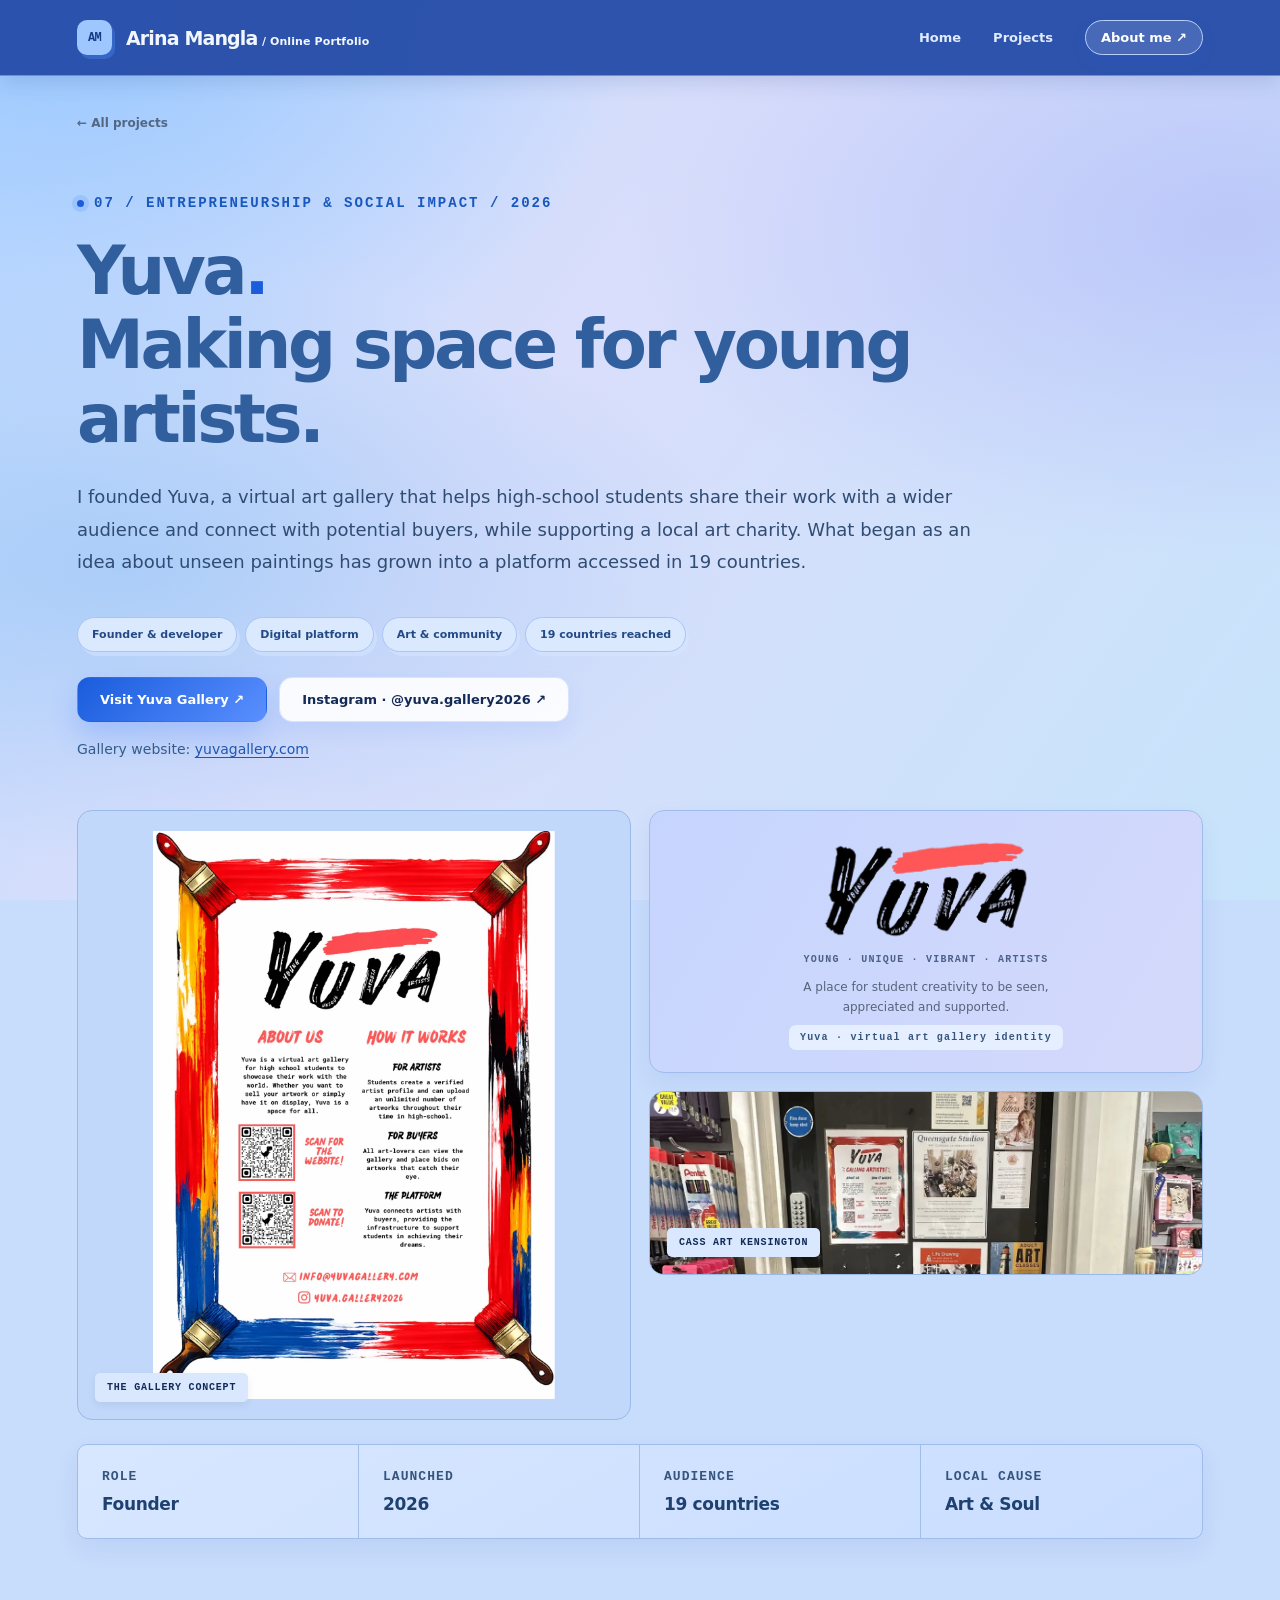
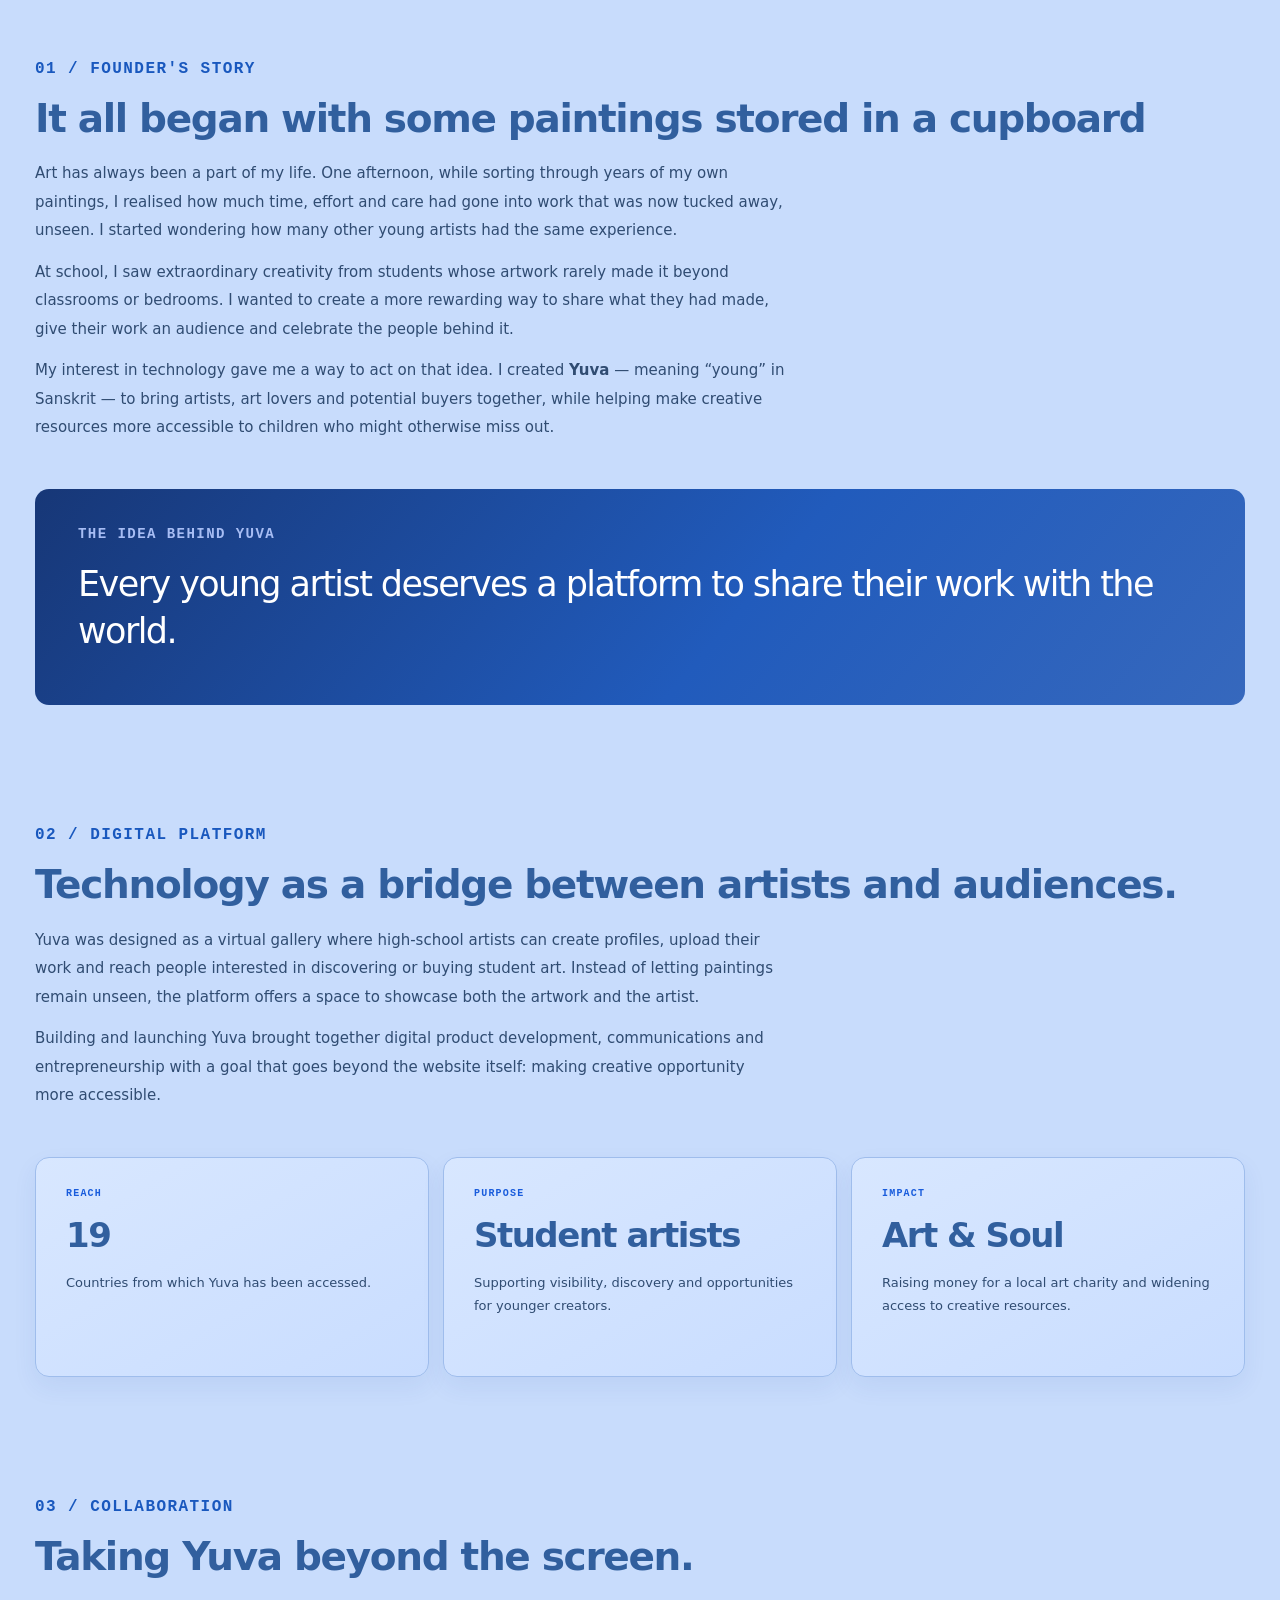
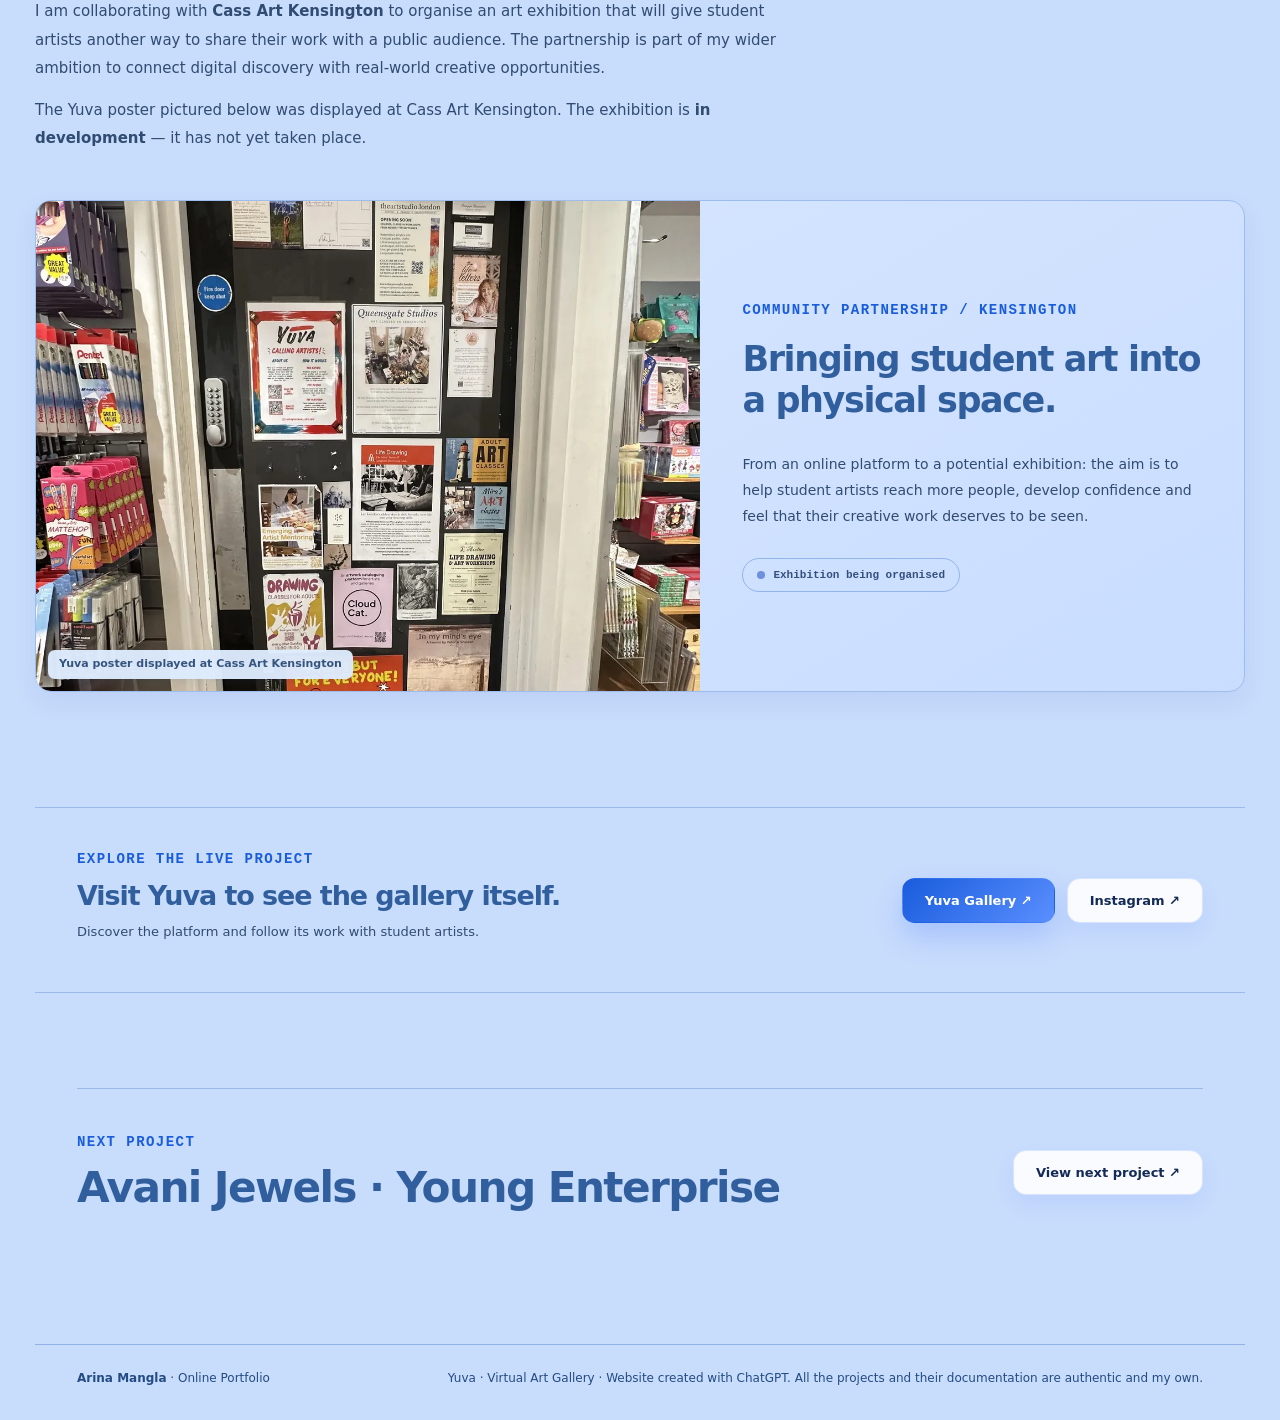
<file: yuva.html>
<!DOCTYPE html>

<html lang="en">
<head>
<meta charset="utf-8"/>
<meta content="width=device-width, initial-scale=1" name="viewport"/>
<meta content="#f8f9fc" name="theme-color"/>
<meta content="Yuva: a virtual gallery founded to give young artists a platform, connect art with potential buyers and support creative access. A mechanical engineering portfolio project." name="description"/>
<title>Yuva · Virtual Art Gallery | Engineering Portfolio</title>
<link href="styles.css" rel="stylesheet"/>
</head>
<body>
<header class="site-nav"><div class="container nav-inner"><a aria-label="Portfolio homepage" class="brand" href="index.html"><span class="brand-mark" data-short="">AM</span><span><span data-name="">Arina Mangla</span> <span style="color:#a6b1c3">/ Online Portfolio</span></span></a><button aria-controls="navigation" aria-expanded="false" aria-label="Open navigation" class="menu-button" type="button">☰</button><nav class="nav-links" id="navigation"><a href="index.html">Home</a><a href="index.html#projects">Projects</a><a class="nav-pill" href="index.html#about">About me ↗</a></nav></div></header>
<main>
<div class="container backline"><a href="index.html#projects">← All projects</a></div>
<section class="detail-hero yuva-heading"><div class="container">
<span class="eyebrow">07 / ENTREPRENEURSHIP &amp; SOCIAL IMPACT / 2026</span>
<h1>Yuva<span style="color:var(--blue)">.</span><br/>Making space for young artists.</h1>
<p class="lead">I founded Yuva, a virtual art gallery that helps high-school students share their work with a wider audience and connect with potential buyers, while supporting a local art charity. What began as an idea about unseen paintings has grown into a platform accessed in 19 countries.</p>
<div class="detail-facts"><span>Founder &amp; developer</span><span>Digital platform</span><span>Art &amp; community</span><span>19 countries reached</span></div>
<div class="yuva-actions"><a class="btn" href="https://yuvagallery.com/" rel="noopener noreferrer" target="_blank">Visit Yuva Gallery ↗</a><a class="btn secondary" href="https://www.instagram.com/yuva.gallery2026/" rel="noopener noreferrer" target="_blank">Instagram · @yuva.gallery2026 ↗</a></div><p class="yuva-direct-url">Gallery website: <a href="https://yuvagallery.com/" target="_blank" rel="noopener noreferrer">yuvagallery.com</a></p>
</div></section>
<section aria-label="Yuva project overview" class="container yuva-hero-visuals">
<div class="yuva-main-visual"><img alt="Yuva information poster explaining the student artist gallery, buyers and fundraising" loading="eager" src="assets/yuva-explainer-poster.webp"/><span class="visual-badge">THE GALLERY CONCEPT</span></div>
<div class="yuva-side-visual"><div class="yuva-brand-panel"><img alt="Yuva logo" class="yuva-wordmark" src="assets/yuva-logo.webp"/><span>YOUNG · UNIQUE · VIBRANT · ARTISTS</span><p>A place for student creativity to be seen, appreciated and supported.</p></div><div class="yuva-shop-visual"><img alt="Yuva promotional poster displayed on a door at Cass Art Kensington" loading="lazy" src="assets/yuva-cass-art-display.webp"/><span class="visual-badge">CASS ART KENSINGTON</span></div></div>
</section>
<div class="container"><div class="case-strip"><div><small>Role</small><b>Founder</b></div><div><small>Launched</small><b>2026</b></div><div><small>Audience</small><b>19 countries</b></div><div><small>Local cause</small><b>Art &amp; Soul</b></div></div></div>
<section class="case-section container" id="founders-story"><div class="chapter"><div class="chapter-index">01 / FOUNDER'S STORY</div><div class="chapter-text"><h2>It all began with some paintings stored in a cupboard</h2><p>Art has always been a part of my life. One afternoon, while sorting through years of my own paintings, I realised how much time, effort and care had gone into work that was now tucked away, unseen. I started wondering how many other young artists had the same experience.</p><p>At school, I saw extraordinary creativity from students whose artwork rarely made it beyond classrooms or bedrooms. I wanted to create a more rewarding way to share what they had made, give their work an audience and celebrate the people behind it.</p><p>My interest in technology gave me a way to act on that idea. I created <strong>Yuva</strong> — meaning “young” in Sanskrit — to bring artists, art lovers and potential buyers together, while helping make creative resources more accessible to children who might otherwise miss out.</p></div></div>
<div class="yuva-story-quote"><span class="section-suptitle">THE IDEA BEHIND YUVA</span><p>Every young artist deserves a platform to share their work with the world.</p></div></section>
<section class="case-section container"><div class="chapter"><div class="chapter-index">02 / DIGITAL PLATFORM</div><div class="chapter-text"><h2>Technology as a bridge between artists and audiences.</h2><p>Yuva was designed as a virtual gallery where high-school artists can create profiles, upload their work and reach people interested in discovering or buying student art. Instead of letting paintings remain unseen, the platform offers a space to showcase both the artwork and the artist.</p><p>Building and launching Yuva brought together digital product development, communications and entrepreneurship with a goal that goes beyond the website itself: making creative opportunity more accessible.</p></div></div><div class="yuva-outcomes"><div><span>REACH</span><strong>19</strong><p>Countries from which Yuva has been accessed.</p></div><div><span>PURPOSE</span><strong>Student artists</strong><p>Supporting visibility, discovery and opportunities for younger creators.</p></div><div><span>IMPACT</span><strong>Art &amp; Soul</strong><p>Raising money for a local art charity and widening access to creative resources.</p></div></div></section>
<section class="case-section container" id="cass-art"><div class="chapter"><div class="chapter-index">03 / COLLABORATION</div><div class="chapter-text"><h2>Taking Yuva beyond the screen.</h2><p>I am collaborating with <strong>Cass Art Kensington</strong> to organise an art exhibition that will give student artists another way to share their work with a public audience. The partnership is part of my wider ambition to connect digital discovery with real-world creative opportunities.</p><p>The Yuva poster pictured below was displayed at Cass Art Kensington. The exhibition is <strong>in development</strong> — it has not yet taken place.</p></div></div><div class="yuva-collaboration"><div class="yuva-collaboration-photo"><img alt="Yuva poster displayed alongside other arts notices at Cass Art Kensington" loading="lazy" src="assets/yuva-cass-art-display.webp"/></div><div class="yuva-collaboration-copy"><span class="section-suptitle">COMMUNITY PARTNERSHIP / KENSINGTON</span><h3>Bringing student art into a physical space.</h3><p>From an online platform to a potential exhibition: the aim is to help student artists reach more people, develop confidence and feel that their creative work deserves to be seen.</p><span class="yuva-in-progress"><span aria-hidden="true"></span> Exhibition being organised</span></div></div></section>

<section class="container yuva-end-links"><div><span class="section-suptitle">EXPLORE THE LIVE PROJECT</span><h2>Visit Yuva to see the gallery itself.</h2><p>Discover the platform and follow its work with student artists.</p></div><div class="yuva-end-actions"><a class="btn" href="https://yuvagallery.com/" rel="noopener noreferrer" target="_blank">Yuva Gallery ↗</a><a class="btn secondary" href="https://www.instagram.com/yuva.gallery2026/" rel="noopener noreferrer" target="_blank">Instagram ↗</a></div></section>
<div class="container"><div class="next-section"><div><span class="section-suptitle">NEXT PROJECT</span><h3>Avani Jewels · Young Enterprise</h3></div><a class="btn secondary" href="avani-jewels.html">View next project ↗</a></div></div>
</main>
<footer class="footer"><div class="container footer-row"><span><strong data-name="">Arina Mangla</strong> · Online Portfolio</span><span>Yuva · Virtual Art Gallery · Website created with ChatGPT. All the projects and their documentation are authentic and my own.</span></div></footer>
<div aria-label="Project image viewer" aria-modal="true" class="lightbox" id="lightbox" role="dialog"><button aria-label="Close image" class="close" type="button">×</button><button aria-label="Previous image" class="lightbox-nav prev" type="button">‹</button><figure style="margin:0;display:flex;align-items:center;flex-direction:column"><img alt="" id="lightbox-image" src="assets/yuva-explainer-poster.webp"/><figcaption id="lightbox-caption"></figcaption></figure><button aria-label="Next image" class="lightbox-nav next" type="button">›</button></div>
<script src="data.js"></script><script src="site.js"></script>
</body></html>
</file>
<file: styles.css>
:root{
 --ink:#172234;--soft:#637087;--paper:#f8f9fc;--white:#ffffff;--border:#e1e6ed;--blue:#335ed9;--blueDark:#193a9f;--pale:#edf2ff;--grey:#eff2f7;
 --display:system-ui,-apple-system,"Segoe UI",Arial,sans-serif;--mono:ui-monospace,SFMono-Regular,Menlo,Monaco,Consolas,monospace;
}
*{box-sizing:border-box}
html{scroll-behavior:smooth;scroll-padding-top:88px}
body{margin:0;background:var(--paper);color:var(--ink);font-family:var(--display);font-size:16px;-webkit-font-smoothing:antialiased}
a{color:inherit;text-decoration:none}button{font:inherit}
img{display:block;width:100%}::selection{background:#ccdafd}
.container{max-width:1210px;margin:auto;padding:0 42px}
.site-nav{height:76px;display:flex;align-items:center;position:sticky;top:0;z-index:30;background:rgba(248,249,252,.94);border-bottom:1px solid var(--border)}
.nav-inner{display:flex;align-items:center;justify-content:space-between;width:100%;gap:20px}
.brand{display:flex;align-items:center;gap:13px;font-weight:750;font-size:13px;letter-spacing:-.01em}.brand-mark{width:35px;height:35px;background:var(--ink);color:white;display:grid;place-items:center;border-radius:9px;font-family:var(--mono);font-size:12px;letter-spacing:-.05em}.brand span:last-child{white-space:nowrap}
.nav-links{display:flex;gap:32px;align-items:center;font-size:13px;font-weight:650;color:#526076}.nav-links a:hover,.nav-links .active{color:var(--blue)}.nav-links .nav-pill{border:1px solid #ccd6eb;color:var(--ink);border-radius:999px;padding:9px 15px}
.menu-button{display:none;background:transparent;border:0;font-size:24px;cursor:pointer}
.eyebrow{display:inline-flex;gap:10px;align-items:center;font-family:var(--mono);font-size:10.5px;letter-spacing:.14em;text-transform:uppercase;font-weight:700;color:var(--blue)}
.eyebrow:before{content:"";height:7px;width:7px;background:var(--blue);border-radius:50%}
.muted{color:var(--soft)}.textlink{color:var(--blue);font-size:13px;font-weight:750;display:inline-flex;align-items:center;gap:8px}.textlink:hover{gap:13px}
.hero{padding:92px 0 84px;overflow:hidden}.hero-layout{display:grid;grid-template-columns:1.06fr .94fr;gap:66px;align-items:center}
.hero h1{font-size:clamp(51px,6.4vw,89px);line-height:1.06;letter-spacing:-.077em;font-weight:730;margin:27px 0 26px;max-width:770px}.hero h1 em{font-style:normal;color:var(--blue)}
.hero-description{font-size:17px;line-height:1.78;color:var(--soft);max-width:500px;margin:0 0 31px}
.hero-ctas{display:flex;align-items:center;gap:23px;flex-wrap:wrap}.btn{background:var(--blue);color:white;border:1px solid var(--blue);padding:14px 22px;border-radius:8px;font-size:13px;font-weight:750;display:inline-flex;align-items:center;justify-content:center;gap:10px;transition:.2s}.btn:hover{background:var(--blueDark);transform:translateY(-1px)}.btn.secondary{background:white;color:var(--ink);border-color:var(--border)}.btn.secondary:hover{background:var(--grey)}
.hero-art{height:492px;position:relative}.hero-cad{position:absolute;right:0;top:0;width:64%;height:76%;border:1px solid var(--border);border-radius:18px;background:#fff;overflow:hidden;transform:rotate(5deg);box-shadow:0 30px 75px rgba(23,34,52,.09)}.hero-cad img{width:100%;height:100%;object-fit:contain;padding:15px}.hero-photo{position:absolute;left:0;bottom:0;width:66%;height:78%;border:8px solid #fff;border-radius:17px;background:#e7e7e7;overflow:hidden;box-shadow:0 30px 75px rgba(23,34,52,.18)}.hero-photo img{height:100%;object-fit:cover;object-position:center 32%}.hero-float{position:absolute;right:0;bottom:28px;background:#fff;border:1px solid var(--border);box-shadow:0 16px 40px #17223418;border-radius:12px;padding:17px 21px;z-index:1;min-width:180px}.hero-float b{display:block;font-size:12px}.hero-float small{display:block;font-family:var(--mono);font-size:9px;color:var(--soft);margin-top:7px;letter-spacing:.07em}
.stats{border-top:1px solid var(--border);border-bottom:1px solid var(--border);display:grid;grid-template-columns:repeat(3,1fr)}.stat{padding:26px 28px 26px 0;display:flex;align-items:center;gap:17px}.stat:not(:last-child){border-right:1px solid var(--border)}.stat:not(:first-child){padding-left:32px}.stat strong{font-size:30px;letter-spacing:-.05em;line-height:1}.stat span{color:var(--soft);font-size:12px;line-height:1.5}
.section{padding:97px 0}.section-suptitle{font-family:var(--mono);text-transform:uppercase;letter-spacing:.13em;color:var(--blue);font-size:11px;font-weight:700}.section-heading{display:flex;justify-content:space-between;align-items:end;gap:20px;margin-bottom:38px}.section-heading h2,.heading-main{font-size:clamp(34px,4.2vw,53px);line-height:1.12;letter-spacing:-.058em;margin:12px 0 0;font-weight:730}.section-heading p{max-width:380px;color:var(--soft);font-size:14px;line-height:1.7;margin:0}
.feature{display:grid;grid-template-columns:1.05fr .95fr;background:var(--ink);color:white;border-radius:19px;overflow:hidden;min-height:480px}.feature-media{background:#d9dce6;position:relative;overflow:hidden}.feature-media img{position:absolute;width:100%;height:100%;object-fit:cover;object-position:center 44%}.feature-content{padding:65px 58px;display:flex;flex-direction:column;justify-content:center}.feature .section-suptitle{color:#9fb7ff}.feature h3{font-size:clamp(36px,3.6vw,51px);letter-spacing:-.06em;line-height:1.09;margin:22px 0 18px}.feature p{font-size:15px;line-height:1.85;color:#bfccdf;margin:0 0 27px}.feature .feature-meta{font-family:var(--mono);font-size:11px;color:#a0b1cf;margin-bottom:30px}.feature .btn{width:max-content;background:white;color:var(--ink);border-color:white}
.filter{display:flex;gap:8px;flex-wrap:wrap;margin:0 0 28px}.filter button{border:1px solid var(--border);background:white;border-radius:99px;padding:10px 16px;color:var(--soft);font-size:12px;font-weight:700;cursor:pointer}.filter button.selected,.filter button:hover{background:var(--ink);color:#fff;border-color:var(--ink)}
.project-grid{display:grid;grid-template-columns:repeat(3,1fr);gap:16px}.project-card{background:white;border:1px solid var(--border);border-radius:12px;overflow:hidden;min-height:260px;display:flex;flex-direction:column;transition:box-shadow .2s,transform .2s}.project-card:hover{box-shadow:0 16px 32px #1722340c;transform:translateY(-2px)}.project-card .top{padding:23px 22px 20px;flex:1}.card-index{display:flex;align-items:center;justify-content:space-between;margin-bottom:33px;font-family:var(--mono);font-size:10px;color:var(--blue);letter-spacing:.08em;text-transform:uppercase}.card-index span:last-child{color:#8491a7}.project-card h3{font-size:21px;line-height:1.22;letter-spacing:-.042em;margin:0 0 12px}.project-card p{font-size:12px;line-height:1.75;color:var(--soft);margin:0}.project-card .bottom{border-top:1px solid var(--border);display:flex;justify-content:space-between;align-items:center;padding:16px 22px;color:#50617c;font-size:11px;font-weight:700}.project-card .bottom b{color:var(--blue);font-size:16px;font-weight:500}.project-card .bottom .pending{font-style:normal;color:#8b96a9}
.about-band{background:#ecf1fc;border-top:1px solid #dce4f4;border-bottom:1px solid #dce4f4}.about-content{padding:81px 0;display:grid;grid-template-columns:1fr 1fr;gap:80px;align-items:start}.about-content h2{font-size:44px;line-height:1.15;letter-spacing:-.06em;margin:15px 0 0}.about-content p{font-size:17px;line-height:1.85;color:#56647a;margin:3px 0}
.footer{padding:31px 0 38px;font-size:12px;color:#7d8aa0}.footer-row{display:flex;align-items:center;justify-content:space-between;gap:20px;border-top:1px solid var(--border);padding-top:26px}.footer strong{color:var(--ink)}
/* Detail / case-study pages */
.backline{padding-top:36px}.backline a{font-size:12px;font-weight:700;color:#536784}.detail-hero{padding:61px 0 49px}.detail-hero h1{font-size:clamp(52px,6.5vw,92px);letter-spacing:-.075em;line-height:1.04;max-width:890px;margin:22px 0 24px}.detail-hero .lead{font-size:18px;color:var(--soft);line-height:1.8;max-width:790px;margin:0 0 39px}.detail-facts{display:flex;gap:8px;flex-wrap:wrap}.detail-facts span{font-size:11px;color:#435474;border:1px solid #dae1ec;border-radius:99px;padding:10px 14px;background:white;font-weight:700}.split-visual{display:grid;grid-template-columns:1.05fr .95fr;gap:14px;height:550px}.visual{background:#e8edf5;overflow:hidden;border-radius:14px;position:relative}.visual img{width:100%;height:100%;object-fit:contain}.visual.large{background:#e4e4e4}.visual.large img{object-fit:cover;object-position:center 40%}.visual.small img{padding:17px;background:#f0f2f6}.visual-badge{position:absolute;left:17px;bottom:17px;background:#fff;padding:9px 12px;border-radius:5px;font:700 10px var(--mono);letter-spacing:.08em;text-transform:uppercase;color:var(--ink);box-shadow:0 3px 8px #0001}
.case-strip{display:grid;grid-template-columns:repeat(4,1fr);gap:0;margin-top:24px;border:1px solid var(--border);border-radius:10px;background:#fff}.case-strip>div{padding:24px}.case-strip>div:not(:last-child){border-right:1px solid var(--border)}.case-strip small{display:block;color:var(--soft);font:650 10px var(--mono);text-transform:uppercase;letter-spacing:.08em;margin-bottom:10px}.case-strip b{font-size:15px;letter-spacing:-.02em}
.case-section{padding:110px 0 0}.chapter{display:grid;grid-template-columns:36% 64%;gap:0;margin-bottom:34px}.chapter-index{font:700 11px var(--mono);letter-spacing:.14em;color:var(--blue);text-transform:uppercase;padding-top:8px}.chapter-text h2{font-size:clamp(32px,3.5vw,47px);letter-spacing:-.05em;line-height:1.16;margin:0 0 17px}.chapter-text p{color:#657289;font-size:15px;line-height:1.9;max-width:750px;margin:0 0 13px}
.media-grid{display:grid;grid-template-columns:repeat(3,1fr);gap:16px}.media-card{background:#fff;border:1px solid var(--border);border-radius:12px;overflow:hidden;cursor:pointer;text-align:left;padding:0;transition:transform .2s,box-shadow .2s}.media-card:hover{transform:translateY(-3px);box-shadow:0 15px 30px #17223416}.media-card img{width:100%;height:260px;object-fit:contain;background:#eef1f6;padding:10px}.media-card .cap{padding:17px 19px 19px}.media-card .cap strong{font-size:14px;letter-spacing:-.02em;display:block;margin-bottom:7px}.media-card .cap span{font-size:12px;color:var(--soft);line-height:1.55;display:block}.media-card .cap em{font-size:10px;color:var(--blue);font-style:normal;font-weight:750;display:block;margin-top:11px}
.technical-row{display:grid;grid-template-columns:1fr 1fr;gap:40px;align-items:center}.technical-img{border-radius:12px;overflow:hidden;background:#e9ecf1;height:390px}.technical-img img{width:100%;height:100%;object-fit:contain}.technical-text h3{font-size:30px;letter-spacing:-.045em;margin:0 0 13px}.technical-text p{line-height:1.8;color:var(--soft);font-size:14px}.detail-points{padding:0;list-style:none;margin:22px 0 0}.detail-points li{display:flex;gap:13px;border-top:1px solid var(--border);padding:14px 0;color:#40516a;font-size:13px;line-height:1.65}.detail-points li:before{content:'↗';color:var(--blue);font-weight:700}
.outcome{background:#192641;color:white;border-radius:16px;padding:53px;display:grid;grid-template-columns:1fr 1.15fr;gap:45px;align-items:center}.outcome .figure{font-weight:750;font-size:clamp(84px,11vw,137px);letter-spacing:-.09em;line-height:1;color:#b8cbff}.outcome .figure small{font-size:18px;color:#a9b8d3;display:block;letter-spacing:0;margin-top:9px;font-weight:600}.outcome h3{font-size:31px;letter-spacing:-.05em;margin:0 0 12px}.outcome p{color:#b7c4db;font-size:14px;line-height:1.85;margin:0}
.video-section{background:#eef1f7;border:1px solid #dce3ef;border-radius:14px;overflow:hidden;display:grid;grid-template-columns:1.2fr .8fr}.video-section video{background:#121821;object-fit:contain;width:100%;height:350px}.video-explain{padding:42px;display:flex;flex-direction:column;justify-content:center}.video-explain h3{font-size:30px;letter-spacing:-.05em;margin:15px 0}.video-explain p{font-size:14px;line-height:1.85;color:var(--soft)}
.archive{margin-top:30px;background:white;border-radius:13px;border:1px solid var(--border);padding:24px 28px}.archive summary{cursor:pointer;display:flex;align-items:center;justify-content:space-between;font-size:15px;font-weight:750;list-style:none}.archive summary::-webkit-details-marker{display:none}.archive summary:after{content:'+';font-size:25px;color:var(--blue);font-weight:400}.archive[open] summary:after{content:'−'}.archive p{font-size:13px;color:var(--soft);line-height:1.8}.archive-grid{display:grid;grid-template-columns:repeat(4,1fr);gap:12px;margin-top:20px}.archive-item{border:1px solid var(--border);border-radius:8px;background:#f9fafc;overflow:hidden;text-align:left;padding:0;cursor:pointer}.archive-item img{height:180px;object-fit:contain;padding:7px}.archive-item span{display:block;padding:9px;font-size:11px;font-weight:700;line-height:1.4}
.next-section{margin-top:95px;border-top:1px solid var(--border);padding:42px 0 100px;display:flex;justify-content:space-between;align-items:center;gap:25px}.next-section h3{font-size:28px;letter-spacing:-.04em;margin:10px 0 0}
.lightbox{position:fixed;inset:0;background:rgba(11,17,28,.95);display:none;z-index:100;padding:50px 25px 85px;align-items:center;justify-content:center;flex-direction:column}.lightbox.open{display:flex}.lightbox img{width:auto;height:auto;max-width:92vw;max-height:75vh;object-fit:contain}.lightbox figcaption{color:#e4ebff;font-size:13px;margin-top:20px;text-align:center}.lightbox .close{position:absolute;right:30px;top:20px;border:1px solid #fff6;color:white;border-radius:99px;background:#ffffff15;font-size:27px;width:43px;height:43px;cursor:pointer}.lightbox-nav{position:absolute;top:50%;color:#fff;background:#ffffff18;border:1px solid #ffffff55;border-radius:50%;font-size:25px;width:42px;height:42px;cursor:pointer}.lightbox-nav.prev{left:28px}.lightbox-nav.next{right:28px}
/* Additional projects */
.additional-heading{padding:74px 0 58px}.additional-heading h1{font-size:clamp(45px,6vw,78px);letter-spacing:-.07em;line-height:1.08;margin:20px 0}.additional-heading p{max-width:680px;line-height:1.8;color:var(--soft);font-size:16px}.additional-case{padding:62px 0;border-top:1px solid var(--border);display:grid;grid-template-columns:.45fr .55fr;gap:55px}.additional-case h2{font-size:34px;letter-spacing:-.05em;margin:12px 0}.additional-case p{color:var(--soft);line-height:1.85;font-size:14px}.additional-media{min-height:280px;background:linear-gradient(135deg,#e7ecf6,#f5f7fb);border:1px dashed #cad4e5;border-radius:12px;display:flex;flex-direction:column;align-items:center;justify-content:center;gap:9px;color:#8b98ae}.additional-media .place-glyph{font-size:36px;line-height:1}.additional-media strong{color:#5b6c85;font-size:13px}.additional-media span{font-size:11px}.tags{display:flex;flex-wrap:wrap;gap:7px;margin-top:20px}.tag{font-family:var(--mono);color:#637089;font-size:10px;border:1px solid var(--border);border-radius:5px;padding:7px 9px;background:#fff}
@media(max-width:900px){.container{padding:0 25px}.hero-layout{grid-template-columns:1fr;gap:45px}.hero{padding:62px 0}.hero h1{max-width:600px}.hero-art{max-width:630px;width:100%;margin:auto}.feature-content{padding:38px}.project-grid{grid-template-columns:repeat(2,1fr)}.split-visual{height:440px}.case-strip>div{padding:18px}.media-grid{grid-template-columns:repeat(2,1fr)}.archive-grid{grid-template-columns:repeat(3,1fr)}}
@media(max-width:640px){.container{padding:0 19px}.site-nav{height:68px}.nav-links{display:none;position:absolute;top:67px;left:0;right:0;background:var(--paper);padding:24px;flex-direction:column;align-items:stretch;gap:22px;border-bottom:1px solid var(--border)}.nav-links.open{display:flex}.menu-button{display:block}.brand{font-size:12px}.hero{padding:54px 0 41px}.hero h1{font-size:clamp(47px,11vw,69px);margin:20px 0}.hero-description{font-size:15px}.hero-art{height:310px}.hero-photo{border-width:5px}.hero-float{bottom:7px;min-width:135px;padding:12px}.hero-float b{font-size:10px}.hero-float small{font-size:8px}.stats{grid-template-columns:repeat(3,1fr)}.stat{padding:19px 10px 20px 0;gap:7px;display:block}.stat:not(:first-child){padding-left:12px}.stat strong{font-size:22px;display:block;margin-bottom:8px}.stat span{font-size:9px}.section{padding:69px 0}.section-heading{display:block}.section-heading h2,.heading-main{font-size:37px}.section-heading p{margin-top:15px}.feature{grid-template-columns:1fr}.feature-media{height:320px}.feature-content{padding:36px 27px 41px}.feature h3{font-size:35px}.project-grid{grid-template-columns:1fr}.project-card{min-height:200px}.project-card .card-index{margin-bottom:20px}.about-content{grid-template-columns:1fr;gap:23px;padding:60px 0}.about-content h2{font-size:37px}.footer-row{flex-direction:column;align-items:start}.detail-hero{padding:42px 0 34px}.detail-hero h1{font-size:clamp(46px,11vw,65px)}.detail-hero .lead{font-size:15px}.split-visual{grid-template-columns:1fr;height:auto}.visual.large{height:400px}.visual.small{height:300px}.case-strip{grid-template-columns:repeat(2,1fr)}.case-strip>div:nth-child(2){border-right:0}.case-strip>div:nth-child(-n+2){border-bottom:1px solid var(--border)}.case-section{padding:77px 0 0}.chapter{grid-template-columns:1fr;gap:16px}.chapter-text h2{font-size:34px}.media-grid{grid-template-columns:1fr}.media-card img{height:300px}.technical-row{grid-template-columns:1fr;gap:24px}.technical-img{height:345px}.outcome{grid-template-columns:1fr;gap:23px;padding:32px 27px}.outcome .figure{font-size:92px}.video-section{grid-template-columns:1fr}.video-section video{height:280px}.video-explain{padding:26px}.archive-grid{grid-template-columns:repeat(2,1fr)}.archive-item img{height:150px}.next-section{margin-top:62px;padding-bottom:60px;display:block}.next-section .btn{margin-top:20px}.additional-case{grid-template-columns:1fr;gap:24px}.additional-case .additional-media{min-height:230px}.lightbox-nav.prev{left:9px}.lightbox-nav.next{right:9px}}
@media(prefers-reduced-motion:reduce){*{scroll-behavior:auto!important;transition:none!important}}


/* V2 engineering case studies */
.process-notes{display:grid;grid-template-columns:repeat(4,1fr);gap:10px;padding:23px 0;margin-top:22px;border-top:1px solid var(--border);border-bottom:1px solid var(--border)}.process-notes span{font:700 11px var(--mono);color:var(--blue);line-height:1.8}
.validation-panel{display:grid;grid-template-columns:repeat(3,1fr);background:#192641;border-radius:14px;overflow:hidden;color:white}.validation-panel>div{padding:34px 29px;border-right:1px solid #40506b}.validation-panel>div:last-child{border-right:none}.validation-panel strong{display:block;color:#bdd0ff;font-size:clamp(40px,5vw,70px);font-weight:750;letter-spacing:-.075em}.validation-panel span{color:#d1d8e8;font-size:12px;line-height:1.7}
.video-pair{display:grid;grid-template-columns:repeat(2,minmax(0,1fr));gap:20px}.video-tile{border:1px solid var(--border);border-radius:14px;overflow:hidden;background:#fff}.video-tile video{display:block;width:100%;height:315px;object-fit:contain;background:#1b2434}.video-tile h3{margin:22px 23px 6px;font-size:20px;letter-spacing:-.03em}.video-tile p{margin:0 23px 24px;font-size:13px;line-height:1.7;color:var(--soft)}.privacy-note{font-size:13px;line-height:1.8;color:#617089;padding:24px 27px;border:1px solid var(--border);background:#fff;border-radius:10px;margin-top:28px}.privacy-note strong{color:#172234}
.f1-rich .f1-picture{height:340px;position:relative;border-radius:12px;overflow:hidden;background:#e8edf5}.f1-rich .f1-picture img{width:100%;height:100%;object-fit:contain}.f1-rich .f1-full{grid-column:1 / -1}.f1-note{font-style:italic;font-size:12px!important}
.sponsor-feature{display:grid;grid-template-columns:1fr 1fr;gap:33px;border:1px solid var(--border);background:#fff;border-radius:16px;overflow:hidden}.sponsor-picture{min-height:410px;background:#e6ebf5}.sponsor-picture>img{width:100%;height:100%;min-height:410px;object-fit:cover;object-position:center}.sponsor-placeholder{min-height:410px;padding:38px;display:flex;flex-direction:column;gap:12px;align-items:flex-start;justify-content:center;background:linear-gradient(130deg,#e8edf8,#d8e4f8)}.sponsor-placeholder strong{font-size:26px;letter-spacing:-.04em}.sponsor-placeholder span:last-child{font-size:13px;color:#697c95;max-width:270px;line-height:1.75}.sponsor-copy{padding:40px 29px 40px 0;display:flex;flex-direction:column;justify-content:center}.sponsor-copy h3{font-size:29px;line-height:1.15;letter-spacing:-.05em;margin:18px 0 14px}.sponsor-copy p{font-size:14px;color:var(--soft);line-height:1.8}.sponsor-copy .sponsor-note{font-size:12px;border-top:1px solid var(--border);padding-top:15px}
@media(max-width:700px){.process-notes{grid-template-columns:repeat(2,1fr)}.validation-panel{grid-template-columns:1fr}.validation-panel>div{padding:22px 28px;border-right:0;border-bottom:1px solid #40506b}.video-pair{grid-template-columns:1fr}.video-tile video{height:245px}.sponsor-feature{grid-template-columns:1fr}.sponsor-copy{padding:18px 26px 32px}.sponsor-picture,.sponsor-placeholder,.sponsor-picture>img{min-height:270px;height:270px}.f1-rich .f1-picture{height:280px}}

/* Royal Air Force sponsorship and STEM outreach */
.outreach-feature{margin-top:22px;display:grid;grid-template-columns:minmax(0,1.7fr) minmax(245px,.65fr);gap:36px;background:#172540;color:#fff;border-radius:16px;padding:45px 50px;align-items:center}
.outreach-feature h3{font-size:clamp(28px,3.3vw,42px);line-height:1.14;letter-spacing:-.055em;max-width:560px;margin:14px 0 20px}
.outreach-feature p{color:#d4deee;font-size:14px;line-height:1.85;max-width:660px;margin:0 0 15px}
.outreach-status{display:inline-flex;align-items:center;gap:9px;padding:8px 12px;color:#d6e7ff;border:1px solid #536889;border-radius:999px;font:700 10px var(--mono);letter-spacing:.07em;margin-bottom:25px}
.status-dot{width:7px;height:7px;display:inline-block;background:#9dc1fa;border-radius:50%}
.outreach-aside{border-left:1px solid #445472;padding:8px 0 8px 29px;display:grid;gap:9px}
.outreach-aside span{font:700 10px var(--mono);letter-spacing:.10em;color:#9cadca}
.outreach-aside strong{font-size:16px;font-weight:650;color:#f8faff;margin-bottom:10px}
@media(max-width:760px){.outreach-feature{grid-template-columns:1fr;padding:32px 27px;gap:22px}.outreach-aside{border-left:0;border-top:1px solid #445472;padding:25px 0 0;grid-template-columns:1fr 1fr;column-gap:12px}.outreach-aside span{grid-column:1}.outreach-aside strong{grid-column:2;align-self:baseline}}
.outreach-copy > .section-suptitle{display:block;margin-bottom:8px}
.outreach-status{display:flex;width:max-content;max-width:100%;margin-bottom:24px}


/* V3: balanced homepage photography, video-first case studies and documentation links */
.project-image{display:block;height:165px;overflow:hidden;background:#e9edf5;border-bottom:1px solid var(--border)}
.project-image img{height:100%;width:100%;object-fit:contain;transition:transform .25s ease}
.project-image:hover img{transform:scale(1.025)}
.hero-cad img{object-fit:contain;background:#eff2f5;padding:6px}
.hero-photo img{object-fit:cover;object-position:center 56%}
.case-video-first{padding-top:35px;padding-bottom:25px}
.lead-video-header{display:flex;align-items:end;justify-content:space-between;gap:36px;margin-bottom:25px}
.lead-video-header h2{font-size:clamp(32px,3.6vw,46px);line-height:1.15;letter-spacing:-.052em;margin:12px 0 0}
.lead-video-header p{color:var(--soft);font-size:14px;line-height:1.8;max-width:395px;margin:0}
.documentation-banner{margin-top:22px;display:flex;align-items:center;justify-content:space-between;gap:32px;padding:28px 33px;border-radius:13px;background:#edf2ff;border:1px solid #d2dcf2}
.documentation-banner h3{margin:10px 0 7px;font-size:23px;letter-spacing:-.04em}
.documentation-banner p{color:#657289;font-size:13px;line-height:1.7;max-width:630px;margin:0}
.documentation-banner .btn{white-space:nowrap;flex-shrink:0}
.media-video-card{background:white;border:1px solid var(--border);border-radius:12px;overflow:hidden}
.media-video-card video{display:block;width:100%;height:260px;background:#151f32;object-fit:contain}
.media-video-card .cap{padding:17px 19px 19px}
.media-video-card .cap strong{font-size:14px;display:block;margin-bottom:7px}
.media-video-card .cap span{font-size:12px;color:var(--soft);line-height:1.55;display:block}
.media-video-card .cap em{font-size:10px;color:var(--blue);font-style:normal;font-weight:750;display:block;margin-top:11px}
@media(max-width:700px){.lead-video-header{display:block}.lead-video-header p{margin-top:12px}.documentation-banner{display:block;padding:25px}.documentation-banner .btn{margin-top:20px}.case-video-first{padding-top:20px}.media-video-card video{height:310px}.project-image{height:185px}}


/* Version 4 / additional documented case studies and about portrait slot */
.about-with-photo{grid-template-columns:0.95fr 1fr 0.75fr;gap:35px;align-items:center}
.about-with-photo h2{font-size:clamp(32px,3.4vw,44px)}
.about-with-photo p{font-size:14px;line-height:1.78}
.about-photo-placeholder{border:1px dashed #acbad4;background:#f7f9fd;border-radius:15px;min-height:230px;padding:25px;display:flex;flex-direction:column;justify-content:center;gap:13px}
.about-photo-placeholder strong{font-size:17px;line-height:1.3;letter-spacing:-.02em}
.about-photo-placeholder span:last-child{font-size:12px;color:var(--soft);line-height:1.55}
.project-card .project-image img{object-fit:cover}
.project-card:has(img[src*="chef"]) .project-image img,.project-card:has(img[src*="scholarship"]) .project-image img{object-fit:contain;background:#f4f6fa}
.additional-case .additional-gallery-wide{grid-column:1/-1}
.additional-case .additional-feature-photo{height:350px;overflow:hidden;border:1px solid var(--border);background:#edf1f7;border-radius:14px}
.additional-case .additional-feature-photo img{height:100%;width:100%;object-fit:contain}
.additional-case .additional-feature-photo img.cover{object-fit:cover}
.additional-case .media-grid{margin-top:22px}
.additional-case .media-card img{background:#f0f2f7}
.additional-case .chef-screens .media-card img{object-fit:contain;height:370px}
.case-video-first .video-section{margin-top:20px}
.video-pair .video-tile video{background:#131c2e}
.media-grid .media-card img{object-fit:contain;background:#eef1f6}
.document-action{display:flex;gap:24px;align-items:center;justify-content:space-between;border:1px solid var(--border);background:#fff;border-radius:14px;padding:30px 34px;margin-top:28px}
.document-action strong{display:block;font-size:22px;letter-spacing:-.035em;margin-top:8px}
.document-action p{margin:9px 0 0;max-width:540px;color:var(--soft);font-size:13px;line-height:1.7}
.case-cover-grid{display:grid;grid-template-columns:1.15fr .85fr;gap:16px}
.case-cover-grid .visual{height:440px}
.case-cover-grid img{height:100%;width:100%;object-fit:contain}
.screenshot-gallery{display:grid;grid-template-columns:repeat(3,1fr);gap:15px}
.screenshot-gallery img{width:100%;height:320px;object-fit:contain;background:#f0f2f7;border-radius:9px}
.gallery-intro{font-size:14px;color:var(--soft);line-height:1.8;max-width:650px;margin:0 0 28px}
.demo-placeholder{display:grid;grid-template-columns:1.1fr .9fr;background:#172234;border-radius:14px;overflow:hidden;color:white;min-height:340px}
.demo-placeholder>img{width:100%;height:350px;object-fit:contain;background:#ecf0f6;padding:20px}
.demo-placeholder>div{padding:42px;display:flex;flex-direction:column;justify-content:center;gap:15px}
.demo-placeholder h3{margin:0;font-size:31px;letter-spacing:-.045em}
.demo-placeholder p{color:#d5def0;font-size:14px;line-height:1.75}
.demo-placeholder .section-suptitle{color:#a3bdff}
.mini-stat-panel{display:grid;grid-template-columns:repeat(3,1fr);background:#172234;color:white;border-radius:13px;overflow:hidden;margin-top:25px}
.mini-stat-panel>div{padding:26px;border-right:1px solid #485774}
.mini-stat-panel>div:last-child{border:0}
.mini-stat-panel strong{display:block;font-size:29px;letter-spacing:-.05em;color:#c4d4ff;margin-bottom:9px}
.mini-stat-panel span{font-size:12px;color:#d3ddef;line-height:1.5}
@media(max-width:1000px){.about-with-photo{grid-template-columns:1fr 1fr}.about-photo-placeholder{grid-column:1 / -1;min-height:160px}}
@media(max-width:640px){.about-with-photo{grid-template-columns:1fr}.about-photo-placeholder{grid-column:auto}.additional-case .additional-feature-photo{height:300px}.additional-case .chef-screens .media-card img{height:320px}.document-action{display:block;padding:23px}.document-action .btn{margin-top:22px}.case-cover-grid,.demo-placeholder{grid-template-columns:1fr}.case-cover-grid .visual{height:300px}.demo-placeholder img{height:300px}.demo-placeholder>div{padding:26px}.mini-stat-panel{grid-template-columns:1fr}.mini-stat-panel>div{border-right:0;border-bottom:1px solid #40506b}.mini-stat-panel>div:last-child{border:0}.screenshot-gallery{grid-template-columns:1fr}}

/* Version 5 — Yuva virtual gallery case study, consistent with portfolio's navy editorial system */
.yuva-heading .lead{max-width:900px}.yuva-actions{display:flex;flex-wrap:wrap;gap:12px;margin-top:25px}
.yuva-hero-visuals{display:grid;grid-template-columns:1fr 1fr;gap:18px;height:610px}
.yuva-main-visual{position:relative;background:#f1f3f8;min-height:0;border-radius:15px;overflow:hidden;border:1px solid var(--border)}
.yuva-main-visual img{width:100%;height:100%;object-fit:contain;padding:20px}
.yuva-side-visual{display:grid;grid-template-rows:0.44fr 0.56fr;gap:18px;min-height:0}
.yuva-brand-panel{border-radius:15px;background:#e9eef9;border:1px solid var(--border);padding:22px 25px;display:flex;flex-direction:column;align-items:center;justify-content:center;text-align:center}
.yuva-brand-panel .yuva-wordmark{width:min(225px,80%);height:113px;object-fit:contain;margin:0 auto 8px}
.yuva-brand-panel span{font:700 10px var(--mono);letter-spacing:.12em;color:#4c608b}.yuva-brand-panel p{font-size:12px;color:#56647a;line-height:1.7;max-width:270px;margin:12px auto 0}
.yuva-shop-visual{border-radius:15px;overflow:hidden;position:relative;background:#dfe5f0;border:1px solid var(--border)}.yuva-shop-visual img{width:100%;height:100%;object-fit:cover;object-position:center 34%}
.yuva-story-quote{background:#172540;color:white;border-radius:14px;margin-left:36%;padding:34px 43px;max-width:800px}.yuva-story-quote .section-suptitle{color:#a7bdf4}.yuva-story-quote p{font-size:clamp(22px,2.8vw,35px);line-height:1.34;letter-spacing:-.045em;margin:16px 0}.yuva-story-quote>span:last-child{font-size:11px;color:#b7c7e7}
.yuva-outcomes{display:grid;grid-template-columns:repeat(3,minmax(0,1fr));gap:14px}.yuva-outcomes>div{background:white;border:1px solid var(--border);border-radius:14px;padding:30px;min-height:220px}.yuva-outcomes span{display:block;font:700 10px var(--mono);color:var(--blue);letter-spacing:.12em}.yuva-outcomes strong{display:block;font-size:clamp(26px,3vw,41px);line-height:1.13;letter-spacing:-.065em;margin:17px 0}.yuva-outcomes p{font-size:13px;color:var(--soft);line-height:1.8;margin:0}
.yuva-collaboration{display:grid;grid-template-columns:1.1fr .9fr;background:white;border:1px solid var(--border);border-radius:16px;overflow:hidden}.yuva-collaboration-photo{height:490px;background:#e1e5ed;overflow:hidden}.yuva-collaboration-photo img{height:100%;object-fit:cover;object-position:center 43%}.yuva-collaboration-copy{padding:45px 42px;display:flex;flex-direction:column;justify-content:center}.yuva-collaboration-copy h3{font-size:clamp(29px,3vw,40px);line-height:1.15;letter-spacing:-.05em;margin:18px 0}.yuva-collaboration-copy p{color:var(--soft);font-size:14px;line-height:1.85}.yuva-in-progress{border:1px solid #dae3f3;border-radius:99px;padding:10px 14px;color:#35507e;font:700 11px var(--mono);width:max-content;display:inline-flex;align-items:center;gap:8px;margin-top:14px;max-width:100%}.yuva-in-progress span{display:inline-block;background:#6d91dc;width:8px;height:8px;border-radius:50%}
.yuva-gallery{grid-template-columns:repeat(2,minmax(0,1fr))}.yuva-gallery .media-card img{height:430px}
.yuva-end-links{margin-top:115px;padding-top:40px;padding-bottom:40px;display:flex;justify-content:space-between;gap:30px;align-items:center;border-top:1px solid var(--border);border-bottom:1px solid var(--border)}.yuva-end-links h2{font-size:30px;letter-spacing:-.05em;margin:10px 0 4px}.yuva-end-links p{font-size:13px;color:var(--soft)}.yuva-end-actions{display:flex;gap:12px;flex-wrap:wrap}
@media(max-width:800px){.yuva-hero-visuals{height:auto;grid-template-columns:1fr}.yuva-main-visual{height:550px}.yuva-side-visual{height:540px}.yuva-collaboration{grid-template-columns:1fr}.yuva-collaboration-photo{height:500px}.yuva-collaboration-copy{padding:32px}.yuva-story-quote{margin-left:0}.yuva-outcomes{grid-template-columns:1fr}.yuva-outcomes>div{min-height:unset}.yuva-end-links{display:block}.yuva-end-actions{margin-top:22px}}
@media(max-width:640px){.yuva-main-visual{height:440px}.yuva-main-visual img{padding:12px}.yuva-side-visual{height:460px}.yuva-brand-panel .yuva-wordmark{height:91px}.yuva-collaboration-photo{height:400px}.yuva-story-quote{padding:28px}.yuva-gallery{grid-template-columns:1fr}.yuva-gallery .media-card img{height:370px}.yuva-actions .btn{width:100%}}

/* Version 6 — graph archive, project identities and case-study details. */
.project-card:has(img[src*="yuva-home-logo"]) .project-image img,
.project-card:has(img[src*="avani-home-logo"]) .project-image img{object-fit:contain;background:#f0f2f9;padding:25px}
.project-card:has(img[src*="f1-car-design"]) .project-image img{object-fit:contain;background:#edf1f7;padding:12px}
.graph-disclosure{margin-top:32px;background:#fff;border:1px solid var(--border);border-radius:14px;overflow:hidden}
.graph-disclosure summary{padding:24px 28px;display:flex;flex-wrap:wrap;align-items:center;gap:11px 24px;cursor:pointer;list-style:none}
.graph-disclosure summary::-webkit-details-marker{display:none}
.graph-disclosure summary>span:first-child{color:var(--blue);font-size:10px;font-weight:750;letter-spacing:.11em;flex-basis:100%}
.graph-disclosure summary strong{font-size:clamp(18px,2.2vw,26px);letter-spacing:-.035em;flex:1}
.graph-expand-cue{font-size:12px;font-weight:700;color:var(--blue);white-space:nowrap}
.graph-disclosure[open] summary{border-bottom:1px solid var(--border)}
.graph-disclosure[open] .graph-expand-cue{font-size:0}
.graph-disclosure[open] .graph-expand-cue:after{content:'Hide graphs −';font-size:12px}
.graph-disclosure-intro{padding:24px 28px 8px;color:var(--soft);font-size:13px;line-height:1.7}
.graph-gallery{padding:15px 28px 28px;grid-template-columns:repeat(3,minmax(0,1fr))}
.graph-gallery .media-card img{height:230px;object-fit:contain;background:#f4f6fb}
.case-cover-grid .visual{position:relative}
@media(max-width:820px){.graph-gallery{grid-template-columns:repeat(2,minmax(0,1fr));padding:15px}.graph-disclosure summary{padding:20px}}
@media(max-width:500px){.graph-gallery{grid-template-columns:1fr}.graph-gallery .media-card img{height:300px}}

/* Version 7: dedicated wide homepage thumbnails */
.project-card:has(img[src*="yuva-home-card"]) .project-image img,
.project-card:has(img[src*="avani-home-card"]) .project-image img,
.project-card:has(img[src*="f1-home-card"]) .project-image img{object-fit:cover;background:transparent;padding:0}


/* Version 8 — brighter blue identity while keeping the same layout */
:root{
 --ink:#12254a;
 --soft:#5f7295;
 --paper:#f4f8ff;
 --white:#ffffff;
 --border:#d8e4ff;
 --blue:#2d6bff;
 --blueDark:#1849c6;
 --pale:#eaf1ff;
 --grey:#eef4ff;
}
body{
 background:
  radial-gradient(circle at top left, rgba(96,154,255,.14), transparent 28%),
  radial-gradient(circle at top right, rgba(45,107,255,.12), transparent 24%),
  linear-gradient(180deg, #f8fbff 0%, var(--paper) 220px, var(--paper) 100%);
}
::selection{background:#cfe0ff}
.site-nav{
 background:rgba(248,251,255,.88);
 border-bottom:1px solid #d9e5ff;
 box-shadow:0 10px 26px rgba(44,96,214,.06);
}
.brand-mark{
 background:linear-gradient(135deg, #2d6bff 0%, #5b95ff 100%);
 box-shadow:0 10px 24px rgba(45,107,255,.25);
}
.nav-links{color:#5e7194}
.nav-links .nav-pill{
 border-color:#cdddff;
 background:rgba(255,255,255,.8);
 box-shadow:0 8px 18px rgba(45,107,255,.08);
}
.nav-links .nav-pill:hover{border-color:#aecaFF;color:var(--blue)}
.hero{
 background:linear-gradient(180deg, rgba(233,241,255,.7) 0%, rgba(244,248,255,0) 72%);
}
.hero h1 em{
 color:var(--blue);
 text-shadow:0 8px 24px rgba(45,107,255,.14);
}
.btn{
 background:linear-gradient(135deg, var(--blue) 0%, #5a8fff 100%);
 border-color:transparent;
 box-shadow:0 14px 28px rgba(45,107,255,.22);
 border-radius:12px;
}
.btn:hover{background:linear-gradient(135deg, var(--blueDark) 0%, #4278f2 100%);box-shadow:0 18px 34px rgba(45,107,255,.28)}
.btn.secondary{
 background:rgba(255,255,255,.9);
 color:var(--ink);
 border-color:#d7e4ff;
 box-shadow:0 10px 20px rgba(45,107,255,.08);
}
.textlink{color:var(--blue)}
.hero-cad{
 border-color:#dbe6ff;
 background:linear-gradient(180deg, #ffffff 0%, #f5f8ff 100%);
 box-shadow:0 34px 76px rgba(35,84,190,.14);
}
.hero-photo{
 border-color:#fff;
 box-shadow:0 34px 78px rgba(35,84,190,.20);
}
.hero-float{
 border-color:#d9e4ff;
 box-shadow:0 18px 40px rgba(45,107,255,.14);
}
.stats{
 background:rgba(255,255,255,.72);
 border:1px solid #d9e5ff;
 border-radius:18px;
 overflow:hidden;
 box-shadow:0 18px 40px rgba(45,107,255,.08);
}
.stat strong{color:var(--blue)}
.section-suptitle,.card-index,.chapter-index,.eyebrow{color:var(--blue)}
.eyebrow:before{background:var(--blue);box-shadow:0 0 0 5px rgba(45,107,255,.14)}
.filter button{
 background:rgba(255,255,255,.9);
 border-color:#d8e3ff;
 color:#5c6f92;
}
.filter button.selected,.filter button:hover{
 background:linear-gradient(135deg, var(--blue) 0%, #5a8fff 100%);
 border-color:transparent;
 color:#fff;
 box-shadow:0 10px 22px rgba(45,107,255,.18);
}
.project-card,.media-card,.graph-disclosure,.document-action,.yuva-collaboration,.yuva-outcomes>div{
 border-color:#d8e4ff;
 box-shadow:0 12px 30px rgba(45,107,255,.05);
}
.project-card{
 border-radius:16px;
 background:linear-gradient(180deg, #ffffff 0%, #fbfdff 100%);
}
.project-card:hover{
 box-shadow:0 18px 38px rgba(45,107,255,.12);
 transform:translateY(-4px);
}
.project-card .bottom b{color:var(--blue)}
.about-band{
 background:linear-gradient(135deg, #eaf1ff 0%, #dce9ff 100%);
 border-top:1px solid #cfe0ff;
 border-bottom:1px solid #cfe0ff;
}
.feature,
.demo-placeholder,
.mini-stat-panel,
.yuva-story-quote{
 background:linear-gradient(135deg, #16356f 0%, #2151a5 52%, #2a63d3 100%);
}
.feature .btn{box-shadow:none}
.detail-facts span{
 background:rgba(255,255,255,.84);
 border-color:#d7e3ff;
 color:#335184;
}
.visual,.visual.small img,.media-grid .media-card img,.graph-gallery .media-card img,.screenshot-gallery img,.project-card:has(img[src*="chef"]) .project-image img,.project-card:has(img[src*="scholarship"]) .project-image img{
 background:#f2f6ff;
}
.case-strip,
.document-action,
.graph-disclosure,
.yuva-collaboration,
.yuva-outcomes>div,
.yuva-brand-panel,
.additional-case .additional-feature-photo{
 background:rgba(255,255,255,.86);
}
.yuva-brand-panel{
 background:linear-gradient(180deg, #edf3ff 0%, #e4ecff 100%);
}
.footer{background:transparent}
.footer-row{border-top:1px solid #d9e4ff}

/* VERSION 9 — Cobalt sketchbook: more personality, same content and layout */
:root{
  --ink:#13284c;
  --soft:#506887;
  --paper:#f4f8ff;
  --border:#cbdcff;
  --blue:#245fe6;
  --blueDark:#184abf;
  --pale:#e8f0ff;
  --grey:#eaf1ff;
}
body{
  background:
    radial-gradient(ellipse at 9% 1%, rgba(133,185,255,.24), transparent 28%),
    radial-gradient(ellipse at 92% 23%, rgba(74,137,255,.11), transparent 23%),
    var(--paper);
}
.site-nav{
  background:rgba(247,250,255,.92);
  border-bottom:1px solid #cddfff;
}
.brand{gap:14px}
.brand-mark{
  transform:rotate(-7deg);
  border-radius:10px;
  background:linear-gradient(145deg,#2773ff,#154bd4);
  box-shadow:4px 5px 0 #bad4ff;
}
.brand [data-name]{
  font-size:19px;
  font-weight:850;
  color:#152f65;
  letter-spacing:-.045em;
}
.brand > span:last-child > span:last-child{
  font-size:11px;
  font-weight:650;
  letter-spacing:.01em;
}
.nav-links .nav-pill{border-style:dashed;border-width:1.5px}
.hero{position:relative;isolation:isolate}
.hero:before{
  content:"";
  pointer-events:none;
  position:absolute;
  top:10px;right:0;
  width:40%;height:100%;
  background-image:radial-gradient(circle,#7daefb 1.2px,transparent 1.5px);
  background-size:25px 25px;
  opacity:.27;
  mask-image:linear-gradient(90deg,transparent 0%,black 42%,transparent 100%);
  z-index:-1;
}
.hero-byline{
  display:inline-flex;
  gap:13px;
  align-items:center;
  flex-wrap:wrap;
  text-transform:none;
  letter-spacing:0;
  font-family:var(--display);
}
.hero-byline:before{height:10px;width:10px;box-shadow:0 0 0 5px #d8e7ff}
.hero-byline-name{
  font-size:clamp(19px,2.25vw,28px);
  letter-spacing:-.055em;
  font-weight:850;
  color:#1c53c8;
  line-height:1.08;
}
.hero-byline-label{
  font-family:var(--mono);
  font-size:10px;
  letter-spacing:.1em;
  font-weight:750;
  border:1px solid #aaccff;
  background:#e4efff;
  color:#2854a6;
  padding:7px 10px;
  border-radius:999px;
}
.hero h1 em{
  display:inline-block;
  position:relative;
  z-index:0;
  color:#2464e8;
  text-shadow:none;
}
.hero h1 em:after{
  content:"";
  position:absolute;
  left:3%;right:0;bottom:-5px;
  height:10px;
  background:#90bbff;
  border-radius:70% 18% 65% 18%;
  transform:rotate(-2deg);
  opacity:.75;
  z-index:-1;
}
.hero-cad{transform:rotate(7deg);border-radius:20px}
.hero-photo{transform:rotate(-2deg);border-radius:20px}
.hero-cad:after{
  content:"";
  position:absolute;
  top:0;left:38%;
  width:25%;height:15px;
  background:#79b1ff88;
  transform:rotate(-4deg);
  border-radius:2px;
}
.hero-float{transform:rotate(3deg);border:2px solid #c6dbff}
.hero-float:before{
  content:"✦";
  position:absolute;
  right:5px;top:-36px;
  color:#4388ff;
  font-size:29px;
  transform:rotate(15deg);
}
.btn{border-radius:13px}
.btn:hover{transform:translateY(-3px)}
.stats{border:1px solid #cfe0ff;box-shadow:8px 9px 0 #e0ebff}
.stat strong{color:#245fe6}
.section-heading h2{display:inline-block;position:relative}
.section-heading h2:after{
  content:"";display:block;width:46%;height:5px;
  background:#8db9ff;border-radius:999px;
  margin-top:8px;transform:rotate(-1.5deg);
}
.project-card{position:relative;overflow:hidden}
.project-card:before{
  content:"";
  position:absolute;top:0;left:0;right:0;height:4px;
  background:linear-gradient(90deg,#245fe6,#76a8ff,#a5dcff);
  z-index:1;
}
.project-card:hover{box-shadow:0 20px 40px #235de321;transform:translateY(-5px) rotate(-.25deg)}
.project-card:nth-child(3n+2):hover{transform:translateY(-5px) rotate(.25deg)}
.project-card .bottom a{color:#2055c2}
.filter button.selected,.filter button:hover{background:linear-gradient(135deg,#245fe6,#5c98ff)}
.about-band{
  position:relative;overflow:hidden;
  background:linear-gradient(120deg,#dfeaff 0%,#e8f1ff 48%,#d1e4ff 100%);
  border-top:2px solid #c7ddff;
  border-bottom:2px solid #c7ddff;
}
.about-band:before{
  content:"";
  position:absolute;pointer-events:none;
  top:-72px;left:-52px;
  width:190px;height:190px;
  border:3px dashed #8fb7ff;
  border-radius:50%;opacity:.52;
}
.about-band:after{
  content:"✳";
  position:absolute;pointer-events:none;
  right:2%;bottom:10px;
  font-size:72px;
  line-height:1;
  color:#78a8f8;opacity:.28;
}
.about-content{position:relative;z-index:1}
.about-content h2 em{font-style:normal;color:#2665e9}
.about-introduction p{
  font-size:15px;
  line-height:1.83;
  font-weight:480;
  color:#344e76;
}
.about-photo-placeholder{
  border:2px dashed #8faef3;
  background:rgba(255,255,255,.67);
  box-shadow:6px 7px 0 #bdd4ff80;
  transform:rotate(1.4deg);
}
.detail-hero h1{color:#152f5c}
.detail-facts span{box-shadow:3px 4px 0 #d7e7ff80}
.media-card:hover{box-shadow:0 18px 30px #245fe324}
@media(max-width:900px){
  .brand [data-name]{font-size:17px}
  .hero:before{width:65%;opacity:.17}
}
@media(max-width:640px){
  .brand [data-name]{font-size:16px}
  .brand > span:last-child > span:last-child{font-size:9px}
  .hero-byline{gap:10px}
  .hero-byline-name{font-size:21px}
  .hero-byline-label{font-size:9px;padding:6px 9px}
  .hero-photo{transform:rotate(-1deg)}
  .hero-float{transform:rotate(1deg)}
  .about-photo-placeholder{transform:none}
  .about-introduction p{font-size:15px}
  .about-band:after{font-size:46px}
}
@media(prefers-reduced-motion:reduce){
  .project-card,.btn,.project-image img{transition:none!important}
}


/* V10: about portrait and clean, consistent responsive finishing */
.about-with-photo{grid-template-columns:minmax(0,.91fr) minmax(0,1.17fr) minmax(220px,.78fr);gap:34px;align-items:center}
.about-with-photo>div{min-width:0}
.about-introduction{max-width:510px}
.about-photo{margin:0;min-width:0;aspect-ratio:4/5;max-height:370px;border:7px solid #fff;border-radius:18px;overflow:hidden;box-shadow:0 18px 38px rgba(28,75,165,.18);transform:rotate(1deg);background:#dce7fa}
.about-photo img{width:100%;height:100%;object-fit:cover;object-position:center 43%}
.about-introduction p{margin:0;font-size:15px;line-height:1.73}
/* Preserve the creative blue accents, without tilting or misaligning text/cards. */
.project-card:hover,.project-card:nth-child(3n+2):hover{transform:translateY(-4px)}
.nav-links .nav-pill{border-style:solid;border-width:1px}
.hero-photo{transform:rotate(-1deg)}
.hero-cad{transform:rotate(3deg)}
.hero-float{transform:none}
.project-grid,.media-grid{align-items:stretch}
.project-card .top,.project-card .bottom{min-width:0}
@media(max-width:1080px){
 .about-with-photo{grid-template-columns:minmax(0,.8fr) minmax(0,1.2fr);gap:28px}
 .about-photo{grid-column:1/-1;justify-self:center;width:min(320px,100%);height:365px;max-height:none}
}
@media(max-width:640px){
 .about-with-photo{grid-template-columns:minmax(0,1fr);gap:22px}
 .about-content{padding:54px 0}
 .about-with-photo h2{font-size:clamp(32px,8.6vw,40px)}
 .about-photo{grid-column:auto;justify-self:center;width:min(100%,290px);max-width:calc(100vw - 40px);height:auto;max-height:none;aspect-ratio:4/5;transform:none}
 .about-introduction p{font-size:15px;line-height:1.75}
 .hero:before{opacity:.11}
 .brand{min-width:0}
 .brand>span:last-child{min-width:0}
 .brand>span:last-child>span:last-child{font-size:9px}
 .brand [data-name]{font-size:15px}
 .hero-float{right:2px}
}

/* V11: keep the archive label and heading on separate rows at every viewport size. */
.section-heading > div > .section-suptitle{display:block; width:max-content; max-width:100%;}
.section-heading > div > h2{display:block; width:fit-content; max-width:100%; clear:both; margin-top:15px;}
@media (max-width:640px){
  .section-heading > div > h2{font-size:clamp(32px, 9vw, 40px);}
}


/* V12 - A full colour creative maker portfolio. Same structure, blue throughout. */
:root {
  --ink: #132a56;
  --soft: #355781;
  --paper: #cfdefb;
  --white: #eaf1ff;
  --border: #99b9e8;
  --blue: #195cdc;
  --blueDark: #103b9c;
  --pale: #c3d9ff;
  --grey: #bdd5fb;
}
html {background:#c8dcfc;}
body {
  background:
    radial-gradient(ellipse at 7% 2%,rgba(133,190,255,.62),transparent 32%),
    radial-gradient(ellipse at 96% 25%,rgba(154,158,245,.38),transparent 35%),
    radial-gradient(ellipse at 10% 63%,rgba(102,176,241,.35),transparent 37%),
    linear-gradient(125deg,#bddaff 0%,#d9defb 43%,#c7e4fb 100%);
  background-attachment:fixed;
}
.site-nav {
  background:rgba(39,78,169,.96);
  border-bottom:1px solid #6091e2;
  box-shadow:0 6px 20px rgba(17,49,116,.14);
}
.site-nav .brand,[data-name] {color:inherit;}
.site-nav .brand [data-name],.site-nav .brand>span:last-child>span:last-child {color:#f2f7ff!important;}
.site-nav .nav-links,.site-nav .nav-links a {color:#e0ebff;}
.site-nav .nav-links a:hover,.site-nav .nav-links .active{color:#ffffff;}
.site-nav .nav-pill{color:#fff!important;border:1px solid #b8cff9;background:rgba(255,255,255,.13);}
.site-nav .menu-button {color:white;}
.brand-mark {background:#9ec7ff;color:#133c87;box-shadow:3px 4px 0 #3767c6;transform:none;}
.hero{background:linear-gradient(160deg,rgba(109,163,239,.27),rgba(182,210,255,.04) 65%);}
.hero h1 em{color:#205fe0;}
.hero:before{opacity:.36;}
.hero-description,.section-heading p{color:#385b84;}
.hero-cad,.hero-float {background:#dce9ff;border-color:#9fbbf1;}
.hero-photo{border-color:#bfd8ff;}
.hero-float{box-shadow:0 12px 28px rgba(25,71,156,.20);}
.stats {background:linear-gradient(120deg,#b7d3ff,#d4e4ff);border-color:#97b9ed;box-shadow:8px 9px 0 #94bafa70;}
.stat:not(:last-child){border-color:#94b8ed;}
.stat strong{color:#1453c4;}
.filter button{background:#d7e7ff;border-color:#a8c4ed;color:#24456f;}
.filter button:hover,.filter button.selected{background:linear-gradient(120deg,#1b57c8,#3b7bfa);color:#fff;border-color:#1b57c8;}
.project-card,.media-card,.video-tile,.media-video-card,
.archive,.graph-disclosure,.document-action,.sponsor-feature,
.yuva-outcomes>div,.yuva-collaboration,.case-strip,.validation-panel,
.privacy-note,.yuva-brand-panel {
  background:linear-gradient(150deg,#d8e7ff 0%,#c9ddff 100%);
  border-color:#9fbdec;
  box-shadow:0 10px 25px rgba(27,71,149,.07);
}
.project-card:hover,.media-card:hover{box-shadow:0 20px 40px rgba(23,77,170,.2);}
.project-card .bottom,.archive-item{border-color:#aac6f2;}
.project-image{background:#bdd5f8;border-color:#a5c1ed;}
.project-card .top,.project-card .bottom{background:transparent;}
.project-card p,.media-card .cap span,.video-tile p{color:#3b5a7e;}
.about-band {background:linear-gradient(125deg,#a9c9fa,#c1dcff 55%,#b6c4f4);border-color:#82abeb;}
.about-introduction p,.about-content p {color:#203e6c;}
.about-photo {
  transform:none!important;
  border:6px solid #bfd8ff;
  box-shadow:0 16px 35px rgba(18,54,138,.18);
}
.about-photo img{object-position:center 40%;}
.section-heading>div>h2{margin-top:16px;}
.tag,.detail-facts span,.nav-links.open {background:#dbe9ff;border-color:#a8c5f4;}
.detail-facts span {color:#234a86;}
.visual,.visual.small img,.additional-case .additional-feature-photo,
.media-grid .media-card img,.graph-gallery .media-card img,
.screenshot-gallery img,.sponsor-picture,.yuva-main-visual,
.yuva-shop-visual,.yuva-collaboration-photo {background:#c1d8fa;}
.visual-badge{background:#d9e8ff;}
.case-strip>div:not(:last-child){border-color:#9fbfe9;}
.privacy-note strong{color:#132e5b;}
.documentation-banner{background:#bcd6fc;border-color:#8db3ed;}
.yuva-in-progress,.outreach-status {border-color:#94b5e9;}
.yuva-story-quote,.outreach-feature,.mini-stat-panel,.demo-placeholder{background:linear-gradient(130deg,#173777,#215bbc 58%,#3668bd);}
.yuva-brand-panel{background:linear-gradient(120deg,#c6d5ff,#d4d9fa);}
.footer-row{border-color:#8fb3e8;}
.footer,.footer strong{color:#234b84;}
/* The original square brand marks, optically centred on full-width coloured artboards. */
.project-card:has(img[src*="yuva-homepage-logo-full"]) .project-image,
.project-card:has(img[src*="avani-homepage-logo-full"]) .project-image {background:#d6e5fe;}
.project-card:has(img[src*="yuva-homepage-logo-full"]) .project-image img,
.project-card:has(img[src*="avani-homepage-logo-full"]) .project-image img {
  object-fit:contain!important;
  padding:0!important;
  background:transparent!important;
}
/* Preserve the entire video frame, its native aspect ratio, and standard seek controls. */
.case-video-first .video-tile video {
  width:100%;
  height:auto;
  aspect-ratio:16/10;
  object-fit:contain;
  background:#102a55;
}
.video-tile{overflow:hidden;}
@media(max-width:640px){
  .site-nav .nav-links.open{background:#2652a7;border-color:#6091e2;}
  .site-nav .nav-links.open a{color:#f0f5ff;}
  .about-photo{transform:none!important;}
  .case-video-first .video-tile video{aspect-ratio:16/10;height:auto;}
}

/* VERSION 13 — refined editorial styling: same blue identity and page layout. */
/* Preserve the existing typeface but soften visual hierarchy. */
.hero h1{
  font-size:clamp(45px,5.4vw,73px);
  font-weight:675;
  line-height:1.10;
  letter-spacing:-.052em;
}
.detail-hero h1{
  font-size:clamp(42px,5.25vw,69px);
  font-weight:665;
  letter-spacing:-.050em;
  line-height:1.10;
}
.section-heading h2,.heading-main{
  font-size:clamp(32px,3.6vw,45px);
  font-weight:650;
  line-height:1.15;
  letter-spacing:-.044em;
}
.chapter-text h2{
  font-size:clamp(28px,3.05vw,39px);
  font-weight:650;
  line-height:1.20;
  letter-spacing:-.034em;
}
.about-content h2,.about-with-photo h2{
  font-size:clamp(30px,3.15vw,39px);
  font-weight:650;
  letter-spacing:-.043em;
}
.lead-video-header h2{
  font-size:clamp(28px,3.15vw,38px);
  font-weight:650;
  letter-spacing:-.040em;
}
.additional-heading h1{
  font-size:clamp(39px,5vw,62px);
  font-weight:665;
  letter-spacing:-.051em;
  line-height:1.12;
}
.additional-case h2{
  font-size:clamp(25px,2.6vw,30px);
  font-weight:650;
  letter-spacing:-.035em;
}
.project-card h3{font-size:19px;font-weight:665;letter-spacing:-.024em;}
.outreach-feature h3{font-size:clamp(25px,2.8vw,35px);font-weight:650;letter-spacing:-.036em;}
.technical-text h3,.video-explain h3,.demo-placeholder h3,.sponsor-copy h3{font-size:clamp(23px,2.7vw,28px);font-weight:650;letter-spacing:-.038em;}
.yuva-collaboration-copy h3{font-size:clamp(27px,2.8vw,35px);font-weight:650;letter-spacing:-.04em;}
.yuva-outcomes strong{font-size:clamp(26px,2.7vw,34px);font-weight:650;letter-spacing:-.045em;}
.yuva-end-links h2{font-size:27px;font-weight:650;letter-spacing:-.04em;}
.next-section h3,.documentation-banner h3{font-weight:650;letter-spacing:-.03em;}
/* Don't add white inner framing to photo/engineering-gallery media. */
.media-card img,.media-grid .media-card img,.graph-gallery .media-card img,
.visual.small img,.hero-cad img,.additional-case .chef-screens .media-card img {
  padding:0!important;
  background:transparent!important;
}
.media-card,.visual,.technical-img,.f1-picture,.additional-feature-photo,
.case-cover-grid .visual{isolation:isolate;}
.media-card>img,.visual>img,.technical-img>img,.f1-picture>img,
.additional-feature-photo>img{position:relative;z-index:1;}
/* Keep original media uncropped on a plain blue frame, with no blur. */
.media-card .cap,.media-card .cap *{position:relative;z-index:1;}
.media-card,.visual,.technical-img,.f1-picture,.additional-feature-photo{
  background-color:#b8d0f4;
}
/* Media can extend to the frame; detailed diagrams remain uncropped. */
.technical-img img,.f1-picture img,.visual img,
.additional-feature-photo img {padding:0!important;background:transparent!important;}
/* CREST validation statistics: high-contrast type on a pale-blue panel. */
.validation-panel{
  background:linear-gradient(125deg,#e0ecff,#cfdefb)!important;
  border:1px solid #8fb4e9;
  box-shadow:0 8px 20px rgba(19,65,142,.07);
  color:#183b71!important;
}
.validation-panel>div{border-color:#9ab9df!important;}
.validation-panel strong{
  color:#1a4f9d!important;
  font-size:clamp(37px,4vw,57px);
  font-weight:680;
  letter-spacing:-.045em;
  line-height:1.15;
  margin-bottom:12px;
}
.validation-panel span{
  color:#2b4774!important;
  font-size:14px;
  font-weight:540;
  line-height:1.6;
}
/* Arkwright result: light, integrated panel rather than dark billboard. */
.outcome{
  background:linear-gradient(120deg,#c4dbfa 0%,#d8e7fc 100%)!important;
  color:#183a6c!important;
  border:1px solid #95b8e8;
  border-radius:16px;
  box-shadow:0 10px 26px rgba(29,79,160,.07);
  padding:32px 38px;
  gap:30px;
  grid-template-columns:minmax(180px,.63fr) minmax(0,1.37fr);
}
.outcome .figure{
  color:#2458a5!important;
  font-size:clamp(58px,6.7vw,90px);
  font-weight:650;
  line-height:1.05;
  letter-spacing:-.06em;
}
.outcome .figure small{color:#3d5c83;font-size:15px;font-weight:550;line-height:1.5;margin-top:7px;}
.outcome .section-suptitle{color:#27579e!important;}
.outcome h3{color:#183864;font-size:clamp(23px,2.65vw,29px);font-weight:650;letter-spacing:-.034em;line-height:1.22;}
.outcome p{color:#355579;font-size:14px;line-height:1.75;}
@media(max-width:700px){
  .hero h1{font-size:clamp(40px,10.1vw,57px);}
  .detail-hero h1{font-size:clamp(38px,9.5vw,54px);}
  .section-heading h2,.heading-main{font-size:clamp(29px,8.5vw,37px);}
  .chapter-text h2{font-size:clamp(27px,7.7vw,34px);}
  .about-content h2,.about-with-photo h2{font-size:clamp(29px,8vw,37px);}
  .validation-panel>div{border-right:none!important;border-bottom:1px solid #a4bee5!important;padding:22px 26px;}
  .validation-panel>div:last-child{border-bottom:none!important;}
  .validation-panel strong{font-size:47px;}
  .outcome{grid-template-columns:1fr;gap:18px;padding:28px 26px;}
  .outcome .figure{font-size:67px;}
  .outcome h3{font-size:25px;}
}

/* VERSION 14 — legible project headers, softer blue typography and captions. */
:root{--heading-blue:#315f9e;--heading-blue-soft:#3569ad;}
/* Prevent old media-background styling from ever leaking over a heading. */
.media-backed::before{content:none!important;display:none!important;}
.media-backed{background-image:none!important;}
/* Keep the same fonts and sizes, but shift text away from dark navy. */
.hero h1,.detail-hero h1,.additional-heading h1,
.section-heading h2,.heading-main,.chapter-text h2,
.about-content h2,.about-with-photo h2,.lead-video-header h2,
.project-card h3,.additional-case h2,.technical-text h3,
.video-explain h3,.next-section h3,.sponsor-copy h3,
.yuva-collaboration-copy h3,.yuva-end-links h2,
.yuva-outcomes strong,.document-action strong,
.archive summary,.graph-disclosure summary strong,
.documentation-banner h3,.video-tile h3,.media-video-card h3{
  color:var(--heading-blue)!important;
}
.hero h1 em,.about-content h2 em{color:var(--heading-blue-soft)!important;}
/* Dark blue cards still need light text. */
.outreach-feature h3,.demo-placeholder h3,
.yuva-story-quote h2,.mini-stat-panel h2,
.feature h3{color:#f4f8ff!important;}
.outcome h3{color:var(--heading-blue)!important;}
/* Distinctly captioned photographs, with no artificial background image. */
.hero-cad,.hero-photo,.about-photo,.visual,.technical-img,
.additional-feature-photo,.f1-picture,.sponsor-picture,
.yuva-main-visual,.yuva-brand-panel,.yuva-shop-visual,
.yuva-collaboration-photo{position:relative;}
.media-caption{
 position:absolute;left:12px;bottom:12px;z-index:5;
 max-width:calc(100% - 24px);
 display:inline-block;padding:7px 11px;border-radius:7px;
 background:rgba(222,237,255,.96);
 color:#28588e;font:600 11px/1.35 var(--display);
 box-shadow:0 2px 10px rgba(27,79,151,.09);
 pointer-events:none;
}
.yuva-brand-panel .media-caption{
 position:static;margin-top:8px;font-size:10px;
 box-shadow:none;background:#e5efff;
}
/* The heading is always visible; no media overlays extend outside a frame. */
.detail-hero{isolation:isolate;position:relative;z-index:1;}
.detail-hero::before,.detail-hero::after{background-image:none!important;filter:none!important;}
@media(max-width:640px){
 .media-caption{left:8px;bottom:8px;max-width:calc(100% - 16px);font-size:10px;padding:6px 9px;}
}


/* V15 — Homepage hero collage alignment only. No other page or styling changes. */
.hero-art .hero-cad {
  top:0; right:0; left:auto; bottom:auto;
  width:86%; height:47%;
  transform:none; border-radius:17px;
  border:5px solid #c2d8fb;
  box-shadow:0 15px 30px rgba(26,75,145,.14);
}
.hero-art .hero-photo {
  top:auto; right:auto; bottom:0; left:0;
  width:86%; height:47%;
  transform:none; border-radius:17px;
  border:5px solid #c2d8fb;
  box-shadow:0 15px 30px rgba(26,75,145,.14);
}
.hero-art .hero-cad::after { content:none; display:none; }
.hero-art .hero-cad img, .hero-art .hero-photo img {
  width:100%; height:100%; padding:0!important;
  object-fit:cover; background:transparent!important;
  object-position:center;
}
.hero-art .hero-photo img { object-position:center 52%; }
.hero-art .hero-float { right:0; bottom:36%; transform:none; }
@media(max-width:640px) {
  .hero-art { height:335px; }
  .hero-art .hero-cad, .hero-art .hero-photo { height:47%; width:87%; border-width:4px; }
  .hero-art .hero-float { bottom:36%; right:0; }
}


/* V16 — Homepage statistics: exactly centered in three equal columns. */
.stats{margin-bottom:32px}
.stats .stat,
.stats .stat:not(:first-child){
  padding:20px 18px;
  display:flex;
  flex-direction:column;
  align-items:center;
  justify-content:center;
  gap:7px;
  text-align:center;
}
.stats .stat strong{flex:0 0 auto;margin:0}
.stats .stat span{line-height:1.5}
@media(max-width:640px){
  .stats{margin-bottom:25px}
  .stats .stat,
  .stats .stat:not(:first-child){padding:16px 7px;gap:7px}
}


/* V17 — AI research project page only. Shared styles and other pages unchanged. */
.research-hero h1{max-width:1050px;font-size:clamp(38px,4.8vw,66px);line-height:1.12;letter-spacing:-.047em;overflow-wrap:anywhere;}
.research-hero .lead{max-width:890px;}
.research-actions{display:flex;align-items:center;flex-wrap:wrap;gap:12px;margin-top:28px;}
.research-credits{display:grid;grid-template-columns:repeat(3,minmax(0,1fr));border:1px solid #a6c4ed;border-radius:16px;overflow:hidden;background:rgba(226,237,255,.7);box-shadow:0 14px 28px rgba(33,85,155,.06);}
.research-credits>div{padding:28px 27px;min-width:0;}
.research-credits>div:not(:last-child){border-right:1px solid #aac5e9;}
.research-credits small{display:block;font:700 10px var(--mono);letter-spacing:.13em;color:#3567a7;margin-bottom:12px;}
.research-credits strong{display:block;font-weight:660;font-size:20px;line-height:1.3;color:#315f9e;margin-bottom:6px;}
.research-credits span{display:block;font-size:13px;color:#3a5f8d;line-height:1.55;}
.research-abstract-section{padding-top:88px;}
.research-abstract{padding:30px 35px;background:rgba(236,244,255,.75);border:1px solid #b4cef0;border-radius:15px;}
.research-abstract p{font-size:15px;line-height:1.95;color:#29496f;max-width:unset;margin:0;}
.research-insight-grid{display:grid;grid-template-columns:repeat(3,minmax(0,1fr));gap:18px;}
.research-insight{padding:30px 27px;border:1px solid #b4cdef;border-radius:15px;background:rgba(235,243,255,.72);box-shadow:0 10px 27px rgba(40,94,171,.055);}
.research-insight-number{display:block;font:700 10px var(--mono);letter-spacing:.12em;color:#2d64a8;margin-bottom:19px;}
.research-insight h3{font-size:22px;line-height:1.23;letter-spacing:-.026em;color:#315f9e;margin:0 0 12px;font-weight:660;}
.research-insight p{font-size:14px;line-height:1.8;color:#395b80;margin:0;}
.research-conclusion-section{padding-top:92px;}
.research-paper-link{margin-top:24px;padding:34px 36px;border-radius:17px;border:1px solid #a7c4eb;background:linear-gradient(125deg,#d4e5ff,#bed6fc);display:flex;justify-content:space-between;align-items:center;gap:24px;}
.research-paper-link h3{font-size:25px;line-height:1.24;letter-spacing:-.035em;font-weight:650;color:#315f9e;margin:9px 0 8px;}
.research-paper-link p{font-size:14px;line-height:1.7;color:#41658f;max-width:560px;margin:0;}
.research-paper-link>.btn{flex-shrink:0;}
@media(max-width:850px){.research-credits>div{padding:22px 18px;}.research-insight-grid{gap:12px;}.research-insight{padding:22px 19px;}.research-insight h3{font-size:19px;}.research-paper-link{flex-direction:column;align-items:flex-start;}}
@media(max-width:650px){.research-hero h1{font-size:clamp(33px,8.5vw,46px);}.research-actions .btn{width:100%;}.research-credits{grid-template-columns:1fr;}.research-credits>div:not(:last-child){border-right:0;border-bottom:1px solid #aac5e9;}.research-insight-grid{grid-template-columns:1fr;}.research-abstract-section{padding-top:58px;}.research-abstract{padding:22px 20px;}.research-abstract p{font-size:14px;line-height:1.85;}.research-paper-link{padding:26px 22px;}.research-paper-link .btn{width:100%;}}

/* V20: visible captions under the two Arkwright hero images only. */
.arkwright-hero-gallery .visual{display:flex;flex-direction:column;margin:0;min-width:0}
.arkwright-hero-gallery .arkwright-visual-image{flex:1;min-height:0;overflow:hidden;width:100%}
.arkwright-hero-gallery .arkwright-visual-image img{display:block;width:100%;height:100%;object-fit:cover;object-position:center 40%}
.arkwright-hero-gallery .visual.small .arkwright-visual-image img{object-fit:contain;object-position:center}
.arkwright-hero-gallery .arkwright-visual-caption{position:static;flex-shrink:0;padding:14px 18px 16px;background:#dbe8ff;border-top:1px solid #b6cef3;line-height:1.4}
.arkwright-hero-gallery .arkwright-visual-caption strong{display:block;font-size:14px;font-weight:700;color:#28538a}
.arkwright-hero-gallery .arkwright-visual-caption span{display:block;margin-top:3px;font-size:13px;color:#456489}

/* V21 — CREST Gold image captions, scoped to the helmet page only. */
.crest-hero-gallery{height:auto;align-items:stretch;}
.crest-hero-gallery .visual{margin:0;display:flex;flex-direction:column;min-width:0;}
.crest-hero-gallery .crest-visual-image{height:485px;overflow:hidden;flex:0 0 auto;}
.crest-hero-gallery .crest-visual-image img{width:100%;height:100%;object-fit:contain;padding:0;background:transparent;}
.crest-hero-gallery .visual.large .crest-visual-image img{object-fit:cover;object-position:center 40%;}
.crest-visual-caption{display:block;position:static!important;background:#dbe8ff;border-top:1px solid #b6cef3;padding:14px 18px 16px;line-height:1.45;}
.crest-visual-caption strong{display:block;color:#28538a;font-size:14px;font-weight:700;}
.crest-visual-caption span{display:block;color:#456489;font-size:13px;margin-top:3px;}
.crest-technical-figure{margin:0;height:auto;align-self:stretch;display:flex;flex-direction:column;}
.crest-technical-figure img{height:350px;width:100%;object-fit:contain;display:block;}
.crest-technical-figure .crest-visual-caption{flex:0 0 auto;}
.yuva-direct-url{margin:16px 0 0;color:#355b8c;font-size:14px;line-height:1.6;overflow-wrap:anywhere;}
.yuva-direct-url a{color:#1f57b3;text-decoration:underline;text-underline-offset:3px;}
@media(max-width:900px){.crest-hero-gallery .crest-visual-image{height:380px;}}
@media(max-width:640px){.crest-hero-gallery .crest-visual-image{height:330px;}.crest-technical-figure img{height:290px;}}
.crest-hero-gallery .visual{height:auto!important;}


/* V22 — targeted layout and caption corrections. */
/* CREST: matched figures no longer expose a stray grey strip below the captions. */
.crest-hero-gallery .visual {background:#dbe8ff!important;}
.crest-hero-gallery .crest-visual-caption {flex:1 0 auto;}
.crest-hero-gallery .visual.large,.crest-hero-gallery .visual.small {min-height:0;}
/* Avani: each photograph and its caption take separate rows; never overlay. */
.avani-cover-gallery{align-items:stretch;}
.avani-cover-gallery .visual{height:auto!important;min-width:0;margin:0;display:flex;flex-direction:column;background:#dbe8ff!important;}
.avani-cover-gallery .avani-cover-image{height:420px;flex:0 0 auto;overflow:hidden;background:#bcd2f5;}
.avani-cover-gallery .avani-cover-image img{width:100%;height:100%;display:block;object-fit:contain;object-position:center;padding:0;background:transparent;}
.avani-cover-gallery .avani-cover-caption{position:static;flex:1 0 auto;padding:18px 20px 20px;background:#dbe8ff;border-top:1px solid #b6cef3;line-height:1.45;}
.avani-cover-gallery .avani-cover-caption strong{display:block;color:#28538a;font-size:14px;font-weight:700;}
.avani-cover-gallery .avani-cover-caption span{display:block;margin-top:4px;color:#456489;font-size:13px;}
/* Walking robot: Kermit's captions are below the photographs, not on top. */
.walking-hero-gallery{height:auto;align-items:stretch;}
.walking-hero-gallery .visual{margin:0;height:auto!important;display:flex;flex-direction:column;min-width:0;background:#dbe8ff!important;}
.walking-hero-gallery .walking-visual-image{height:420px;flex:0 0 auto;overflow:hidden;background:#bcd2f5;}
.walking-hero-gallery .walking-visual-image img{width:100%;height:100%;object-fit:contain;display:block;padding:0;background:transparent;}
.walking-hero-gallery .walking-visual-caption{position:static;flex:1 0 auto;padding:15px 18px 18px;background:#dbe8ff;border-top:1px solid #b6cef3;line-height:1.45;}
.walking-hero-gallery .walking-visual-caption strong{display:block;font-size:14px;color:#28538a;font-weight:700;}
.walking-hero-gallery .walking-visual-caption span{display:block;margin-top:3px;font-size:13px;color:#456489;}
/* Same About Me photo frame; adjust only the image crop to show more upper RAF banner. */
.about-photo img{object-position:center 0%!important;}
@media(max-width:900px){
 .avani-cover-gallery .avani-cover-image{height:350px;}
 .walking-hero-gallery .walking-visual-image{height:350px;}
}
@media(max-width:640px){
 .avani-cover-gallery .avani-cover-image{height:310px;}
 .walking-hero-gallery .walking-visual-image{height:330px;}
}



/* Version 23 — accessibility, section hierarchy and reliable project navigation. */
/* Show Arina's entire photo, including all of the RAF banner, with the caption outside the picture. */
.about-photo{
  display:flex!important;flex-direction:column!important;
  aspect-ratio:auto!important;height:auto!important;max-height:none!important;
  overflow:hidden!important;align-self:center;
}
.about-photo > img{
  display:block;width:100%!important;height:auto!important;max-height:none!important;
  aspect-ratio:900 / 1130!important;object-fit:contain!important;object-position:center!important;
  flex:none;
}
.about-photo > .about-caption{
  position:static!important;display:block;padding:12px 14px 14px;
  background:#dce9ff;color:#28558e;font:600 12px/1.45 var(--display);
  text-align:center;border-top:1px solid #b1c9ef;box-shadow:none;
}
/* Make the section eyebrow larger and stack its heading underneath everywhere. */
.chapter{display:flex!important;flex-direction:column!important;gap:15px!important;align-items:stretch;}
.chapter-index,.chapter > .chapter-index{
  display:block;font:750 clamp(14px,1.25vw,17px)/1.5 var(--mono);
  letter-spacing:.09em;color:#1958be!important;
}
.chapter-text{width:100%;min-width:0;}
.chapter-text h2{margin-top:0!important;}
.section-suptitle{font-size:clamp(12px,1.1vw,15px)!important;letter-spacing:.10em!important;line-height:1.5;}
.eyebrow{font-size:clamp(12px,1.1vw,15px)!important;line-height:1.4;}
.additional-case .section-suptitle{display:block;margin-bottom:13px;}
/* Helmet process sequence: larger, readable black type. */
.process-notes span{font-size:clamp(13px,1.2vw,16px)!important;color:#182335!important;font-weight:750!important;line-height:1.55;}
/* The 'next' destination is important navigational text, not a small caption. */
.next-section h3,.additional-next-project h3{
 font-size:clamp(29px,3.3vw,43px)!important;line-height:1.18!important;
 font-weight:650!important;letter-spacing:-.038em;max-width:780px;
}
.next-section{align-items:center;}
.additional-next-project{grid-column:1/-1;display:flex;align-items:center;justify-content:space-between;gap:22px;
 padding:25px 0 8px;margin-top:10px;border-top:1px solid #83a7d8;}
.additional-next-project h3{margin:9px 0 0;}
.additional-next-project .btn{flex-shrink:0;}
/* Project year is large and blue, not faint grey. */
.project-card .card-index{gap:8px;align-items:flex-start;}
.project-card .card-index span:last-child{font-size:16px!important;line-height:1.25;
 font-weight:800!important;color:#1b56ad!important;letter-spacing:0!important;}
.detail-hero .eyebrow{font-weight:800;color:#1958be!important;}
.case-strip small{color:#315b97!important;font-size:13px!important;font-weight:750;}
.case-strip b{color:#1e416f!important;font-size:17px;}
/* Clear separations between the grouped projects. */
.additional-case{border-top:2px solid #6e99cf!important;scroll-margin-top:95px;}
/* Darker readable explanatory copy; leave light-on-dark panels alone. */
:root{--soft:#385579;}
.chapter-text p,.chapter-text li,.detail-hero .lead,.hero-description,.about-introduction p,
.section-heading p,.additional-heading p,.additional-case p,.technical-text p,
.research-insight p,.research-paper-link p,.research-abstract p,
.video-explain p,.lead-video-header p,.document-action p,.documentation-banner p,
.yuva-collaboration-copy p,.yuva-outcomes p,.yuva-end-links p,
.media-card .cap span,.media-video-card .cap span,.video-tile p,
.privacy-note,.research-credits span{
 color:#304c72!important;
}
/* Fine-print and metadata should still be legible on the blue background. */
.card-index,.project-card p,.project-card .top p,.detail-points li,.case-strip small,
.media-caption,.crest-visual-caption span,.avani-cover-caption span,.walking-visual-caption span,
.arkwright-visual-caption span,.stat span{
 color:#36557e!important;
}
@media(max-width:640px){
 .about-photo{width:min(100%,340px)!important;max-height:none!important;height:auto!important;}
 .about-photo > img{height:auto!important;}
 .chapter{gap:11px!important;}
 .chapter-index{font-size:14px!important;}
 .additional-next-project{display:block;}
 .additional-next-project .btn{margin-top:18px;}
 .process-notes span{font-size:13px!important;}
 .next-section h3,.additional-next-project h3{font-size:clamp(26px,7vw,36px)!important;}
}


/* V24: preserve the uploaded About Me photo at its natural aspect ratio. */
.about-photo > img{aspect-ratio:auto!important;object-fit:contain!important;object-position:center!important;}
/* Align the idea statement with the other Yuva sections. */
.yuva-story-quote{margin-left:0!important;max-width:none!important;width:100%;box-sizing:border-box;}
</file>
